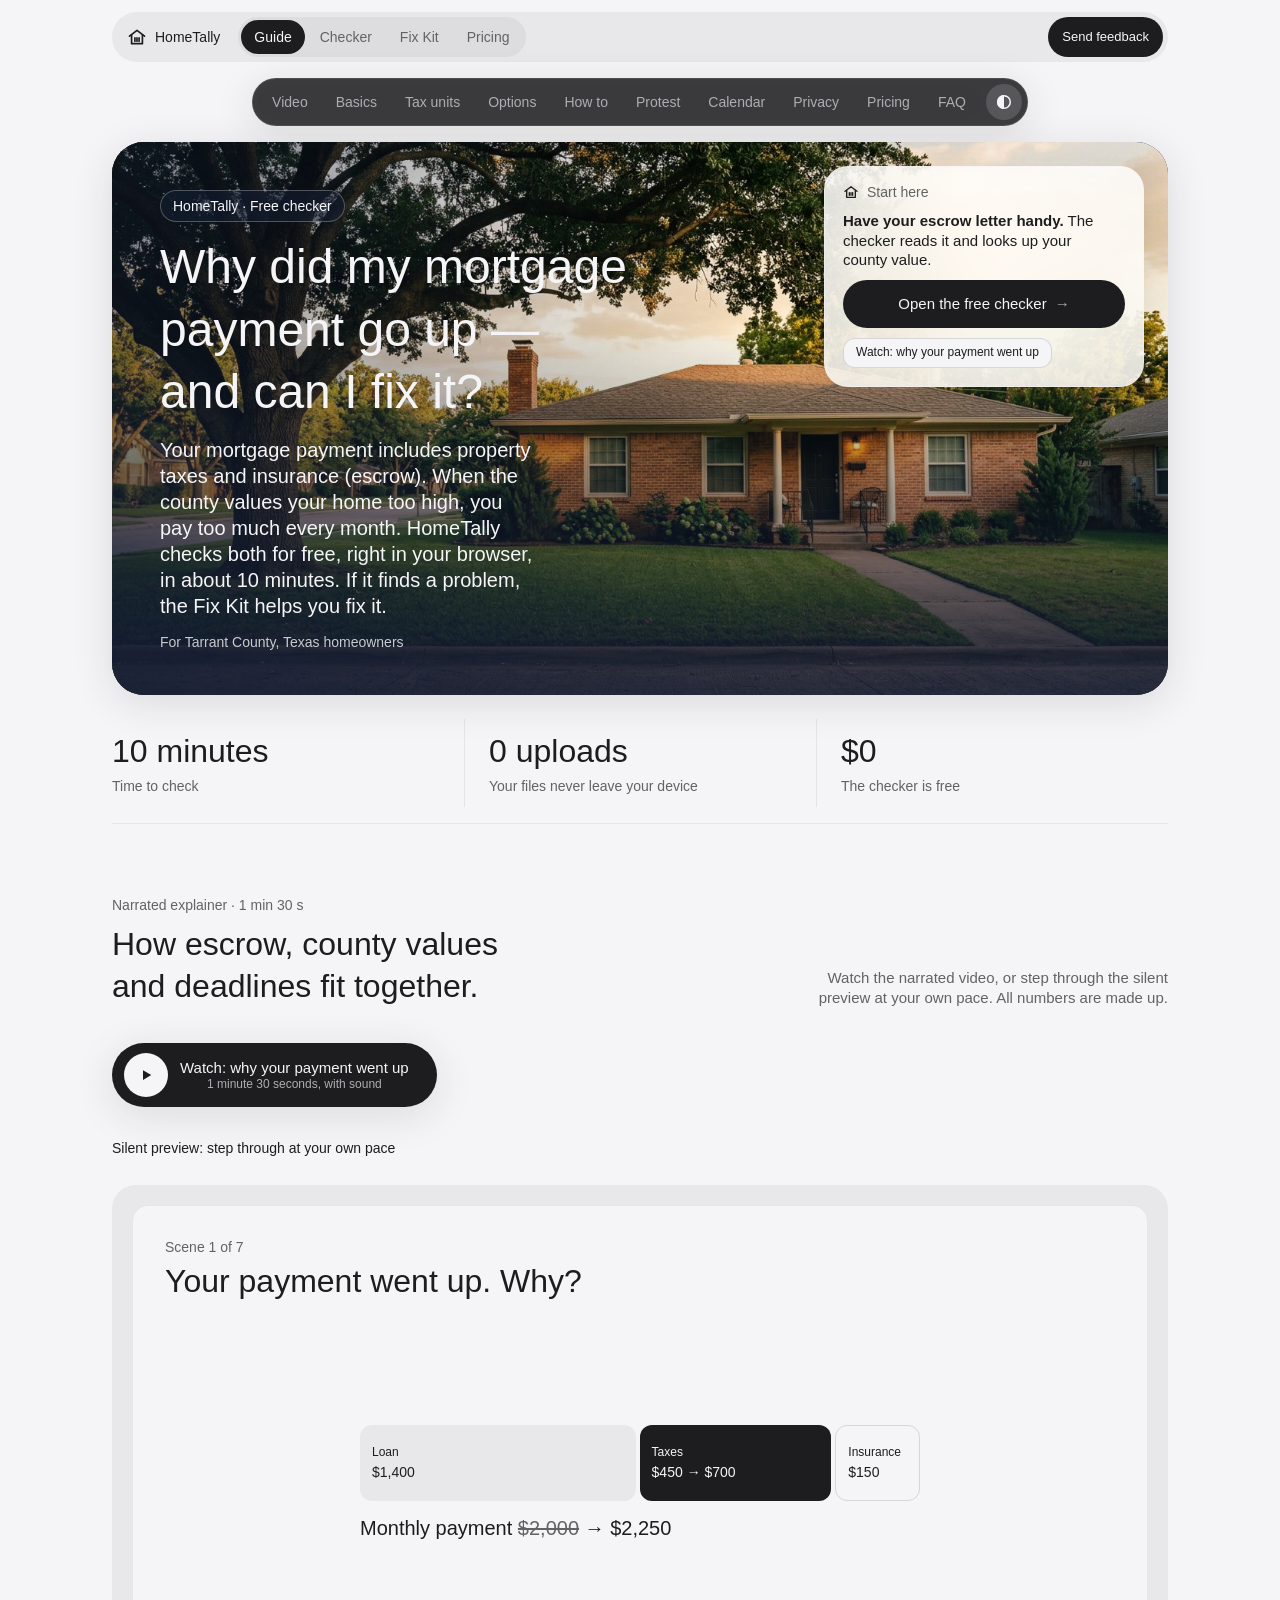
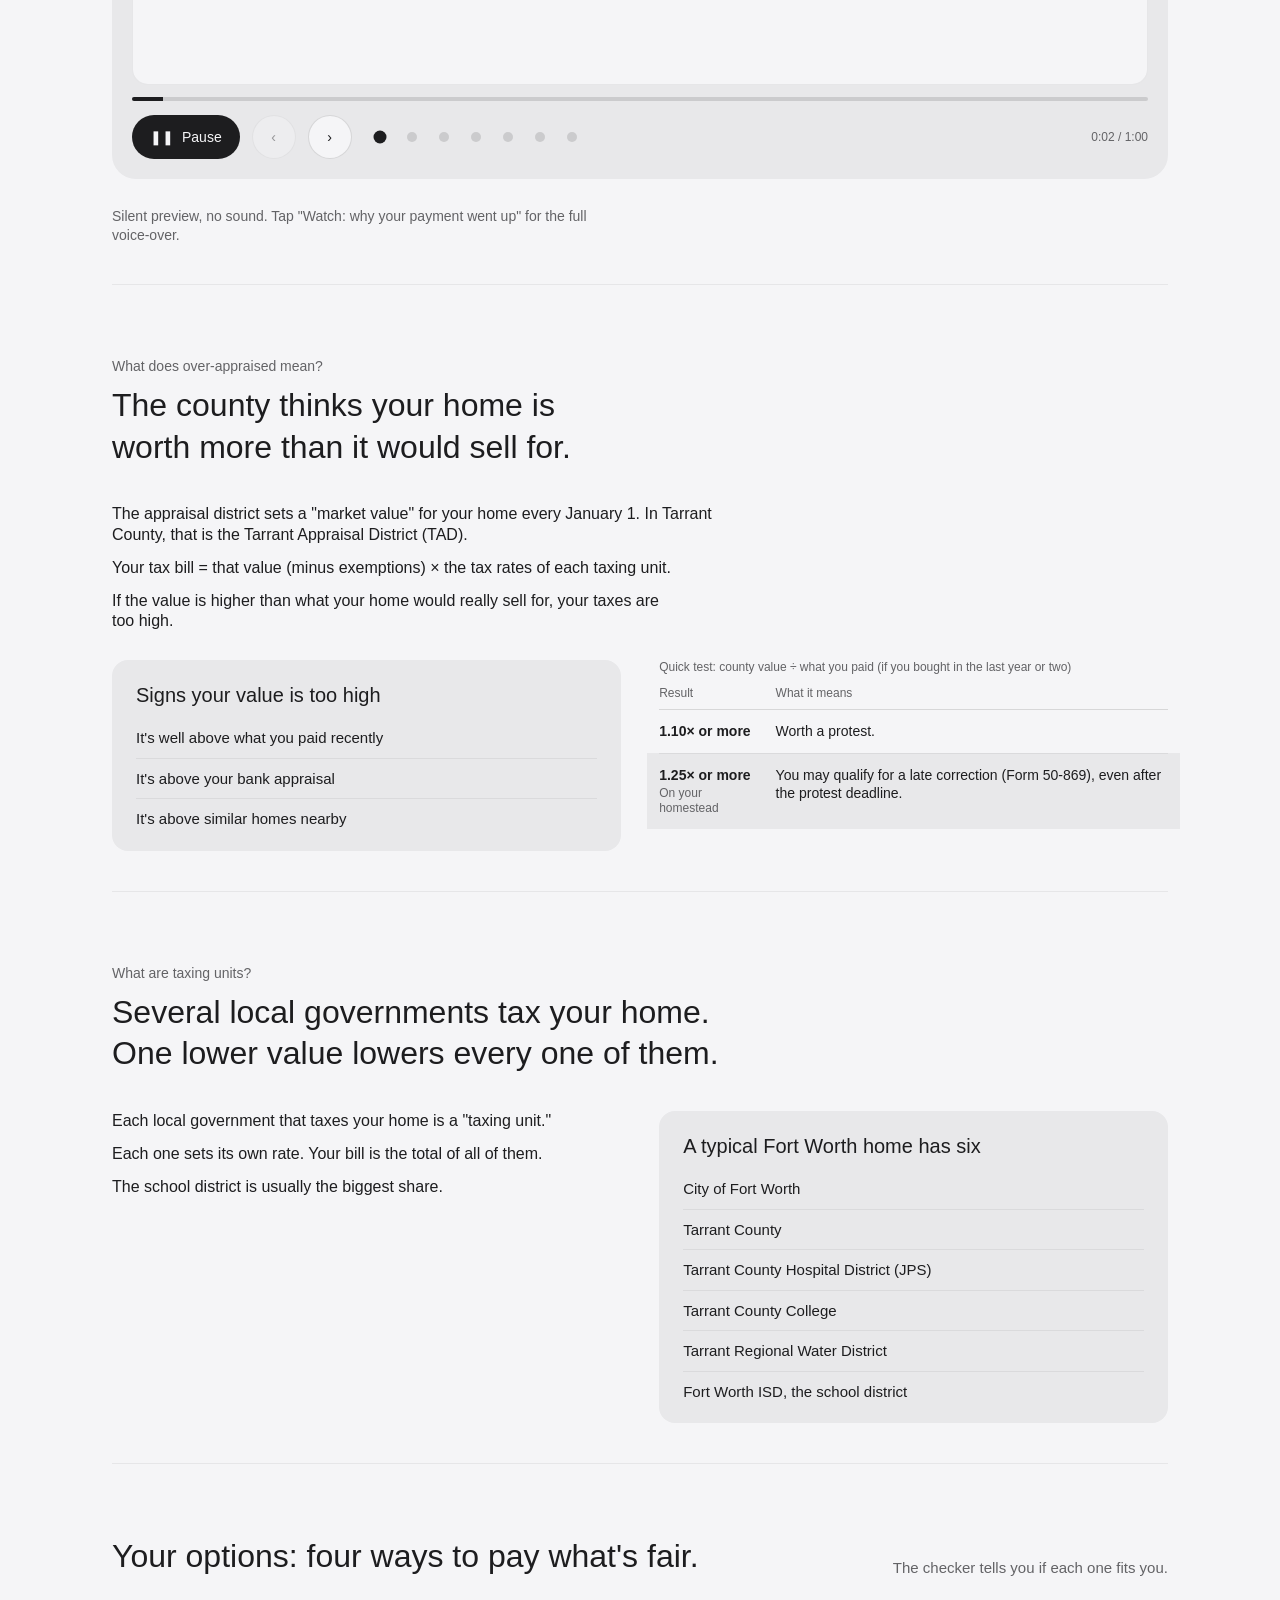
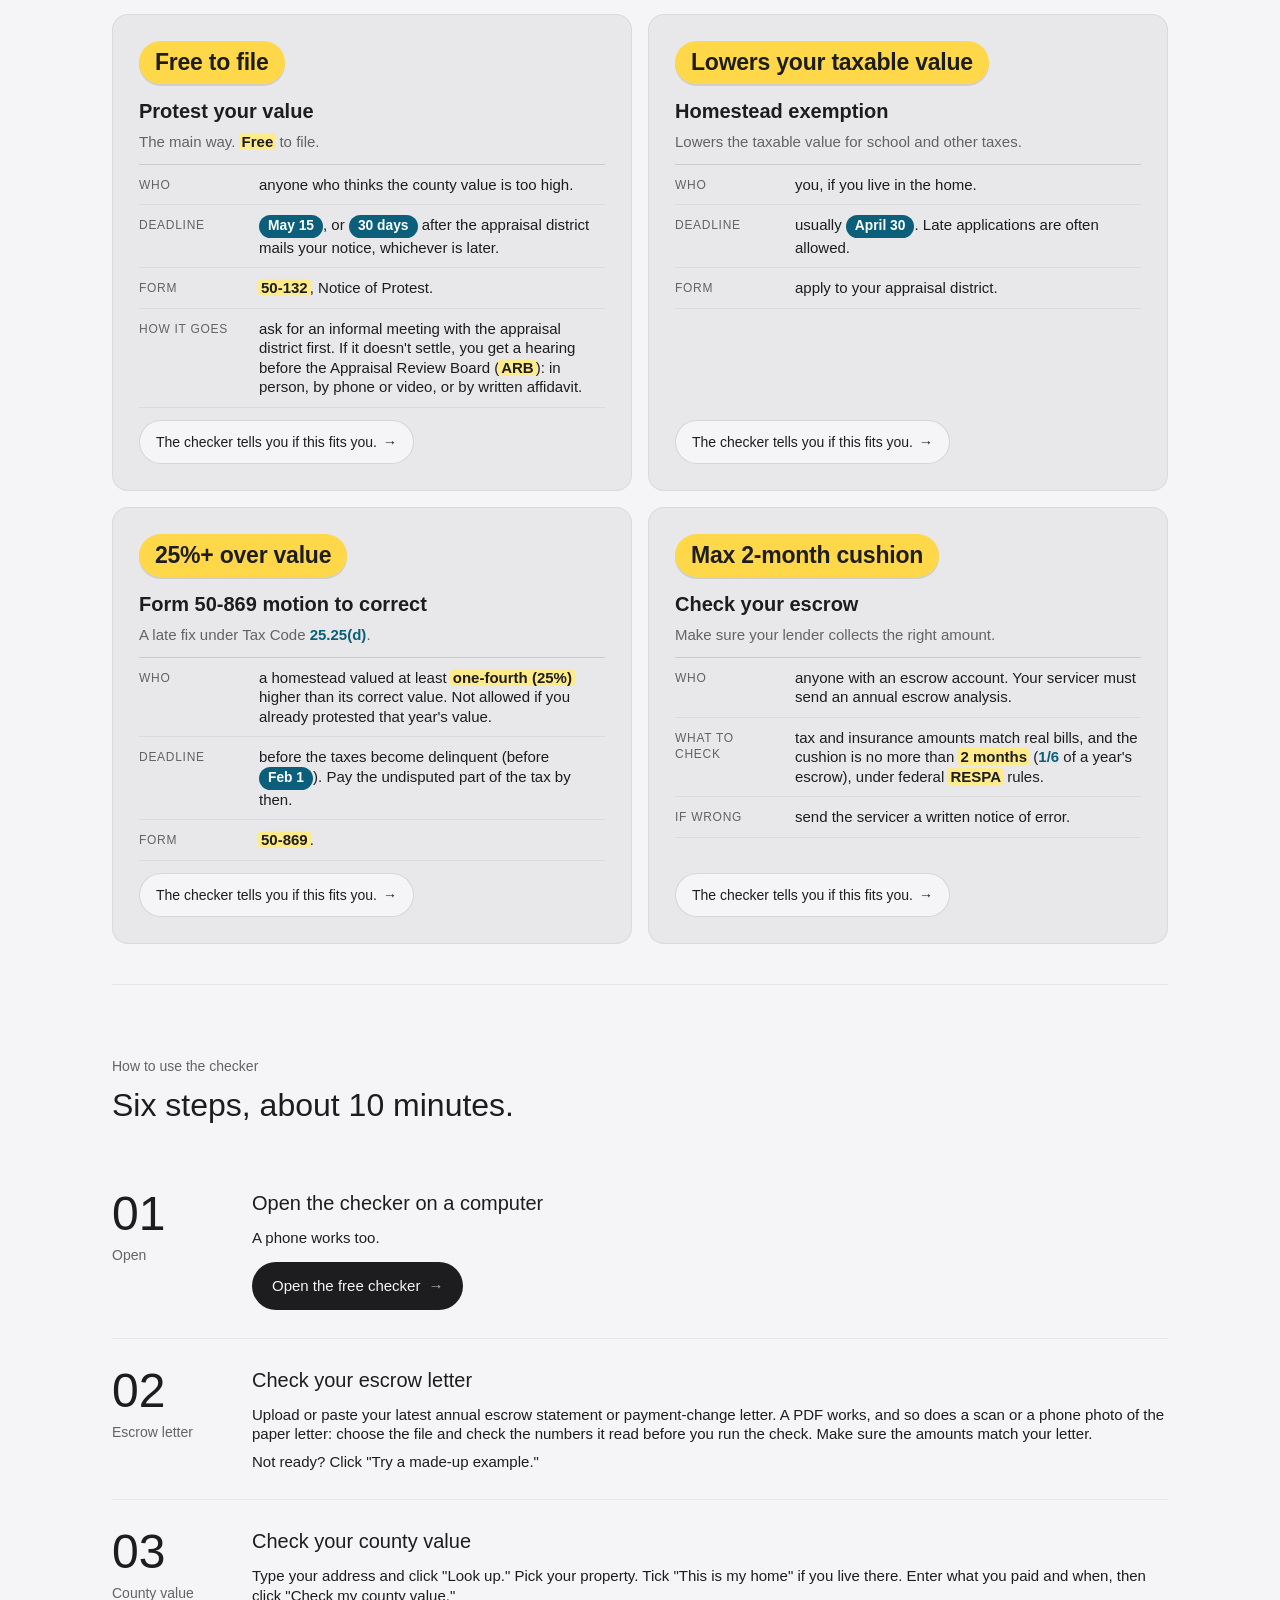
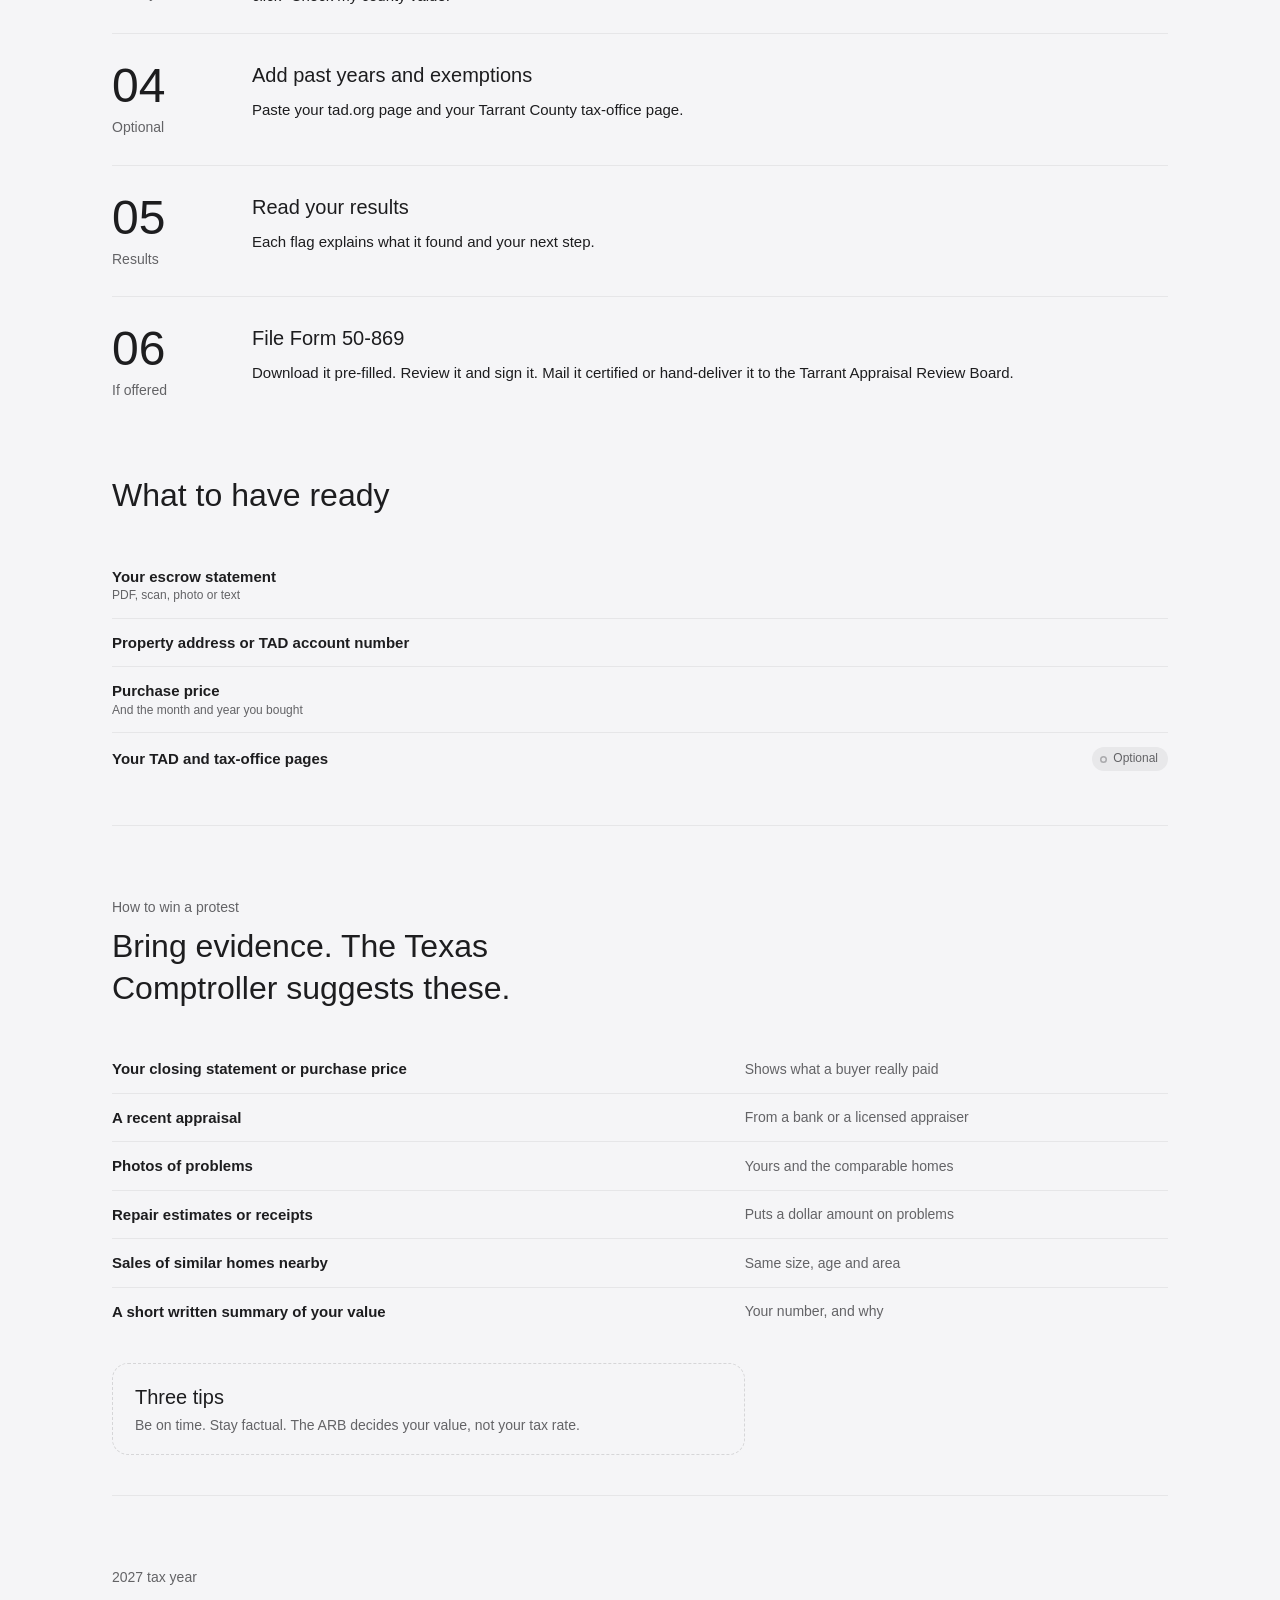
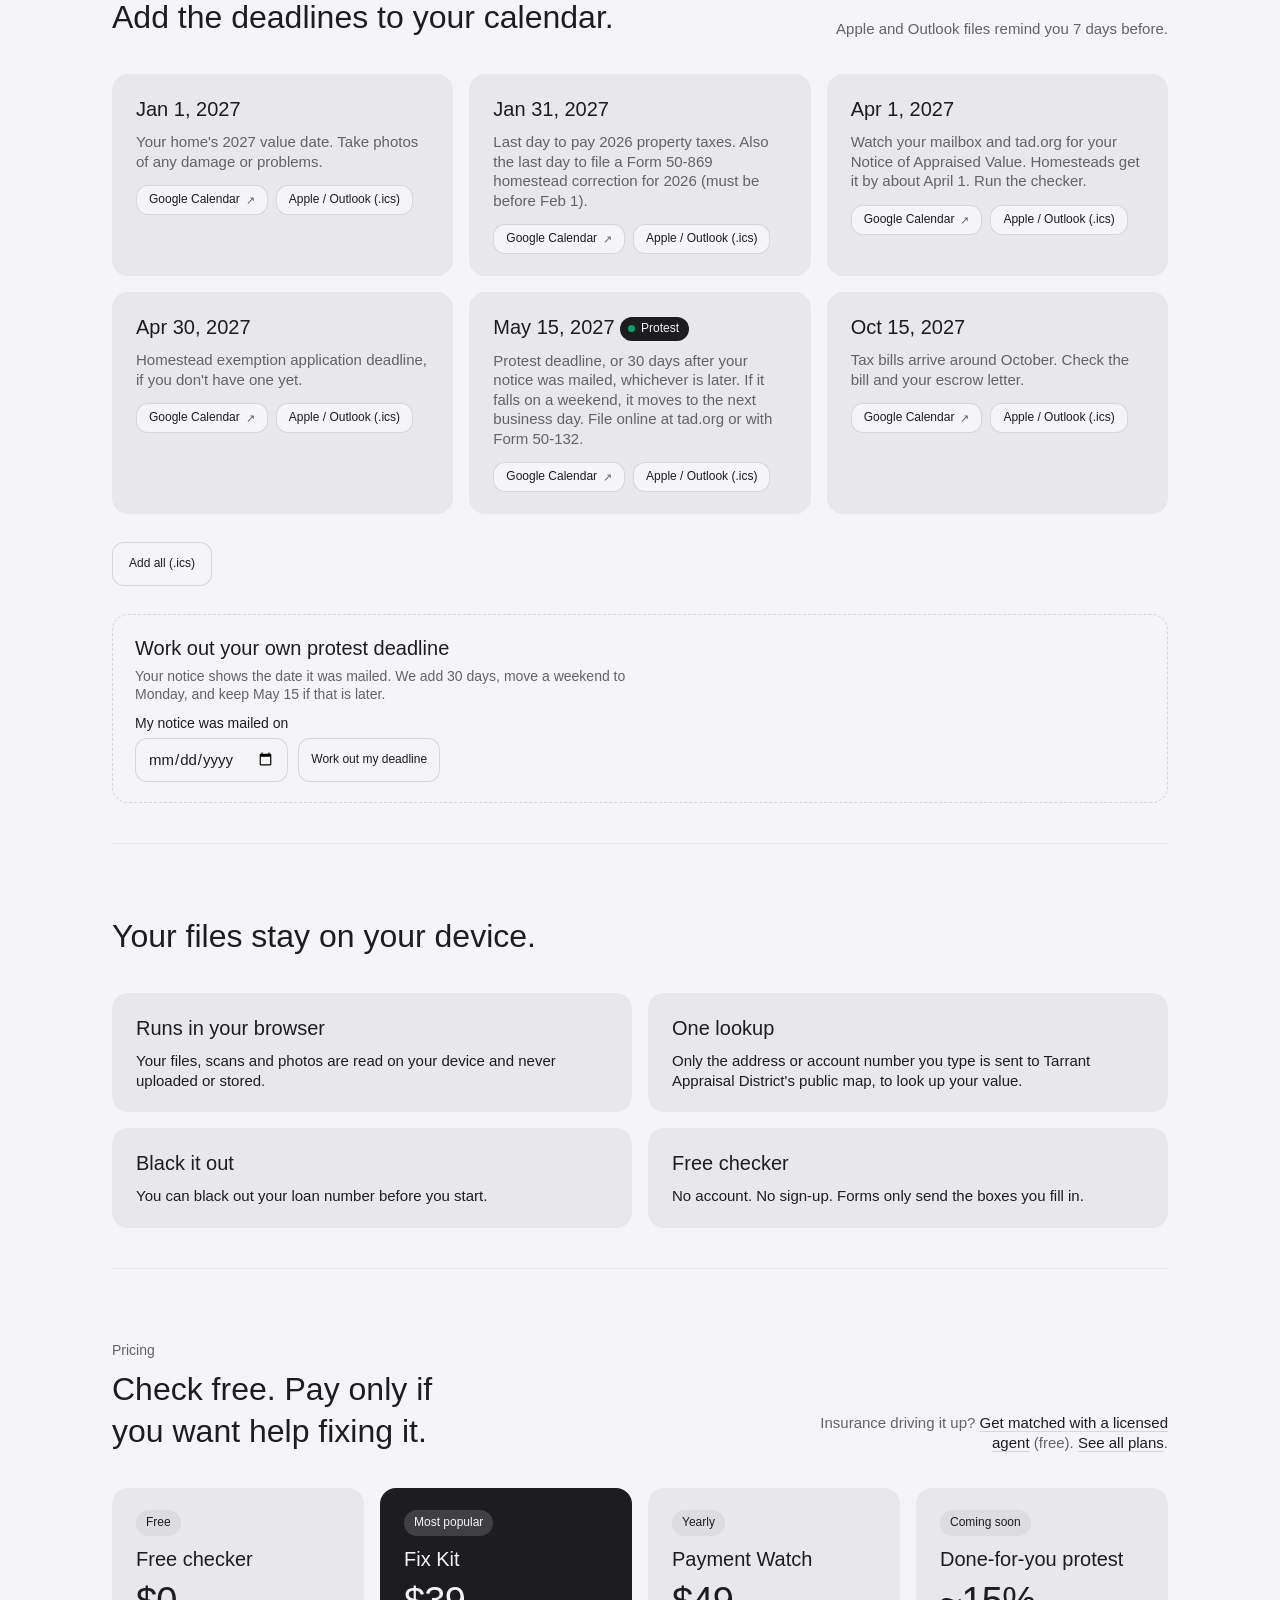
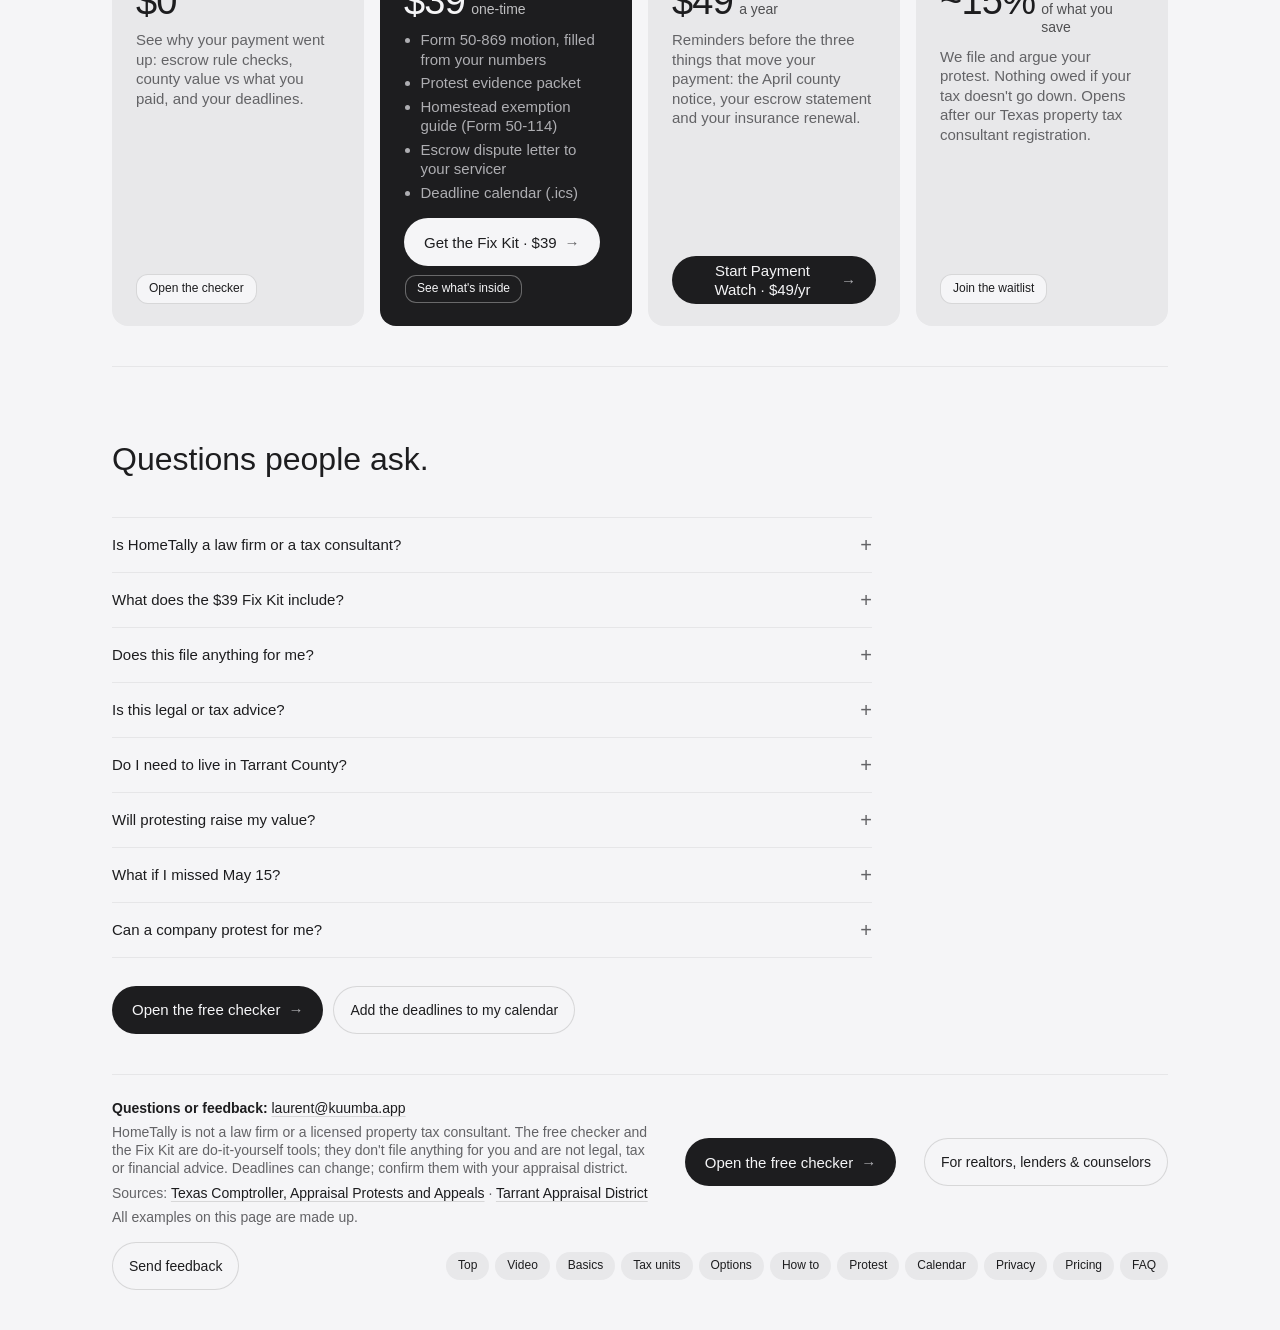
<file: index.html>
<!doctype html>
<html lang="en">
  <head>
    <meta charset="utf-8" />
    <meta name="viewport" content="width=device-width, initial-scale=1" />
    <meta http-equiv="Content-Security-Policy" content="default-src 'self'; script-src 'self' 'unsafe-inline'; style-src 'self' 'unsafe-inline'; img-src 'self' data:; media-src 'self'; font-src 'none'; connect-src https://docs.google.com; form-action 'none'; base-uri 'none'; object-src 'none'" />
    <meta name="referrer" content="no-referrer" />
    <meta name="description" content="Why did my mortgage payment go up, and can I fix it? HomeTally is a free guide and checker for Tarrant County homeowners: escrow, county value and deadlines." />
    <meta property="og:site_name" content="HomeTally" />
    <meta property="og:title" content="HomeTally: why did my mortgage payment go up, and can I fix it?" />
    <meta property="og:description" content="Free checker for your escrow letter and county value. Your files never leave your device." />
    <meta property="og:type" content="website" />
    <meta property="og:url" content="https://laurent5127415.github.io/escrow-checker/" />
    <meta property="og:image" content="https://laurent5127415.github.io/escrow-checker/escrow_hero.jpg" />
    <meta name="theme-color" content="#1d1d1f" />
    <title>HomeTally: Why did my mortgage payment go up — and can I fix it?</title>
    <link rel="icon" href="data:image/svg+xml,%3Csvg xmlns='http://www.w3.org/2000/svg' viewBox='0 0 24 24' fill='none' stroke='%231d1d1f' stroke-width='2.2' stroke-linecap='round' stroke-linejoin='round'%3E%3Cpath d='M3 11 12 4l9 7'/%3E%3Cpath d='M5.5 9.5V20h13V9.5'/%3E%3Cpath d='M9.5 13v4M12 13v4M14.5 13v4'/%3E%3C/svg%3E" />
    <link rel="stylesheet" href="hark.css" />
    <link rel="stylesheet" href="hark-hero.css" />
    <link rel="stylesheet" href="ht.css" />
    <style>
      /* Primary call to action: the library's capsule look, on a plain link */
      .x-cta {
        display: inline-flex; align-items: center; justify-content: center; gap: 8px;
        min-height: 48px; padding: 0 20px; border-radius: var(--r-pill);
        background: var(--fill-primary); color: var(--text-primary-on);
        font: var(--type-body-strong); text-decoration: none; text-align: center;
        transition: box-shadow var(--dur-quick) ease, transform var(--dur-quick) ease;
      }
      .x-cta::after { content: "\2192"; font-size: 15px; color: var(--text-secondary-on); }
      .x-cta:hover { box-shadow: inset 0 0 0 100px var(--hover-wash-primary-on); }
      .x-cta:active { transform: scale(0.97); }
      .x-ctas { display: flex; flex-wrap: wrap; align-items: center; gap: 10px; }
      .x-ctas .btn { min-height: 48px; padding-inline: 16px; border-radius: var(--r-pill); font: var(--type-label); }
      .callout .x-cta { justify-self: stretch; }
      .callout .x-ctas .btn { justify-self: auto; }

      /* Explainer player */
      .x-player { border-radius: var(--r-l); background: var(--fill-tertiary); padding: clamp(12px, 2vw, 20px); }
      .x-stage {
        position: relative; height: clamp(420px, 44vw, 480px); overflow: hidden;
        border-radius: var(--r-m); background: var(--fill-primary-on); border: 1px solid var(--stroke-secondary);
      }
      .x-scene { position: absolute; inset: 0; display: grid; grid-template-rows: auto 1fr; gap: 12px; padding: clamp(18px, 3vw, 32px); }
      .x-scene[hidden] { display: none; }
      .x-scene__num { font: var(--type-label); color: var(--text-secondary); }
      .x-cap { font: var(--type-title); max-width: 30ch; margin-top: 4px; }
      .x-art { position: relative; display: grid; place-items: center; min-height: 0; }
      .x-controls { display: flex; flex-wrap: wrap; align-items: center; gap: 8px 12px; margin-top: 14px; }
      .x-play {
        display: inline-flex; align-items: center; gap: 8px; min-height: var(--tap); padding: 0 18px;
        border: 0; border-radius: var(--r-pill); background: var(--fill-primary); color: var(--text-primary-on);
        font: var(--type-label); cursor: pointer;
      }
      .x-play:hover { box-shadow: inset 0 0 0 100px var(--hover-wash-primary-on); }
      .x-step {
        min-width: var(--tap); min-height: var(--tap); border-radius: var(--r-pill); cursor: pointer;
        border: 1px solid var(--stroke-primary); background: var(--fill-primary-on); color: var(--text-primary); font: var(--type-label);
      }
      .x-step:hover { box-shadow: inset 0 0 0 100px var(--hover-wash); }
      .x-step:disabled { opacity: 0.4; cursor: default; box-shadow: none; }
      .x-dots { display: flex; flex-wrap: wrap; }
      .x-dots button { width: 32px; height: var(--tap); border: 0; background: none; padding: 0; cursor: pointer; display: grid; place-items: center; }
      .x-dots button::before { content: ""; width: 10px; height: 10px; border-radius: 50%; background: var(--stroke-primary); transition: background var(--dur-quick) ease, transform var(--dur-quick) ease; }
      .x-dots button[aria-current="step"]::before { background: var(--fill-primary); transform: scale(1.3); }
      .x-time { margin-left: auto; font: var(--type-caption); color: var(--text-secondary); font-variant-numeric: tabular-nums; }
      .x-progress { height: 4px; border-radius: var(--r-pill); background: var(--stroke-primary); overflow: hidden; margin-top: 12px; }
      .x-progress span { display: block; height: 100%; width: 0; background: var(--fill-primary); }
      @media (max-width: 599px) { .x-stage { height: 460px; } .x-time { margin-left: 0; } .x-dots button { width: var(--tap); } }

      /* Scene animations run only on the active scene, and freeze on pause */
      .x-scene:not(.is-on) * { animation: none !important; }
      .x-stage.is-frozen * { animation-play-state: paused !important; }
      @keyframes x-fade { from { opacity: 0; transform: translateY(10px); } to { opacity: 1; transform: none; } }
      @keyframes x-pop { 0% { opacity: 0; transform: scale(0.4); } 70% { transform: scale(1.12); } 100% { opacity: 1; transform: scale(1); } }
      @keyframes x-draw { from { stroke-dashoffset: 1; } to { stroke-dashoffset: 0; } }
      .x-in { animation: x-fade 0.6s var(--ease-out) both; }
      .x-popin { animation: x-pop 0.5s var(--ease-out) both; }
      .x-d1 { animation-delay: 0.6s; } .x-d2 { animation-delay: 1.4s; } .x-d3 { animation-delay: 2.4s; }
      .x-d4 { animation-delay: 3.4s; } .x-d5 { animation-delay: 4.4s; } .x-d6 { animation-delay: 5.4s; }
      .x-house { width: clamp(150px, 22vw, 210px); color: var(--text-primary); }
      .x-house * { fill: none; stroke: currentColor; stroke-width: 4; stroke-linejoin: round; stroke-linecap: round; stroke-dasharray: 1; animation: x-draw 1.4s var(--ease-out) both; }
      .x-house .x-roof { stroke-width: 5; }

      /* a: payment split */
      .x-pay { width: min(100%, 560px); display: grid; gap: 14px; }
      .x-pay__bar { display: flex; gap: 4px; height: 76px; }
      .x-seg { display: grid; align-content: center; gap: 2px; padding: 0 12px; border-radius: var(--r-s); font: var(--type-caption); overflow: hidden; white-space: nowrap; min-width: 0; animation: x-fade 0.6s var(--ease-out) both; }
      .x-seg b { font: var(--type-label); }
      .x-seg--loan { flex: 6 1 0; background: var(--fill-tertiary); }
      .x-seg--tax { flex: 2 1 0; background: var(--fill-primary); color: var(--text-primary-on); animation: x-fade 0.6s var(--ease-out) 0.3s both, x-grow 2.4s var(--ease-out) 2.2s both; }
      .x-seg--ins { flex: 1.4 1 0; border: 1.5px solid var(--stroke-primary); animation-delay: 0.6s; }
      @keyframes x-grow { from { flex-grow: 2; } to { flex-grow: 4; } }
      .x-pay__total { font: var(--type-heading); }
      .x-pay__total s { color: var(--text-secondary); }
      .x-up { display: inline-block; animation: x-fade 0.6s var(--ease-out) 3.6s both; }

      /* b: value tag over the house */
      .x-valued { position: relative; display: grid; justify-items: center; gap: 14px; }
      .x-tag {
        position: absolute; top: -6px; left: 62%; padding: 8px 14px; border-radius: var(--r-s);
        background: var(--fill-primary); color: var(--text-primary-on); font: var(--type-label); white-space: nowrap;
        box-shadow: var(--hark-shadow); animation: x-drop 0.9s var(--ease-out) 2s both;
      }
      .x-tag small { display: block; font: var(--type-caption); color: var(--text-secondary-on); }
      @keyframes x-drop { from { opacity: 0; transform: translateY(-40px) rotate(-8deg); } to { opacity: 1; transform: rotate(4deg); } }
      .x-paid { padding: 6px 14px; border-radius: var(--r-pill); background: var(--fill-tertiary); font: var(--type-label); }

      /* c: meter */
      .x-meter { width: min(100%, 560px); display: grid; gap: 10px; }
      .x-meter__track { position: relative; height: 40px; border-radius: var(--r-pill); background: var(--fill-tertiary); }
      .x-meter__fill { position: absolute; inset: 0 auto 0 0; width: 66%; border-radius: var(--r-pill); background: var(--fill-system-red); animation: x-fill 3.6s linear 0.8s both; }
      @keyframes x-fill { 0% { width: 0; background: var(--text-secondary); } 74% { background: var(--text-secondary); } 76% { background: var(--fill-system-red); } 100% { width: 66%; background: var(--fill-system-red); } }
      .x-meter__line { position: absolute; top: -10px; bottom: -10px; left: 50%; border-left: 2px dashed var(--text-primary); }
      .x-meter__scale { position: relative; height: 20px; font: var(--type-caption); color: var(--text-secondary); font-variant-numeric: tabular-nums; }
      .x-meter__scale span { position: absolute; transform: translateX(-50%); white-space: nowrap; }
      .x-meter__scale span:first-child { transform: none; }
      .x-meter__scale span:last-child { transform: translateX(-100%); }
      .x-meter__read { font: var(--type-heading); animation: x-fade 0.6s var(--ease-out) 4.6s both; }
      .x-meter__read b { color: var(--fill-system-red); }

      /* d, e: the tool window */
      .x-tool { width: min(100%, 520px); border-radius: var(--r-m); border: 1px solid var(--stroke-primary); background: var(--fill-tertiary); overflow: hidden; }
      .x-tool__bar { display: flex; align-items: center; gap: 6px; padding: 10px 14px; border-bottom: 1px solid var(--stroke-secondary); font: var(--type-tag); color: var(--text-secondary); }
      .x-tool__bar i { width: 8px; height: 8px; border-radius: 50%; background: var(--stroke-primary); }
      .x-tool__bar span { margin-left: 6px; }
      .x-tool__body { padding: 16px; display: grid; gap: 10px; }
      .x-letter { border-radius: var(--r-s); background: var(--fill-primary-on); padding: 14px 16px; box-shadow: var(--hark-shadow); animation: x-slide 1.2s var(--ease-out) 0.4s both; }
      @keyframes x-slide { from { opacity: 0; transform: translateX(-70%) rotate(-6deg); } to { opacity: 1; transform: none; } }
      .x-letter h4 { margin: 0 0 6px; font: var(--type-label); }
      .x-row { display: flex; align-items: center; gap: 10px; padding: 7px 0; border-top: 1px solid var(--stroke-secondary); font: var(--type-small); }
      .x-row b { margin-left: auto; font-weight: var(--weight-medium); font-variant-numeric: tabular-nums; }
      .x-check { flex: none; width: 22px; height: 22px; border-radius: 50%; display: grid; place-items: center; background: var(--fill-system-green); color: #fff; font-size: 13px; line-height: 1; }
      .x-field { display: flex; align-items: center; gap: 8px; }
      .x-input { flex: 1; min-height: 40px; display: flex; align-items: center; padding: 0 12px; border-radius: var(--r-s); border: 1px solid var(--stroke-primary); background: var(--fill-primary-on); font: var(--type-small); overflow: hidden; }
      .x-type { display: inline-block; overflow: hidden; white-space: nowrap; border-right: 2px solid var(--text-primary); width: 25ch; animation: x-typing 2s steps(25) 0.6s both; }
      @keyframes x-typing { from { width: 0; } to { width: 25ch; } }
      .x-fakebtn { padding: 10px 14px; border-radius: var(--r-s); background: var(--fill-primary); color: var(--text-primary-on); font: var(--type-tag); animation: x-pop 0.4s var(--ease-out) 2.8s both; }
      .x-bad { color: var(--fill-system-red); }

      /* f: flags */
      .x-flags { display: grid; gap: 12px; width: min(100%, 460px); }
      .x-flag { display: flex; align-items: center; gap: 12px; padding: 14px 16px; border-radius: var(--r-m); background: var(--fill-tertiary); font: var(--type-body-strong); }
      .x-flag svg { flex: none; width: 24px; height: 24px; color: var(--fill-system-orange); }
      .x-flag small { display: block; font: var(--type-caption); color: var(--text-secondary); }

      /* g: calendar pages */
      .x-cals { display: flex; gap: clamp(10px, 2vw, 20px); perspective: 800px; }
      .x-cal { position: relative; width: clamp(88px, 14vw, 130px); border-radius: var(--r-m); overflow: hidden; background: var(--fill-tertiary); text-align: center; transform-origin: top center; animation: x-flip 0.9s var(--ease-out) both; }
      .x-cal:nth-child(2) { animation-delay: 1.8s; } .x-cal:nth-child(3) { animation-delay: 3.2s; }
      @keyframes x-flip { from { opacity: 0; transform: rotateX(-95deg); } to { opacity: 1; transform: none; } }
      .x-cal__m { padding: 6px; background: var(--fill-primary); color: var(--text-primary-on); font: var(--type-tag); text-transform: uppercase; letter-spacing: 0.06em; }
      .x-cal__d { padding: 10px 0 4px; font: var(--weight-medium) clamp(34px, 5vw, 48px)/1 var(--sans); }
      .x-cal__w { padding-bottom: 12px; font: var(--type-caption); color: var(--text-secondary); }
      .x-cal .x-check { position: absolute; top: 34px; right: 8px; }
      .x-cal:nth-child(1) .x-check { animation-delay: 1s; } .x-cal:nth-child(2) .x-check { animation-delay: 2.8s; } .x-cal:nth-child(3) .x-check { animation-delay: 4.2s; }

      @media (prefers-reduced-motion: reduce) {
        .x-scene * { animation-duration: 1ms !important; animation-delay: 0s !important; }
      }

      /* Deadline cards and notice form */
      .x-cal-card .links { margin-top: 14px; }
      .x-cal-card p { color: var(--text-secondary); }
      .x-form { display: flex; flex-wrap: wrap; align-items: end; gap: 10px; margin-top: 10px; }
      .x-form label { display: grid; gap: 6px; font: var(--type-label); }
      .x-form input {
        min-height: var(--tap); padding: 0 12px; border-radius: var(--r-s); border: 1px solid var(--stroke-primary);
        background: var(--fill-primary-on); color: var(--text-primary); font: var(--type-body);
      }
      .x-form button { min-height: var(--tap); cursor: pointer; }
      .x-result { margin-top: 14px; display: grid; gap: 10px; }
      .x-result[hidden] { display: none; }
      .x-result strong { font: var(--type-heading); }

      /* FAQ accordion */
      .x-faq { max-width: 760px; border-top: 1px solid var(--stroke-secondary); }
      .x-faq details { border-bottom: 1px solid var(--stroke-secondary); }
      .x-faq summary {
        display: flex; align-items: center; justify-content: space-between; gap: 16px;
        min-height: var(--tap); padding: 14px 0; cursor: pointer; list-style: none; font: var(--type-body-strong);
      }
      .x-faq summary::-webkit-details-marker { display: none; }
      .x-faq summary::after { content: "+"; flex: none; font: var(--type-heading); color: var(--text-secondary); transition: transform var(--dur-quick) ease; }
      .x-faq details[open] summary::after { transform: rotate(45deg); }
      .x-faq details p { padding: 0 0 16px; max-width: 62ch; color: var(--text-secondary); }

      .x-sources { display: grid; gap: 6px; max-width: 70ch; }

      /* Site bar shared with the checker (check/index.html) */
      .sitebar { max-width: var(--page-max); width: 100%; justify-self: center; }
      .sitebar__in { display: flex; align-items: center; gap: 6px; padding: 5px; border-radius: var(--r-pill); background: var(--fill-tertiary); }
      .sitebar__brand { display: inline-flex; align-items: center; gap: 8px; padding: 0 12px 0 10px; min-height: 40px; font: var(--type-label); text-decoration: none; white-space: nowrap; color: var(--text-primary); }
      .sitebar__links { display: flex; gap: 2px; margin-right: auto; padding: 3px; border-radius: var(--r-pill); background: var(--hover-wash); }
      .sitebar__links a { display: inline-flex; align-items: center; min-height: 34px; padding: 0 13px; border-radius: var(--r-pill); font: var(--type-label); color: var(--text-secondary); text-decoration: none; white-space: nowrap; }
      .sitebar__links a:hover { color: var(--text-primary); }
      .sitebar__links a[aria-current="page"] { background: var(--fill-primary); color: var(--text-primary-on); }
      .sitebar__fb { display: inline-flex; align-items: center; min-height: 40px; padding: 0 14px; border-radius: var(--r-pill); background: var(--fill-primary); color: var(--text-primary-on); font: var(--weight-medium) 13px/1.1 var(--sans); text-decoration: none; white-space: nowrap; }
      .sitebar__fb:hover { box-shadow: inset 0 0 0 100px var(--hover-wash-primary-on); }
      @media (max-width: 699px) {
        .sitebar__in { flex-wrap: wrap; border-radius: 22px; padding: 6px; row-gap: 6px; }
        .sitebar__brand { order: 1; padding: 0 4px 0 8px; min-height: 38px; }
        .sitebar__fb { order: 2; margin-left: auto; min-height: 38px; padding: 0 11px; font-size: 12px; }
        .sitebar__links { order: 3; flex: 1 1 100%; margin: 0; }
        .sitebar__links a { flex: 1; justify-content: center; min-height: 40px; padding: 0 6px; }
      }
      @media (max-width: 599px) { .cards:has(> :nth-child(4):last-child) { grid-template-columns: 1fr; } }
      /* Narrated video slot (filled only when the final MP4 is published next to this page) */
      .x-video { border-radius: var(--r-l); background: var(--fill-tertiary); padding: clamp(12px, 2vw, 20px); }
      .x-video video { display: block; width: 100%; height: auto; border-radius: var(--r-m); background: #000; }
      /* Options cards: key-fact chip, labeled rows, marker highlights (sweep in on scroll) */
      .ht-opts { --ht-accent: light-dark(#0b5f7a, #7fd3f5); --ht-mark: light-dark(#ffeb8a, #5c4d0a); --ht-chip: #ffd84a; }
      .ht-opt { display: flex; flex-direction: column; gap: 12px; padding: clamp(18px, 2.4vw, 26px); border-radius: var(--r-m); background: var(--fill-tertiary); border: 1px solid var(--stroke-secondary); }
      .ht-opt__chip { align-self: flex-start; margin: 0; padding: 8px 16px; border-radius: var(--r-pill); background: var(--ht-chip); color: #1d1d1f; font: 700 clamp(19px, 2.2vw, 23px)/1.2 var(--sans, system-ui); letter-spacing: -0.01em; box-shadow: 0 2px 0 #1d1d1f1f; }
      .ht-opt h3 { font: var(--type-heading); font-weight: 600; color: var(--text-primary); margin: 2px 0 0; }
      .ht-opt__quote { margin: -4px 0 0; color: var(--text-secondary); font: var(--type-body); }
      .ht-opt__rows { display: grid; grid-template-columns: 7.5rem minmax(0, 1fr); gap: 0; margin: 0; border-top: 1px solid var(--stroke-primary); }
      .ht-opt__rows > div { display: contents; }
      .ht-opt__rows dt, .ht-opt__rows dd { padding: 10px 0; border-bottom: 1px solid var(--stroke-secondary); }
      .ht-opt__rows dt { padding-right: 14px; font: var(--type-label); font-size: 12px; letter-spacing: 0.06em; text-transform: uppercase; color: var(--text-secondary); padding-top: 13px; }
      .ht-opt__rows dd { margin: 0; color: var(--text-primary); }
      .ht-opt .num { color: var(--ht-accent); font-weight: 800; }
      .ht-date { display: inline-block; padding: 1px 9px; border-radius: var(--r-pill); background: var(--ht-accent); color: light-dark(#ffffff, #0d1b22); font-weight: 700; font-size: 0.92em; line-height: 1.5; white-space: nowrap; }
      .ht-opt mark.hl { color: var(--text-primary); font-weight: 700; padding: 0 3px; margin: 0 -1px; border-radius: 4px; -webkit-box-decoration-break: clone; box-decoration-break: clone;
        background: linear-gradient(var(--ht-mark), var(--ht-mark)) no-repeat 0 0 / 100% 100%; }
      .ht-opt__fit { margin-top: auto; align-self: flex-start; display: inline-flex; align-items: center; min-height: var(--tap); padding: 0 16px; border-radius: var(--r-pill); border: 1px solid var(--stroke-primary); background: var(--fill-primary-on); color: var(--text-primary); font: var(--type-label); text-decoration: none; }
      .ht-opt__fit:hover { box-shadow: inset 0 0 0 100px var(--hover-wash); }
      .ht-opt__fit:focus-visible { outline: 2px solid var(--ht-accent); outline-offset: 2px; }
      @media (max-width: 420px) { .ht-opt__rows { grid-template-columns: 1fr; } .ht-opt__rows dt { padding: 10px 0 0; border-bottom: 0; } .ht-opt__rows dd { padding-top: 2px; } }
      @media (prefers-reduced-motion: no-preference) {
        .js-anim .ht-opt { opacity: 0; transform: translateY(28px); transition: opacity 0.6s var(--ease-out), transform 0.7s var(--ease-out); transition-delay: calc(var(--i, 0) * 120ms); }
        .js-anim .ht-opt.is-in { opacity: 1; transform: none; }
        .js-anim .ht-opt mark.hl { background-size: 0% 100%; transition: background-size 0.7s cubic-bezier(.6,.05,.3,1); transition-delay: calc(var(--i, 0) * 120ms + 450ms + var(--j, 0) * 160ms); }
        .js-anim .ht-opt.is-in mark.hl { background-size: 100% 100%; }
      }
    </style>
  </head>
  <body>
    <div class="page" id="top">
      <div class="sitebar" role="banner"><div class="sitebar__in"><a class="sitebar__brand" href="./"><svg width="20" height="20" viewBox="0 0 24 24" fill="none" stroke="currentColor" stroke-width="2" stroke-linecap="round" stroke-linejoin="round" aria-hidden="true"><path d="M3 11 12 4l9 7"/><path d="M5.5 9.5V20h13V9.5"/><path d="M9.5 13v4M12 13v4M14.5 13v4"/></svg>HomeTally</a><nav class="sitebar__links" aria-label="Pages"><a href="./" aria-current="page">Guide</a><a href="check/">Checker</a><a href="fix-kit/">Fix Kit</a><a href="plans/">Pricing</a></nav><a class="sitebar__fb" href="mailto:laurent@kuumba.app?subject=HomeTally%20feedback">Send feedback</a></div></div>
      <header class="nav glass" data-auto></header>
      <main class="main">
        <section class="hero">
          <img class="hero__img" src="escrow_hero.jpg" width="1376" height="768" fetchpriority="high" alt="A brick single-story home at golden hour under a large oak tree" />
          <div class="hero__copy">
            <p class="hero__eyebrow">HomeTally · Free checker</p>
            <h1>Why did my mortgage payment go up — and can I fix it?</h1>
            <p class="hero__sub">Your mortgage payment includes property taxes and insurance (escrow). When the county values your home too high, you pay too much every month. HomeTally checks both for free, right in your browser, in about 10 minutes. If it finds a problem, the Fix Kit helps you fix it.</p>
            <p class="hero__meta">For Tarrant County, Texas homeowners</p>
          </div>
          <aside class="callout" aria-label="Start here">
            <p class="callout__head"><svg width="16" height="16" viewBox="0 0 24 24" fill="none" stroke="currentColor" stroke-width="2" stroke-linecap="round" stroke-linejoin="round" aria-hidden="true"><path d="M3 11 12 4l9 7"/><path d="M5.5 9.5V20h13V9.5"/><path d="M9.5 13v4M12 13v4M14.5 13v4"/></svg> Start here</p>
            <p class="callout__lead"><strong>Have your escrow letter handy.</strong> The checker reads it and looks up your county value.</p>
            <a class="x-cta" href="./check/">Open the free checker</a>
            <button class="btn" type="button" data-video-open>Watch: why your payment went up</button>
          </aside>
        </section>

        <section class="stats" aria-label="At a glance">
          <div class="stat"><span class="stat__fig">10 minutes</span><span class="stat__label">Time to check</span></div>
          <div class="stat"><span class="stat__fig">0 uploads</span><span class="stat__label">Your files never leave your device</span></div>
          <div class="stat"><span class="stat__fig">$0</span><span class="stat__label">The checker is free</span></div>
        </section>

        <section class="section" id="watch" data-nav="Video">
          <div class="head">
            <p class="head__eyebrow">Narrated explainer · 1 min 30 s</p>
            <h2>How escrow, county values and deadlines fit together.</h2>
            <p class="head__sub">Watch the narrated video, or step through the silent preview at your own pace. All numbers are made up.</p>
          </div>
          <div class="x-ctas">
            <button class="ht-videobtn" type="button" data-video-open aria-haspopup="dialog">
              <span class="ht-videobtn__icon" aria-hidden="true"><svg width="18" height="18" viewBox="0 0 24 24" fill="currentColor"><path d="M8 5.5v13l11-6.5z"/></svg></span>
              <span>Watch: why your payment went up<small>1 minute 30 seconds, with sound</small></span>
            </button>
          </div>
          <h3 class="x-silent-h" style="margin:clamp(20px,3vw,32px) 0 8px;font:var(--type-label)">Silent preview: step through at your own pace</h3>
          <div class="x-player" id="player">
            <div class="x-stage" id="stage" aria-live="polite" aria-roledescription="slideshow" aria-label="Silent animated preview">
              <div class="x-scene is-on" data-cap="Your payment went up. Why?">
                <div><p class="x-scene__num">Scene 1 of 7</p><p class="x-cap">Your payment went up. Why?</p></div>
                <div class="x-art" aria-hidden="true">
                  <div class="x-pay">
                    <div class="x-pay__bar">
                      <span class="x-seg x-seg--loan">Loan<b>$1,400</b></span>
                      <span class="x-seg x-seg--tax">Taxes<b>$450 <span class="x-up">→ $700</span></b></span>
                      <span class="x-seg x-seg--ins">Insurance<b>$150</b></span>
                    </div>
                    <p class="x-pay__total">Monthly payment <s>$2,000</s> <span class="x-up">→ $2,250</span></p>
                  </div>
                </div>
              </div>
              <div class="x-scene" hidden data-cap="Taxes come from the county's value of your home.">
                <div><p class="x-scene__num">Scene 2 of 7</p><p class="x-cap">Taxes come from the county's value of your home.</p></div>
                <div class="x-art" aria-hidden="true">
                  <div class="x-valued">
                    <svg class="x-house" viewBox="0 0 200 160">
                      <path class="x-roof" pathLength="1" d="M14 82 L100 18 L186 82" />
                      <path pathLength="1" d="M36 70 V150 H164 V70" />
                      <path pathLength="1" d="M88 150 V108 H112 V150" />
                      <path pathLength="1" d="M52 92 H78 V114 H52 Z" />
                      <path pathLength="1" d="M122 92 H148 V114 H122 Z" />
                    </svg>
                    <span class="x-tag"><small>TAD value</small>$400,000</span>
                    <span class="x-paid x-in x-d2">Bought for $300,000</span>
                  </div>
                </div>
              </div>
              <div class="x-scene" hidden data-cap="Too high? If it's 25% or more above what it's really worth, Texas gives homesteads a fix.">
                <div><p class="x-scene__num">Scene 3 of 7</p><p class="x-cap">Too high? If it's 25% or more above what it's really worth, Texas gives homesteads a fix.</p></div>
                <div class="x-art" aria-hidden="true">
                  <div class="x-meter">
                    <div class="x-meter__track"><span class="x-meter__fill"></span><span class="x-meter__line"></span></div>
                    <div class="x-meter__scale"><span style="left:0">1.00×</span><span style="left:50%">1.25× line</span><span style="left:100%">1.50×</span></div>
                    <p class="x-meter__read">$400,000 ÷ $300,000 = <b>1.33×</b></p>
                  </div>
                </div>
              </div>
              <div class="x-scene" hidden data-cap="Step 1: Check your escrow letter.">
                <div><p class="x-scene__num">Scene 4 of 7</p><p class="x-cap">Step 1: Check your escrow letter.</p></div>
                <div class="x-art" aria-hidden="true">
                  <div class="x-tool">
                    <div class="x-tool__bar"><i></i><i></i><i></i><span>HomeTally</span></div>
                    <div class="x-tool__body">
                      <div class="x-letter">
                        <h4>Annual escrow statement</h4>
                        <p class="x-row">Property tax <b>$5,400</b><span class="x-check x-popin x-d2">✓</span></p>
                        <p class="x-row">Insurance <b>$1,800</b><span class="x-check x-popin x-d3">✓</span></p>
                        <p class="x-row">Cushion <b>2 months</b><span class="x-check x-popin x-d4">✓</span></p>
                      </div>
                    </div>
                  </div>
                </div>
              </div>
              <div class="x-scene" hidden data-cap="Step 2: Check your county value.">
                <div><p class="x-scene__num">Scene 5 of 7</p><p class="x-cap">Step 2: Check your county value.</p></div>
                <div class="x-art" aria-hidden="true">
                  <div class="x-tool">
                    <div class="x-tool__bar"><i></i><i></i><i></i><span>HomeTally</span></div>
                    <div class="x-tool__body">
                      <div class="x-field"><span class="x-input"><span class="x-type">100 Sample Ln, Fort Worth</span></span><span class="x-fakebtn">Look up</span></div>
                      <p class="x-row x-in x-d4">County value <b>$400,000</b></p>
                      <p class="x-row x-in x-d5">You paid <b>$300,000</b></p>
                      <p class="x-row x-in x-d6">Compared <b class="x-bad">1.33× too high</b></p>
                    </div>
                  </div>
                </div>
              </div>
              <div class="x-scene" hidden data-cap="Step 3: Get your next step.">
                <div><p class="x-scene__num">Scene 6 of 7</p><p class="x-cap">Step 3: Get your next step.</p></div>
                <div class="x-art" aria-hidden="true">
                  <div class="x-flags">
                    <p class="x-flag x-in x-d1"><svg viewBox="0 0 24 24" fill="currentColor"><path d="M5 2h2v20H5zM8 3h11l-3 5 3 5H8z"/></svg><span>Protest in May<small>Value looks too high</small></span></p>
                    <p class="x-flag x-in x-d3"><svg viewBox="0 0 24 24" fill="currentColor"><path d="M5 2h2v20H5zM8 3h11l-3 5 3 5H8z"/></svg><span>Homestead exemption<small>You live here but have none</small></span></p>
                    <p class="x-flag x-in x-d5"><svg viewBox="0 0 24 24" fill="currentColor"><path d="M5 2h2v20H5zM8 3h11l-3 5 3 5H8z"/></svg><span>Form 50-869 motion<small>25% or more over, on a homestead</small></span></p>
                  </div>
                </div>
              </div>
              <div class="x-scene" hidden data-cap="Step 4: Put the deadlines on your calendar.">
                <div><p class="x-scene__num">Scene 7 of 7</p><p class="x-cap">Step 4: Put the deadlines on your calendar.</p></div>
                <div class="x-art" aria-hidden="true">
                  <div class="x-cals">
                    <div class="x-cal"><p class="x-cal__m">Apr</p><p class="x-cal__d">30</p><p class="x-cal__w">Homestead</p><span class="x-check x-popin">✓</span></div>
                    <div class="x-cal"><p class="x-cal__m">May</p><p class="x-cal__d">15</p><p class="x-cal__w">Protest</p><span class="x-check x-popin">✓</span></div>
                    <div class="x-cal"><p class="x-cal__m">Jan</p><p class="x-cal__d">31</p><p class="x-cal__w">Form 50-869</p><span class="x-check x-popin">✓</span></div>
                  </div>
                </div>
              </div>
            </div>
            <div class="x-progress" aria-hidden="true"><span id="xbar"></span></div>
            <div class="x-controls">
              <button class="x-play" id="xplay" type="button" aria-label="Play explainer"><span aria-hidden="true" id="xicon">▶</span> <span id="xlabel">Play</span></button>
              <button class="x-step" id="xprev" type="button" aria-label="Previous scene">‹</button>
              <button class="x-step" id="xnext" type="button" aria-label="Next scene">›</button>
              <div class="x-dots" id="xdots" role="group" aria-label="Choose a scene"></div>
              <span class="x-time" id="xtime">0:00 / 1:00</span>
            </div>
          </div>
          <p class="fineprint">Silent preview, no sound. Tap "Watch: why your payment went up" for the full voice-over.</p>
        </section>

        <section class="section" id="basics" data-nav="Basics">
          <div class="head">
            <p class="head__eyebrow">What does over-appraised mean?</p>
            <h2>The county thinks your home is worth more than it would sell for.</h2>
          </div>
          <div class="prose">
            <p>The appraisal district sets a "market value" for your home every January 1. In Tarrant County, that is the Tarrant Appraisal District (TAD).</p>
            <p>Your tax bill = that value (minus exemptions) × the tax rates of each taxing unit.</p>
            <p>If the value is higher than what your home would really sell for, your taxes are too high.</p>
          </div>
          <div class="pair">
            <div class="cards">
              <div>
                <h3>Signs your value is too high</h3>
                <ul>
                  <li>It's well above what you paid recently</li>
                  <li>It's above your bank appraisal</li>
                  <li>It's above similar homes nearby</li>
                </ul>
              </div>
            </div>
            <div class="table-wrap">
              <table>
                <caption>Quick test: county value ÷ what you paid (if you bought in the last year or two)</caption>
                <thead>
                  <tr><th scope="col">Result</th><th scope="col">What it means</th></tr>
                </thead>
                <tbody>
                  <tr><th scope="row">1.10× or more</th><td>Worth a protest.</td></tr>
                  <tr class="is-highlight"><th scope="row">1.25× or more <small>On your homestead</small></th><td>You may qualify for a late correction (Form 50-869), even after the protest deadline.</td></tr>
                </tbody>
              </table>
            </div>
          </div>
        </section>

        <section class="section" id="units" data-nav="Tax units">
          <div class="head">
            <p class="head__eyebrow">What are taxing units?</p>
            <h2>Several local governments tax your home. One lower value lowers every one of them.</h2>
          </div>
          <div class="pair">
            <div class="prose">
              <p>Each local government that taxes your home is a "taxing unit."</p>
              <p>Each one sets its own rate. Your bill is the total of all of them.</p>
              <p>The school district is usually the biggest share.</p>
            </div>
            <div class="cards">
              <div>
                <h3>A typical Fort Worth home has six</h3>
                <ul>
                  <li>City of Fort Worth</li>
                  <li>Tarrant County</li>
                  <li>Tarrant County Hospital District (JPS)</li>
                  <li>Tarrant County College</li>
                  <li>Tarrant Regional Water District</li>
                  <li>Fort Worth ISD, the school district</li>
                </ul>
              </div>
            </div>
          </div>
        </section>

        <section class="section" id="options" data-nav="Options">
          <div class="head">
            <h2>Your options: four ways to pay what's fair.</h2>
            <p class="head__sub">The checker tells you if each one fits you.</p>
          </div>
          <div class="cards ht-opts">
            <article class="ht-opt">
              <p class="ht-opt__chip">Free to file</p>
              <h3>Protest your value</h3>
              <p class="ht-opt__quote">The main way. <mark class="hl">Free</mark> to file.</p>
              <dl class="ht-opt__rows"><div><dt>Who</dt><dd>anyone who thinks the county value is too high.</dd></div><div><dt>Deadline</dt><dd><span class="ht-date">May 15</span>, or <span class="ht-date">30 days</span> after the appraisal district mails your notice, whichever is later.</dd></div><div><dt>Form</dt><dd><mark class="hl">50-132</mark>, Notice of Protest.</dd></div><div><dt>How it goes</dt><dd>ask for an informal meeting with the appraisal district first. If it doesn't settle, you get a hearing before the Appraisal Review Board (<mark class="hl">ARB</mark>): in person, by phone or video, or by written affidavit.</dd></div></dl>
              <a class="ht-opt__fit" href="check/">The checker tells you if this fits you.<span aria-hidden="true" style="margin-left:6px">→</span></a>
            </article>
            <article class="ht-opt">
              <p class="ht-opt__chip">Lowers your taxable value</p>
              <h3>Homestead exemption</h3>
              <p class="ht-opt__quote">Lowers the taxable value for school and other taxes.</p>
              <dl class="ht-opt__rows"><div><dt>Who</dt><dd>you, if you live in the home.</dd></div><div><dt>Deadline</dt><dd>usually <span class="ht-date">April 30</span>. Late applications are often allowed.</dd></div><div><dt>Form</dt><dd>apply to your appraisal district.</dd></div></dl>
              <a class="ht-opt__fit" href="check/">The checker tells you if this fits you.<span aria-hidden="true" style="margin-left:6px">→</span></a>
            </article>
            <article class="ht-opt">
              <p class="ht-opt__chip">25%+ over value</p>
              <h3>Form 50-869 motion to correct</h3>
              <p class="ht-opt__quote">A late fix under Tax Code <b class="num">25.25(d)</b>.</p>
              <dl class="ht-opt__rows"><div><dt>Who</dt><dd>a homestead valued at least <mark class="hl">one-fourth (25%)</mark> higher than its correct value. Not allowed if you already protested that year's value.</dd></div><div><dt>Deadline</dt><dd>before the taxes become delinquent (before <span class="ht-date">Feb 1</span>). Pay the undisputed part of the tax by then.</dd></div><div><dt>Form</dt><dd><mark class="hl">50-869</mark>.</dd></div></dl>
              <a class="ht-opt__fit" href="check/">The checker tells you if this fits you.<span aria-hidden="true" style="margin-left:6px">→</span></a>
            </article>
            <article class="ht-opt">
              <p class="ht-opt__chip">Max 2-month cushion</p>
              <h3>Check your escrow</h3>
              <p class="ht-opt__quote">Make sure your lender collects the right amount.</p>
              <dl class="ht-opt__rows"><div><dt>Who</dt><dd>anyone with an escrow account. Your servicer must send an annual escrow analysis.</dd></div><div><dt>What to check</dt><dd>tax and insurance amounts match real bills, and the cushion is no more than <mark class="hl">2 months</mark> (<b class="num">1/6</b> of a year's escrow), under federal <mark class="hl">RESPA</mark> rules.</dd></div><div><dt>If wrong</dt><dd>send the servicer a written notice of error.</dd></div></dl>
              <a class="ht-opt__fit" href="check/">The checker tells you if this fits you.<span aria-hidden="true" style="margin-left:6px">→</span></a>
            </article>
          </div>
        </section>

        <section class="section" id="how" data-nav="How to">
          <div class="head">
            <p class="head__eyebrow">How to use the checker</p>
            <h2>Six steps, about 10 minutes.</h2>
          </div>
          <div class="steps">
            <article class="step">
              <div class="step__intro"><p class="step__num">01</p><p class="step__eyebrow">Open</p></div>
              <div>
                <h3>Open the checker on a computer</h3>
                <p>A phone works too.</p>
                <div class="links" style="margin-top:14px"><a class="x-cta" href="./check/">Open the free checker</a></div>
              </div>
            </article>
            <article class="step">
              <div class="step__intro"><p class="step__num">02</p><p class="step__eyebrow">Escrow letter</p></div>
              <div>
                <h3>Check your escrow letter</h3>
                <p>Upload or paste your latest annual escrow statement or payment-change letter. A PDF works, and so does a scan or a phone photo of the paper letter: choose the file and check the numbers it read before you run the check. Make sure the amounts match your letter.</p>
                <p>Not ready? Click "Try a made-up example."</p>
              </div>
            </article>
            <article class="step">
              <div class="step__intro"><p class="step__num">03</p><p class="step__eyebrow">County value</p></div>
              <div>
                <h3>Check your county value</h3>
                <p>Type your address and click "Look up." Pick your property. Tick "This is my home" if you live there. Enter what you paid and when, then click "Check my county value."</p>
              </div>
            </article>
            <article class="step">
              <div class="step__intro"><p class="step__num">04</p><p class="step__eyebrow">Optional</p></div>
              <div>
                <h3>Add past years and exemptions</h3>
                <p>Paste your tad.org page and your Tarrant County tax-office page.</p>
              </div>
            </article>
            <article class="step">
              <div class="step__intro"><p class="step__num">05</p><p class="step__eyebrow">Results</p></div>
              <div>
                <h3>Read your results</h3>
                <p>Each flag explains what it found and your next step.</p>
              </div>
            </article>
            <article class="step">
              <div class="step__intro"><p class="step__num">06</p><p class="step__eyebrow">If offered</p></div>
              <div>
                <h3>File Form 50-869</h3>
                <p>Download it pre-filled. Review it and sign it. Mail it certified or hand-deliver it to the Tarrant Appraisal Review Board.</p>
              </div>
            </article>
          </div>
          <div class="head" style="margin-top:clamp(32px,4vw,48px)"><h2>What to have ready</h2></div>
          <ul class="checklist">
            <li><span class="checklist__item">Your escrow statement <small>PDF, scan, photo or text</small></span></li>
            <li><span class="checklist__item">Property address or TAD account number</span></li>
            <li><span class="checklist__item">Purchase price <small>And the month and year you bought</small></span></li>
            <li><span class="checklist__item">Your TAD and tax-office pages</span><span class="chip">Optional</span></li>
          </ul>
        </section>

        <section class="section" id="protest" data-nav="Protest">
          <div class="head">
            <p class="head__eyebrow">How to win a protest</p>
            <h2>Bring evidence. The Texas Comptroller suggests these.</h2>
          </div>
          <ul class="checklist">
            <li><span class="checklist__item">Your closing statement or purchase price</span><span class="checklist__note">Shows what a buyer really paid</span></li>
            <li><span class="checklist__item">A recent appraisal</span><span class="checklist__note">From a bank or a licensed appraiser</span></li>
            <li><span class="checklist__item">Photos of problems</span><span class="checklist__note">Yours and the comparable homes</span></li>
            <li><span class="checklist__item">Repair estimates or receipts</span><span class="checklist__note">Puts a dollar amount on problems</span></li>
            <li><span class="checklist__item">Sales of similar homes nearby</span><span class="checklist__note">Same size, age and area</span></li>
            <li><span class="checklist__item">A short written summary of your value</span><span class="checklist__note">Your number, and why</span></li>
          </ul>
          <div class="aside">
            <h3>Three tips</h3>
            <p class="fineprint">Be on time. Stay factual. The ARB decides your value, not your tax rate.</p>
          </div>
        </section>

        <section class="section" id="calendar" data-nav="Calendar">
          <div class="head">
            <p class="head__eyebrow">2027 tax year</p>
            <h2>Add the deadlines to your calendar.</h2>
            <p class="head__sub">Apple and Outlook files remind you 7 days before.</p>
          </div>
          <div class="cards" id="deadlines">
            <div class="x-cal-card" data-i="0">
              <h3>Jan 1, 2027</h3>
              <p>Your home's 2027 value date. Take photos of any damage or problems.</p>
              <div class="links"><a class="btn x-g" href="#calendar" target="_blank" rel="noopener">Google Calendar</a><a class="btn x-ics" href="#calendar">Apple / Outlook (.ics)</a></div>
            </div>
            <div class="x-cal-card" data-i="1">
              <h3>Jan 31, 2027</h3>
              <p>Last day to pay 2026 property taxes. Also the last day to file a Form 50-869 homestead correction for 2026 (must be before Feb 1).</p>
              <div class="links"><a class="btn x-g" href="#calendar" target="_blank" rel="noopener">Google Calendar</a><a class="btn x-ics" href="#calendar">Apple / Outlook (.ics)</a></div>
            </div>
            <div class="x-cal-card" data-i="2">
              <h3>Apr 1, 2027</h3>
              <p>Watch your mailbox and tad.org for your Notice of Appraised Value. Homesteads get it by about April 1. Run the checker.</p>
              <div class="links"><a class="btn x-g" href="#calendar" target="_blank" rel="noopener">Google Calendar</a><a class="btn x-ics" href="#calendar">Apple / Outlook (.ics)</a></div>
            </div>
            <div class="x-cal-card" data-i="3">
              <h3>Apr 30, 2027</h3>
              <p>Homestead exemption application deadline, if you don't have one yet.</p>
              <div class="links"><a class="btn x-g" href="#calendar" target="_blank" rel="noopener">Google Calendar</a><a class="btn x-ics" href="#calendar">Apple / Outlook (.ics)</a></div>
            </div>
            <div class="x-cal-card" data-i="4">
              <h3>May 15, 2027 <span class="chip chip--solid">Protest</span></h3>
              <p>Protest deadline, or 30 days after your notice was mailed, whichever is later. If it falls on a weekend, it moves to the next business day. File online at tad.org or with Form 50-132.</p>
              <div class="links"><a class="btn x-g" href="#calendar" target="_blank" rel="noopener">Google Calendar</a><a class="btn x-ics" href="#calendar">Apple / Outlook (.ics)</a></div>
            </div>
            <div class="x-cal-card" data-i="5">
              <h3>Oct 15, 2027</h3>
              <p>Tax bills arrive around October. Check the bill and your escrow letter.</p>
              <div class="links"><a class="btn x-g" href="#calendar" target="_blank" rel="noopener">Google Calendar</a><a class="btn x-ics" href="#calendar">Apple / Outlook (.ics)</a></div>
            </div>
          </div>
          <div class="links"><a class="btn" id="xall" href="#calendar" style="min-height:var(--tap);padding-inline:16px">Add all (.ics)</a></div>
          <div class="aside" style="max-width:none">
            <h3>Work out your own protest deadline</h3>
            <p class="fineprint">Your notice shows the date it was mailed. We add 30 days, move a weekend to Monday, and keep May 15 if that is later.</p>
            <form class="x-form" id="xnotice">
              <label>My notice was mailed on <input type="date" id="xmailed" required min="2020-01-01" max="2035-12-31" /></label>
              <button class="btn" type="submit">Work out my deadline</button>
            </form>
            <div class="x-result" id="xresult" hidden aria-live="polite">
              <p>My protest deadline: <strong id="xdate"></strong></p>
              <p class="fineprint" id="xwhy"></p>
              <div class="links"><a class="btn" id="xmyg" href="#calendar" target="_blank" rel="noopener">Google Calendar</a><a class="btn" id="xmyics" href="#calendar">Apple / Outlook (.ics)</a></div>
            </div>
          </div>
        </section>

        <section class="section" id="privacy" data-nav="Privacy">
          <div class="head">
            <h2>Your files stay on your device.</h2>
          </div>
          <div class="cards">
            <div><h3>Runs in your browser</h3><p>Your files, scans and photos are read on your device and never uploaded or stored.</p></div>
            <div><h3>One lookup</h3><p>Only the address or account number you type is sent to Tarrant Appraisal District's public map, to look up your value.</p></div>
            <div><h3>Black it out</h3><p>You can black out your loan number before you start.</p></div>
            <div><h3>Free checker</h3><p>No account. No sign-up. Forms only send the boxes you fill in.</p></div>
          </div>
        </section>

        <section class="section" id="pricing" data-nav="Pricing">
          <div class="head">
            <p class="head__eyebrow">Pricing</p>
            <h2>Check free. Pay only if you want help fixing it.</h2>
            <p class="head__sub">Insurance driving it up? <a class="link" href="plans/#insurance">Get matched with a licensed agent</a> (free). <a class="link" href="plans/">See all plans</a>.</p>
          </div>
          <div class="ht-plans">
            <div class="ht-plan">
              <span class="ht-tag">Free</span>
              <h3>Free checker</h3>
              <div class="ht-price">$0</div>
              <p>See why your payment went up: escrow rule checks, county value vs what you paid, and your deadlines.</p>
              <div class="ht-cta-row"><a class="btn" href="check/">Open the checker</a></div>
            </div>
            <div class="ht-plan ht-plan--main">
              <span class="ht-tag">Most popular</span>
              <h3>Fix Kit</h3>
              <div class="ht-price">$39 <small>one-time</small></div>
              <ul><li>Form 50-869 motion, filled from your numbers</li><li>Protest evidence packet</li><li>Homestead exemption guide (Form 50-114)</li><li>Escrow dispute letter to your servicer</li><li>Deadline calendar (.ics)</li></ul>
              <div class="ht-cta-row"><button class="x-cta" type="button" data-buy="fixKit">Get the Fix Kit · $39</button><a class="btn ht-ghost" href="fix-kit/">See what's inside</a></div>
            </div>
            <div class="ht-plan" id="watch-card">
              <span class="ht-tag">Yearly</span>
              <h3>Payment Watch</h3>
              <div class="ht-price">$49 <small>a year</small></div>
              <p>Reminders before the three things that move your payment: the April county notice, your escrow statement and your insurance renewal.</p>
              <div class="ht-cta-row"><button class="x-cta" type="button" data-buy="watch">Start Payment Watch · $49/yr</button></div>
            </div>
            <div class="ht-plan">
              <span class="ht-tag">Coming soon</span>
              <h3>Done-for-you protest</h3>
              <div class="ht-price">~15% <small>of what you save</small></div>
              <p>We file and argue your protest. Nothing owed if your tax doesn't go down. Opens after our Texas property tax consultant registration.</p>
              <div class="ht-cta-row"><a class="btn" href="plans/#protest">Join the waitlist</a></div>
            </div>
          </div>
        </section>

        <section class="section" id="faq" data-nav="FAQ">
          <div class="head"><h2>Questions people ask.</h2></div>
          <div class="x-faq">
            <details><summary>Is HomeTally a law firm or a tax consultant?</summary><p>No. HomeTally is not a law firm or a licensed property tax consultant; the Fix Kit is a do-it-yourself tool. You review, sign and file everything yourself.</p></details>
            <details><summary>What does the $39 Fix Kit include?</summary><p>A filled Form 50-869 motion, a protest evidence packet, a homestead exemption guide (Form 50-114), an escrow dispute letter to your servicer and a deadline calendar, all made on your device. <a class="link" href="fix-kit/">See the Fix Kit</a>.</p></details>
            <details><summary>Does this file anything for me?</summary><p>No. It prepares and explains. You file.</p></details>
            <details><summary>Is this legal or tax advice?</summary><p>No. It's education.</p></details>
            <details><summary>Do I need to live in Tarrant County?</summary><p>The county value lookup works for Tarrant County. The escrow check works anywhere in the US.</p></details>
            <details><summary>Will protesting raise my value?</summary><p>The ARB decides based on the evidence. Protests rarely backfire, but bring evidence.</p></details>
            <details><summary>What if I missed May 15?</summary><p>See Form 50-869 if your homestead is valued 25% or more over its correct value. You can also ask for a late protest for good cause.</p></details>
            <details><summary>Can a company protest for me?</summary><p>Yes. Licensed property tax consultants or attorneys can, using Form 50-162. They usually charge a share of your savings. HomeTally's own done-for-you protest (about 15% of savings) is coming soon: <a class="link" href="plans/#protest">join the waitlist</a>.</p></details>
          </div>
          <div class="x-ctas">
            <a class="x-cta" href="./check/">Open the free checker</a>
            <a class="btn" href="#calendar">Add the deadlines to my calendar</a>
          </div>
        </section>
      </main>

      <footer class="foot">
        <div class="x-sources">
          <p><strong>Questions or feedback:</strong> <a class="link" href="mailto:laurent@kuumba.app">laurent@kuumba.app</a></p>
          <p>HomeTally is not a law firm or a licensed property tax consultant. The free checker and the Fix Kit are do-it-yourself tools; they don't file anything for you and are not legal, tax or financial advice. Deadlines can change; confirm them with your appraisal district.</p>
          <p>Sources: <a class="link" href="https://comptroller.texas.gov/taxes/property-tax/protests/" target="_blank" rel="noopener">Texas Comptroller, Appraisal Protests and Appeals</a> · <a class="link" href="https://www.tad.org" target="_blank" rel="noopener">Tarrant Appraisal District</a></p>
          <p>All examples on this page are made up.</p>
        </div>
        <a class="x-cta" href="./check/">Open the free checker</a>
        <a class="btn" href="partners/" style="min-height:48px;padding-inline:16px;border-radius:var(--r-pill);font:var(--type-label)">For realtors, lenders &amp; counselors</a>
        <a class="btn" href="mailto:laurent@kuumba.app?subject=HomeTally%20feedback" style="min-height:48px;padding-inline:16px;border-radius:var(--r-pill);font:var(--type-label)">Send feedback</a>
        <nav aria-label="Back to sections" data-auto></nav>
      </footer>
    </div>
    <dialog class="ht-vmodal" id="videoModal" aria-labelledby="videoTitle">
      <h2 id="videoTitle">Watch: why your payment went up</h2>
      <button type="button" class="ht-x" data-video-close aria-label="Close video">×</button>
      <video id="videoEl" controls playsinline preload="none" poster="explainer_poster.jpg?v=ht2" width="1920" height="1080"></video>
    </dialog>
    <script src="hark.js"></script>
    <script src="config.js"></script>
    <script src="hometally.js"></script>
    <script type="application/json" id="deadline-data">
      [
        {"date":"2027-01-01","title":"Home value date (2027)","details":"Your home's 2027 value date. Take photos of any damage or problems."},
        {"date":"2027-01-31","title":"Pay 2026 property taxes / last day for Form 50-869","details":"Last day to pay 2026 property taxes, and last day to file a Form 50-869 homestead correction for 2026 (must be before Feb 1)."},
        {"date":"2027-04-01","title":"Watch for your Notice of Appraised Value","details":"Watch your mailbox and tad.org for your Notice of Appraised Value (homesteads get it by about April 1). Run the checker: https://laurent5127415.github.io/escrow-checker/check/"},
        {"date":"2027-04-30","title":"Homestead exemption deadline","details":"Homestead exemption application deadline (if you don't have one yet). Apply to your appraisal district."},
        {"date":"2027-05-15","title":"Property tax protest deadline","details":"Protest deadline (or 30 days after your notice was mailed, whichever is later; if it falls on a weekend, it moves to the next business day). File online at tad.org or with Form 50-132."},
        {"date":"2027-10-15","title":"Tax bills arrive","details":"Tax bills arrive around October. Check the bill and your escrow letter."}
      ]
    </script>
    <script>
      (function () {
        /* ---------- Explainer player ---------- */
        var stage = document.getElementById("stage");
        var scenes = Array.prototype.slice.call(stage.querySelectorAll(".x-scene"));
        var N = scenes.length, D = 8500, TOTAL = N * D;
        var playBtn = document.getElementById("xplay"), icon = document.getElementById("xicon"), label = document.getElementById("xlabel");
        var prev = document.getElementById("xprev"), next = document.getElementById("xnext");
        var dotsBox = document.getElementById("xdots"), bar = document.getElementById("xbar");
        var timeEl = document.getElementById("xtime");
        var cur = 0, t = 0, playing = false, last = 0, started = false;
        var reduce = window.matchMedia("(prefers-reduced-motion: reduce)").matches;

        var dots = scenes.map(function (s, k) {
          var b = document.createElement("button");
          b.type = "button";
          b.setAttribute("aria-label", "Scene " + (k + 1) + ": " + s.getAttribute("data-cap"));
          b.addEventListener("click", function () { go(k, true); });
          dotsBox.appendChild(b);
          return b;
        });

        function fmt(ms) { var s = Math.round(ms / 1000); return Math.floor(s / 60) + ":" + String(s % 60).padStart(2, "0"); }
        function paint() {
          var done = Math.min(cur * D + t, TOTAL);
          bar.style.width = (done / TOTAL) * 100 + "%";
          timeEl.textContent = fmt(done) + " / " + fmt(TOTAL);
        }
        function go(n, manual) {
          cur = Math.max(0, Math.min(N - 1, n)); t = 0;
          scenes.forEach(function (s, k) {
            s.classList.remove("is-on");
            s.hidden = k !== cur;
          });
          void scenes[cur].offsetWidth;
          scenes[cur].classList.add("is-on");
          if (manual) stage.classList.remove("is-frozen");
          dots.forEach(function (d, k) { if (k === cur) d.setAttribute("aria-current", "step"); else d.removeAttribute("aria-current"); });
          prev.disabled = cur === 0; next.disabled = cur === N - 1;
          paint();
        }
        function setPlaying(p) {
          playing = p;
          icon.textContent = p ? "❚❚" : "▶";
          label.textContent = p ? "Pause" : "Play";
          playBtn.setAttribute("aria-label", (p ? "Pause" : "Play") + " explainer");
          stage.classList.toggle("is-frozen", !p);
          if (p) { last = performance.now(); requestAnimationFrame(tick); }
        }
        function tick(now) {
          if (!playing) return;
          t += now - last; last = now;
          if (t >= D) {
            if (cur < N - 1) go(cur + 1);
            else { t = D; paint(); setPlaying(false); stage.classList.remove("is-frozen"); return; }
          }
          paint();
          requestAnimationFrame(tick);
        }
        playBtn.addEventListener("click", function () {
          started = true;
          if (!playing && cur === N - 1 && t >= D) go(0);
          setPlaying(!playing);
        });
        prev.addEventListener("click", function () { go(cur - 1, true); });
        next.addEventListener("click", function () { go(cur + 1, true); });
        stage.addEventListener("keydown", function (e) {
          if (e.key === "ArrowRight") go(cur + 1, true);
          if (e.key === "ArrowLeft") go(cur - 1, true);
        });
        stage.tabIndex = 0;
        go(0);
        stage.classList.remove("is-frozen");
        if (!reduce && "IntersectionObserver" in window) {
          var io = new IntersectionObserver(function (es) {
            es.forEach(function (e) {
              if (e.isIntersecting && !started) { started = true; go(0); setPlaying(true); io.disconnect(); }
            });
          }, { threshold: 0.6 });
          io.observe(stage);
        }

        /* ---------- Narrated video modal (video loads only when opened) ---------- */
        var vModal = document.getElementById("videoModal"), vEl = document.getElementById("videoEl"), vOpener = null;
        function vOpen(e) {
          vOpener = e && e.currentTarget;
          if (!vEl.getAttribute("src")) { vEl.setAttribute("src", "explainer.mp4?v=ht2"); vEl.preload = "auto"; }
          if (typeof vModal.showModal === "function") vModal.showModal(); else vModal.setAttribute("open", "");
          var pr = vEl.play(); if (pr && pr.catch) pr.catch(function () { /* autoplay blocked: the controls are there */ });
          vModal.querySelector("[data-video-close]").focus();
        }
        function vClose() { vEl.pause(); if (vModal.open && typeof vModal.close === "function") vModal.close(); else vModal.removeAttribute("open"); }
        vModal.addEventListener("close", function () { vEl.pause(); if (vOpener) vOpener.focus(); });
        vModal.addEventListener("cancel", function () { vEl.pause(); });
        vModal.addEventListener("click", function (e) { if (e.target === vModal) vClose(); });
        vModal.querySelector("[data-video-close]").addEventListener("click", vClose);
        document.addEventListener("keydown", function (e) { if (e.key === "Escape" && vModal.hasAttribute("open")) vClose(); });
        Array.prototype.forEach.call(document.querySelectorAll("[data-video-open]"), function (b) { b.addEventListener("click", vOpen); });

        /* ---------- Calendar links ---------- */
        var items = JSON.parse(document.getElementById("deadline-data").textContent);
        var CHECKER = "https://laurent5127415.github.io/escrow-checker/check/";
        function ymd(d) { return d.getFullYear() + String(d.getMonth() + 1).padStart(2, "0") + String(d.getDate()).padStart(2, "0"); }
        function parse(s) { var p = s.split("-"); return new Date(+p[0], +p[1] - 1, +p[2]); }
        function plus(d, n) { var x = new Date(d.getFullYear(), d.getMonth(), d.getDate()); x.setDate(x.getDate() + n); return x; }
        function esc(s) { return String(s).replace(/\\/g, "\\\\").replace(/;/g, "\\;").replace(/,/g, "\\,").replace(/\n/g, "\\n"); }
        function gcal(ev) {
          var d = parse(ev.date);
          return "https://calendar.google.com/calendar/render?action=TEMPLATE" +
            "&text=" + encodeURIComponent(ev.title) +
            "&dates=" + ymd(d) + "/" + ymd(plus(d, 1)) +
            "&details=" + encodeURIComponent(ev.details + "\n\nFrom HomeTally. Confirm deadlines with your appraisal district.");
        }
        function vevent(ev, k) {
          var d = parse(ev.date);
          var stamp = new Date().toISOString().replace(/[-:]/g, "").replace(/\.\d+/, "");
          return [
            "BEGIN:VEVENT",
            "UID:" + ev.date + "-" + k + "@escrow-checker-guide",
            "DTSTAMP:" + stamp,
            "DTSTART;VALUE=DATE:" + ymd(d),
            "DTEND;VALUE=DATE:" + ymd(plus(d, 1)),
            "SUMMARY:" + esc(ev.title),
            "DESCRIPTION:" + esc(ev.details + "\nConfirm deadlines with your appraisal district."),
            "URL:" + CHECKER,
            "BEGIN:VALARM",
            "TRIGGER:-P7D",
            "ACTION:DISPLAY",
            "DESCRIPTION:" + esc("In 7 days: " + ev.title),
            "END:VALARM",
            "END:VEVENT"
          ].join("\r\n");
        }
        function ics(list) {
          var body = ["BEGIN:VCALENDAR", "VERSION:2.0", "PRODID:-//HomeTally//Guide//EN", "CALSCALE:GREGORIAN"]
            .concat(list.map(vevent), ["END:VCALENDAR"]).join("\r\n");
          return "data:text/calendar;charset=utf-8," + encodeURIComponent(body);
        }
        function wire(g, f, ev, name) {
          g.href = gcal(ev);
          f.href = ics([ev]);
          f.setAttribute("download", name + ".ics");
        }
        document.querySelectorAll(".x-cal-card").forEach(function (card) {
          var ev = items[+card.getAttribute("data-i")];
          wire(card.querySelector(".x-g"), card.querySelector(".x-ics"), ev, "deadline-" + ev.date);
        });
        var all = document.getElementById("xall");
        all.href = ics(items);
        all.setAttribute("download", "tarrant-tax-deadlines-2027.ics");

        /* ---------- My protest deadline ---------- */
        var months = ["Jan", "Feb", "Mar", "Apr", "May", "Jun", "Jul", "Aug", "Sep", "Oct", "Nov", "Dec"];
        var days = ["Sunday", "Monday", "Tuesday", "Wednesday", "Thursday", "Friday", "Saturday"];
        function nice(d) { return days[d.getDay()] + ", " + months[d.getMonth()] + " " + d.getDate() + ", " + d.getFullYear(); }
        function business(d) { var w = d.getDay(); return w === 6 ? plus(d, 2) : w === 0 ? plus(d, 1) : d; }
        function iso(d) { return d.getFullYear() + "-" + String(d.getMonth() + 1).padStart(2, "0") + "-" + String(d.getDate()).padStart(2, "0"); }
        document.getElementById("xnotice").addEventListener("submit", function (e) {
          e.preventDefault();
          var v = document.getElementById("xmailed").value;
          if (!v) return;
          var mailed = parse(v);
          var thirty = business(plus(mailed, 30));
          var may = business(new Date(mailed.getFullYear(), 4, 15));
          var deadline = thirty > may ? thirty : may;
          var why = thirty > may
            ? "30 days after " + months[mailed.getMonth()] + " " + mailed.getDate() + " is later than May 15, so it counts."
            : "30 days after mailing falls on or before May 15, so the May 15 deadline applies.";
          var raw = thirty > may ? plus(mailed, 30) : new Date(mailed.getFullYear(), 4, 15);
          if (raw.getDay() === 0 || raw.getDay() === 6) why += " It falls on a weekend, so it moves to Monday.";
          document.getElementById("xdate").textContent = nice(deadline);
          document.getElementById("xwhy").textContent = why + " Holidays can move it too; confirm with TAD.";
          var ev = { date: iso(deadline), title: "My protest deadline", details: "My property tax protest deadline. File online at tad.org or with Form 50-132. Notice mailed " + nice(mailed) + "." };
          wire(document.getElementById("xmyg"), document.getElementById("xmyics"), ev, "my-protest-deadline");
          document.getElementById("xresult").hidden = false;
        });
      })();
    </script>
    <script>
      /* Options cards: fade/slide up in sequence and sweep the marker highlights when they scroll into view */
      (function () {
        var cards = document.querySelectorAll(".ht-opt");
        if (!cards.length || !("IntersectionObserver" in window) || window.matchMedia("(prefers-reduced-motion: reduce)").matches) return;
        document.documentElement.classList.add("js-anim");
        var n = 0;
        cards.forEach(function (c) { c.querySelectorAll("mark.hl").forEach(function (m, j) { m.style.setProperty("--j", j); }); });
        var io = new IntersectionObserver(function (es) {
          var shown = es.filter(function (e) { return e.isIntersecting; });
          shown.forEach(function (e, k) { e.target.style.setProperty("--i", k); e.target.classList.add("is-in"); io.unobserve(e.target); });
        }, { threshold: 0.15, rootMargin: "0px 0px -8% 0px" });
        cards.forEach(function (c) { io.observe(c); });
      })();
    </script>
  </body>
</html>
</file>
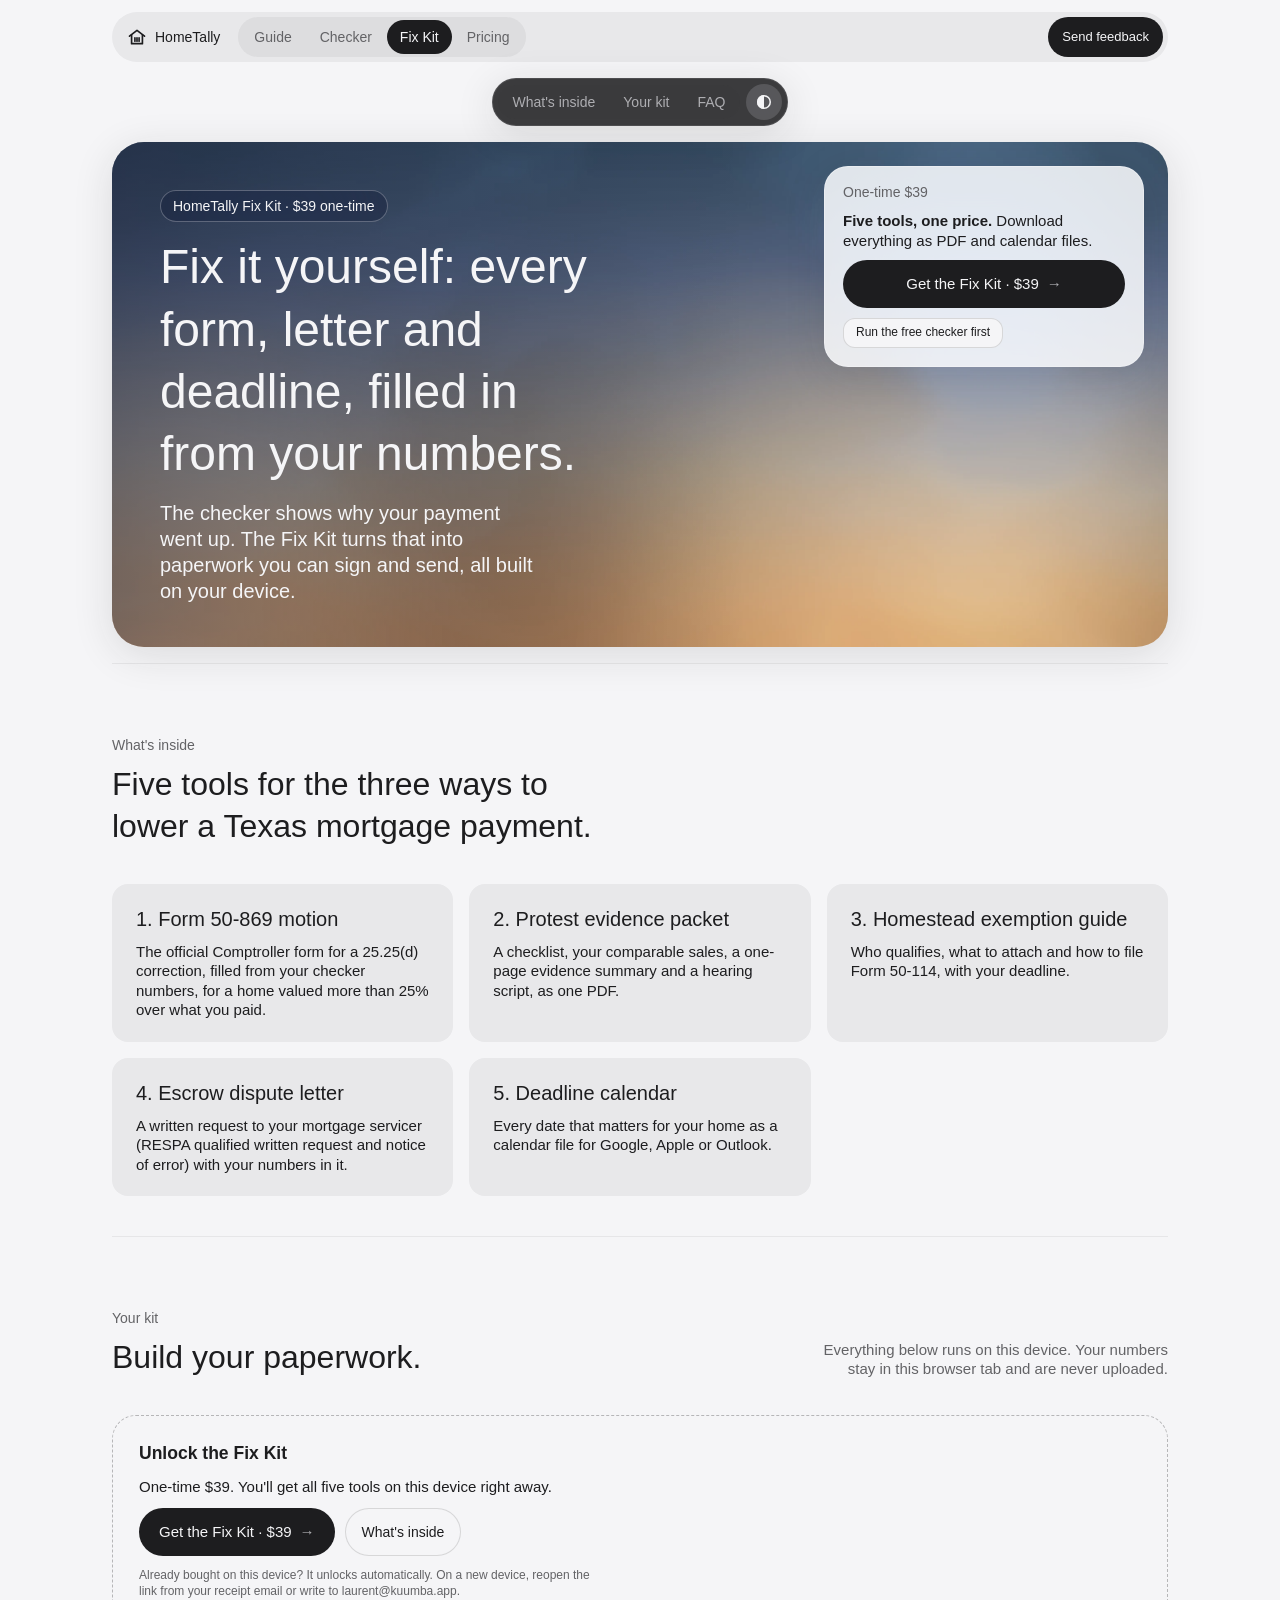
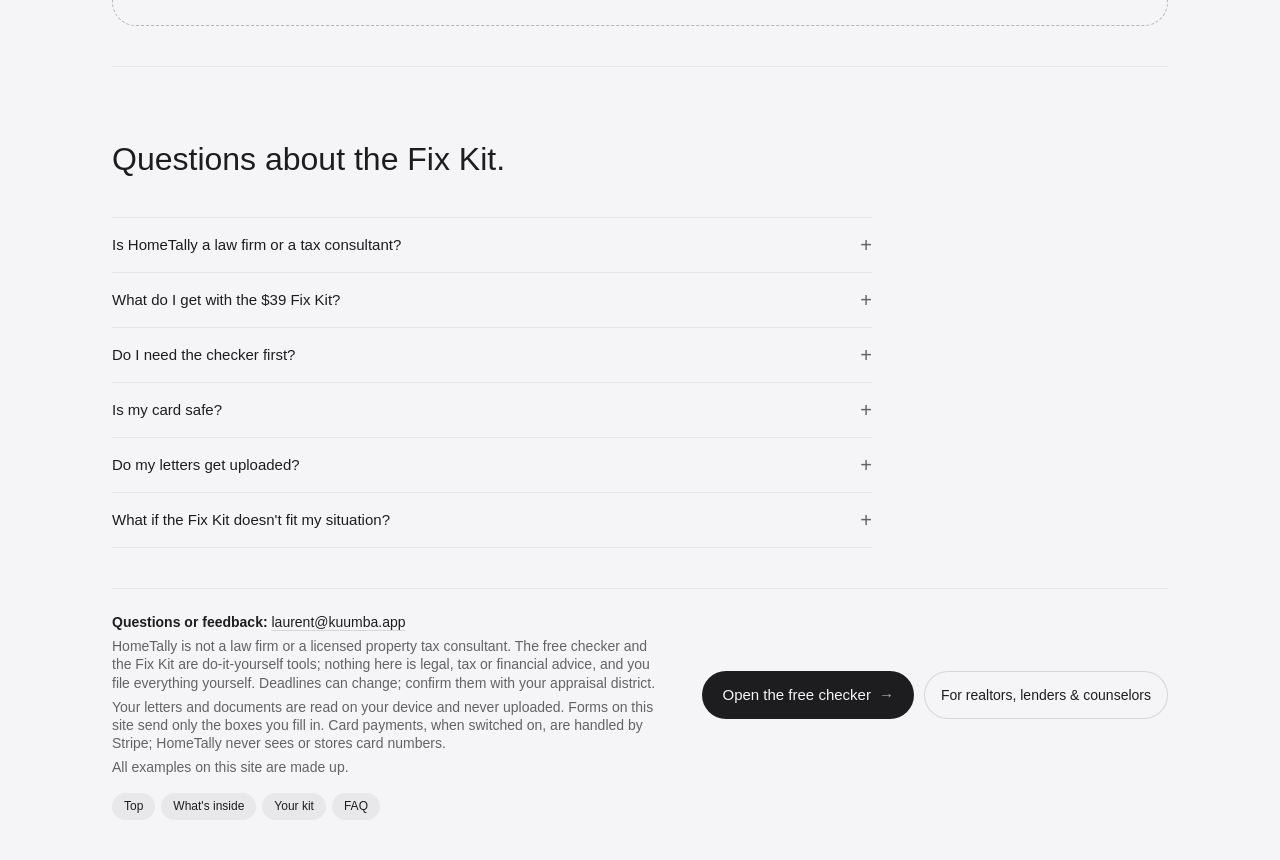
<file: fix-kit/index.html>
<!doctype html>
<html lang="en">
  <head>
    <meta charset="utf-8" />
    <meta name="viewport" content="width=device-width, initial-scale=1" />
    <meta http-equiv="Content-Security-Policy" content="default-src 'self'; script-src 'self' 'unsafe-inline' https://cdn.jsdelivr.net; style-src 'self' 'unsafe-inline'; img-src 'self' data: blob:; media-src 'self'; font-src 'none'; connect-src 'self' https://docs.google.com; frame-src 'none'; form-action 'none'; base-uri 'none'; object-src 'none'" />
    <meta name="referrer" content="no-referrer" />
    <meta name="description" content="A $39 do-it-yourself kit: pre-filled Texas Form 50-869, protest evidence packet, homestead guide, escrow dispute letter and deadline calendar, built on your device." />
    <meta property="og:site_name" content="HomeTally" />
    <meta property="og:title" content="HomeTally Fix Kit: Form 50-869, protest packet, escrow dispute letter" />
    <meta property="og:description" content="A $39 do-it-yourself kit: pre-filled Texas Form 50-869, protest evidence packet, homestead guide, escrow dispute letter and deadline calendar, built on your device." />
    <meta property="og:type" content="website" />
    <meta property="og:url" content="https://laurent5127415.github.io/escrow-checker/fix-kit/" />
    <meta property="og:image" content="https://laurent5127415.github.io/escrow-checker/escrow_hero.jpg" />
    <meta name="theme-color" content="#1d1d1f" />
    <title>HomeTally Fix Kit: Form 50-869, protest packet, escrow dispute letter</title>
    <link rel="icon" href="data:image/svg+xml,%3Csvg xmlns='http://www.w3.org/2000/svg' viewBox='0 0 24 24' fill='none' stroke='%231d1d1f' stroke-width='2.2' stroke-linecap='round' stroke-linejoin='round'%3E%3Cpath d='M3 11 12 4l9 7'/%3E%3Cpath d='M5.5 9.5V20h13V9.5'/%3E%3Cpath d='M9.5 13v4M12 13v4M14.5 13v4'/%3E%3C/svg%3E" />
    <link rel="stylesheet" href="../hark.css" />
    <link rel="stylesheet" href="../hark-hero.css" />
    <link rel="stylesheet" href="../ht.css" />
  </head>
  <body>
    <div class="page" id="top">
      <div class="sitebar" role="banner"><div class="sitebar__in"><a class="sitebar__brand" href="../"><svg width="20" height="20" viewBox="0 0 24 24" fill="none" stroke="currentColor" stroke-width="2" stroke-linecap="round" stroke-linejoin="round" aria-hidden="true"><path d="M3 11 12 4l9 7"/><path d="M5.5 9.5V20h13V9.5"/><path d="M9.5 13v4M12 13v4M14.5 13v4"/></svg>HomeTally</a><nav class="sitebar__links" aria-label="Pages"><a href="../">Guide</a><a href="../check/">Checker</a><a href="../fix-kit/" aria-current="page">Fix Kit</a><a href="../plans/">Pricing</a></nav><a class="sitebar__fb" href="mailto:laurent@kuumba.app?subject=HomeTally%20feedback">Send feedback</a></div></div>
      <header class="nav glass" data-auto></header>
      <main class="main">
        <section class="hero hero--plain">
          <div class="hero__copy">
            <p class="hero__eyebrow">HomeTally Fix Kit · $39 one-time</p>
            <h1>Fix it yourself: every form, letter and deadline, filled in from your numbers.</h1>
            <p class="hero__sub">The checker shows why your payment went up. The Fix Kit turns that into paperwork you can sign and send, all built on your device.</p>
          </div>
          <aside class="callout"><p class="callout__head">One-time $39</p><p class="callout__lead"><strong>Five tools, one price.</strong> Download everything as PDF and calendar files.</p><button class="x-cta" type="button" data-buy="fixKit">Get the Fix Kit · $39</button><a class="btn" href="../check/">Run the free checker first</a></aside>
        </section>

        <section class="section" id="inside" data-nav="What's inside">
          <div class="head">
            <p class="head__eyebrow">What's inside</p>
            <h2>Five tools for the three ways to lower a Texas mortgage payment.</h2>
          </div>
          <div class="cards">
            <div><h3>1. Form 50-869 motion</h3><p>The official Comptroller form for a 25.25(d) correction, filled from your checker numbers, for a home valued more than 25% over what you paid.</p></div>
            <div><h3>2. Protest evidence packet</h3><p>A checklist, your comparable sales, a one-page evidence summary and a hearing script, as one PDF.</p></div>
            <div><h3>3. Homestead exemption guide</h3><p>Who qualifies, what to attach and how to file Form 50-114, with your deadline.</p></div>
            <div><h3>4. Escrow dispute letter</h3><p>A written request to your mortgage servicer (RESPA qualified written request and notice of error) with your numbers in it.</p></div>
            <div><h3>5. Deadline calendar</h3><p>Every date that matters for your home as a calendar file for Google, Apple or Outlook.</p></div>
          </div>
        </section>

        <section class="section" id="kit" data-nav="Your kit">
          <div class="head">
            <p class="head__eyebrow">Your kit</p>
            <h2>Build your paperwork.</h2>
            <p class="head__sub">Everything below runs on this device. Your numbers stay in this browser tab and are never uploaded.</p>
          </div>
          <div class="kit-lock" id="kitLock">
            <p class="kit-paid" hidden id="kitPaidNote"></p>
            <h3 style="margin:0">Unlock the Fix Kit</h3>
            <p>One-time $39. You'll get all five tools on this device right away.</p>
            <div class="x-ctas"><button class="x-cta" type="button" data-buy="fixKit">Get the Fix Kit · $39</button><a class="btn" href="#inside">What's inside</a></div>
            <p class="ht-fine">Already bought on this device? It unlocks automatically. On a new device, reopen the link from your receipt email or write to laurent@kuumba.app.</p>
          </div>
          <div class="kit-tools" id="kit-tools" hidden></div>
        </section>

        <section class="section" id="faq" data-nav="FAQ">
          <div class="head"><h2>Questions about the Fix Kit.</h2></div>
          <div class="x-faq"><details><summary>Is HomeTally a law firm or a tax consultant?</summary><p>No. HomeTally is not a law firm or a licensed property tax consultant; the Fix Kit is a do-it-yourself tool. It prepares forms and letters from your numbers; you review, sign and file them yourself. For legal advice, talk to a Texas attorney.</p></details><details><summary>What do I get with the $39 Fix Kit?</summary><p>In-browser tools that turn your checker results into paperwork: a filled Form 50-869 motion (when your home is valued more than 25% over what you paid), a protest evidence packet, a homestead exemption guide, an escrow dispute letter to your servicer, and a deadline calendar. Everything downloads as PDF or .ics on your device.</p></details><details><summary>Do I need the checker first?</summary><p>It helps. The Fix Kit fills itself in from your checker results in this tab. You can also type the numbers yourself.</p></details><details><summary>Is my card safe?</summary><p>HomeTally never asks for or stores card numbers. Payments go through Stripe's own secure checkout page. Until online payment is switched on, the buy buttons only save your name and email so we can send you a payment link.</p></details><details><summary>Do my letters get uploaded?</summary><p>No. The checker and the Fix Kit read your letters and numbers on your device. The only things sent are the boxes you fill in on a form (like your name and email), and, if you use it, the address you type for the county value lookup.</p></details><details><summary>What if the Fix Kit doesn't fit my situation?</summary><p>Email laurent@kuumba.app and tell us what happened. While we test, every message gets a personal reply.</p></details></div>
        </section>
      </main>

      <footer class="foot">
        <div class="x-sources">
          <p><strong>Questions or feedback:</strong> <a class="link" href="mailto:laurent@kuumba.app?subject=HomeTally%20feedback">laurent@kuumba.app</a></p>
          <p>HomeTally is not a law firm or a licensed property tax consultant. The free checker and the Fix Kit are do-it-yourself tools; nothing here is legal, tax or financial advice, and you file everything yourself. Deadlines can change; confirm them with your appraisal district.</p>
          <p>Your letters and documents are read on your device and never uploaded. Forms on this site send only the boxes you fill in. Card payments, when switched on, are handled by Stripe; HomeTally never sees or stores card numbers.</p>
          <p>All examples on this site are made up.</p>
        </div>
        <div class="x-ctas">
          <a class="x-cta" href="../check/">Open the free checker</a>
          <a class="btn" href="../partners/">For realtors, lenders &amp; counselors</a>
        </div>
        <nav aria-label="Back to sections" data-auto></nav>
      </footer>
    </div>
    <script src="../hark.js"></script>
    <script src="../config.js"></script>
    <script src="../hometally.js"></script>
    <script src="kit.js"></script>
  </body>
</html>
</file>
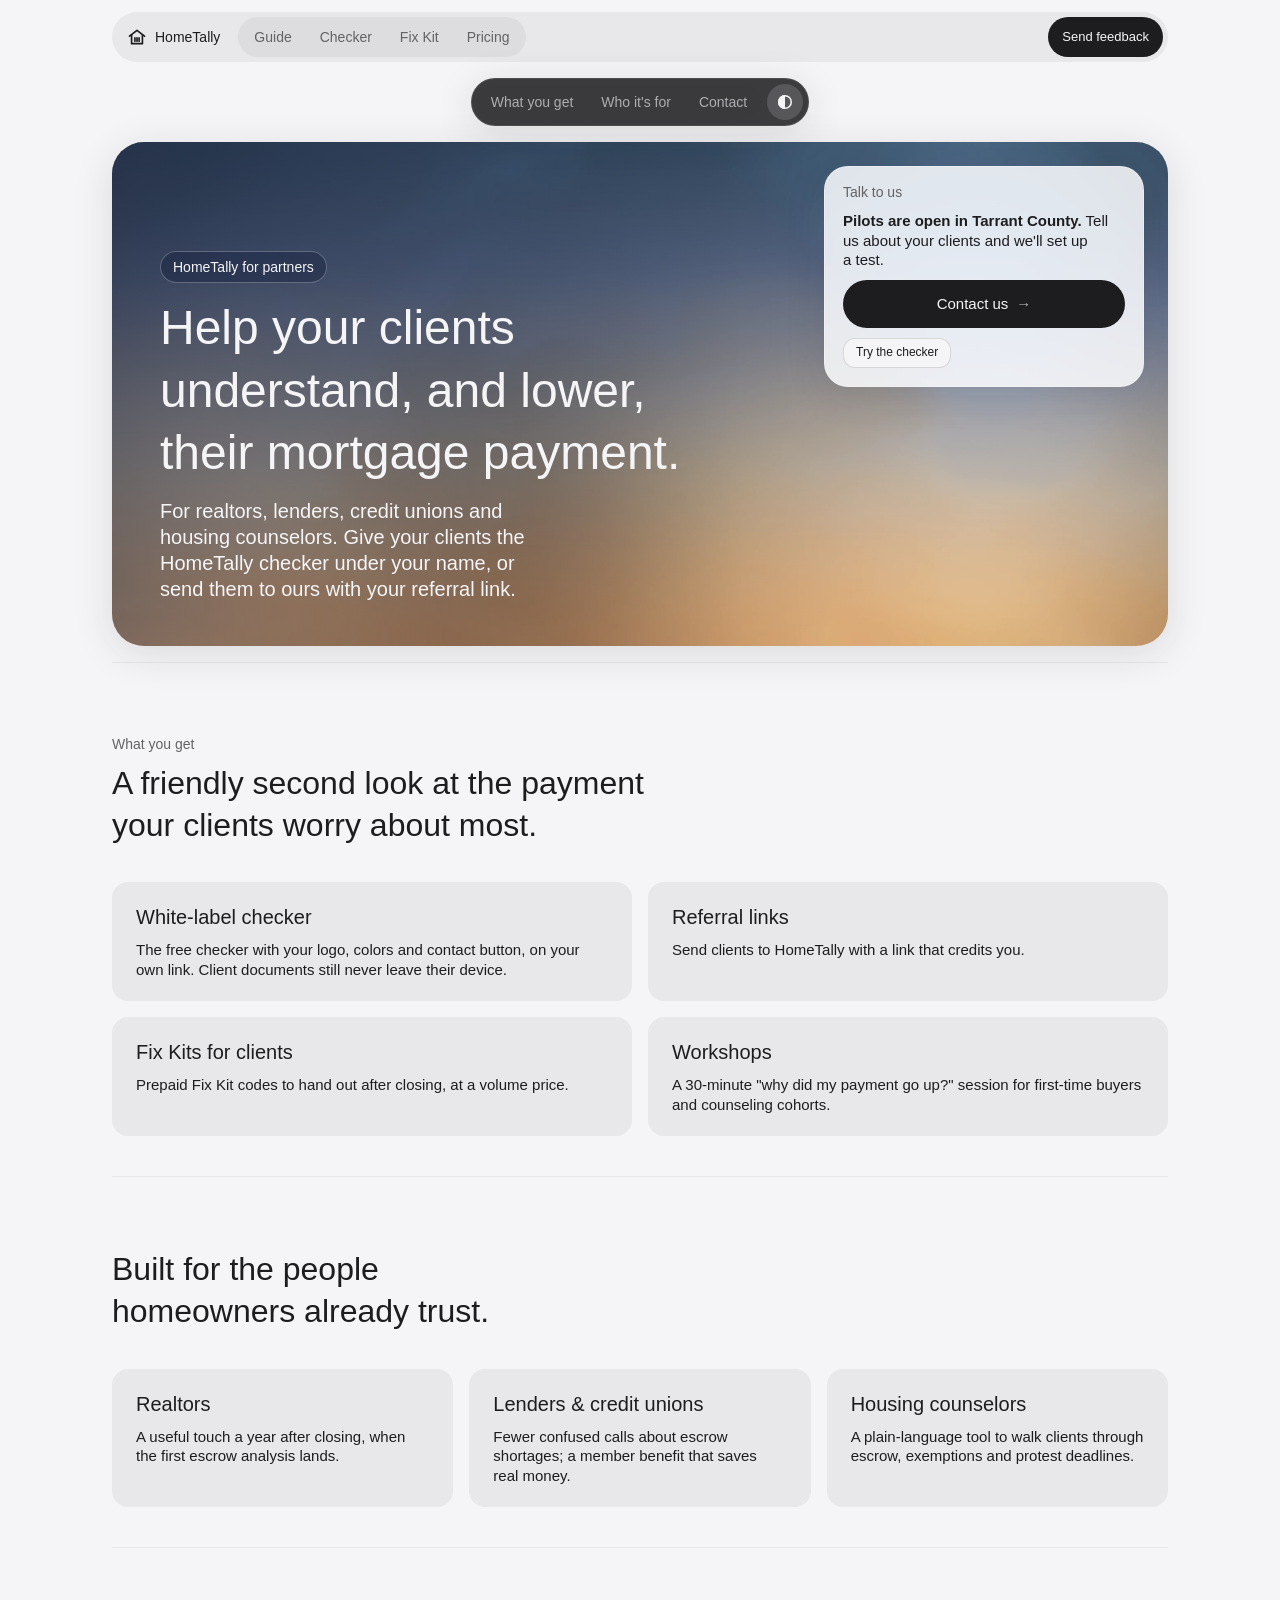
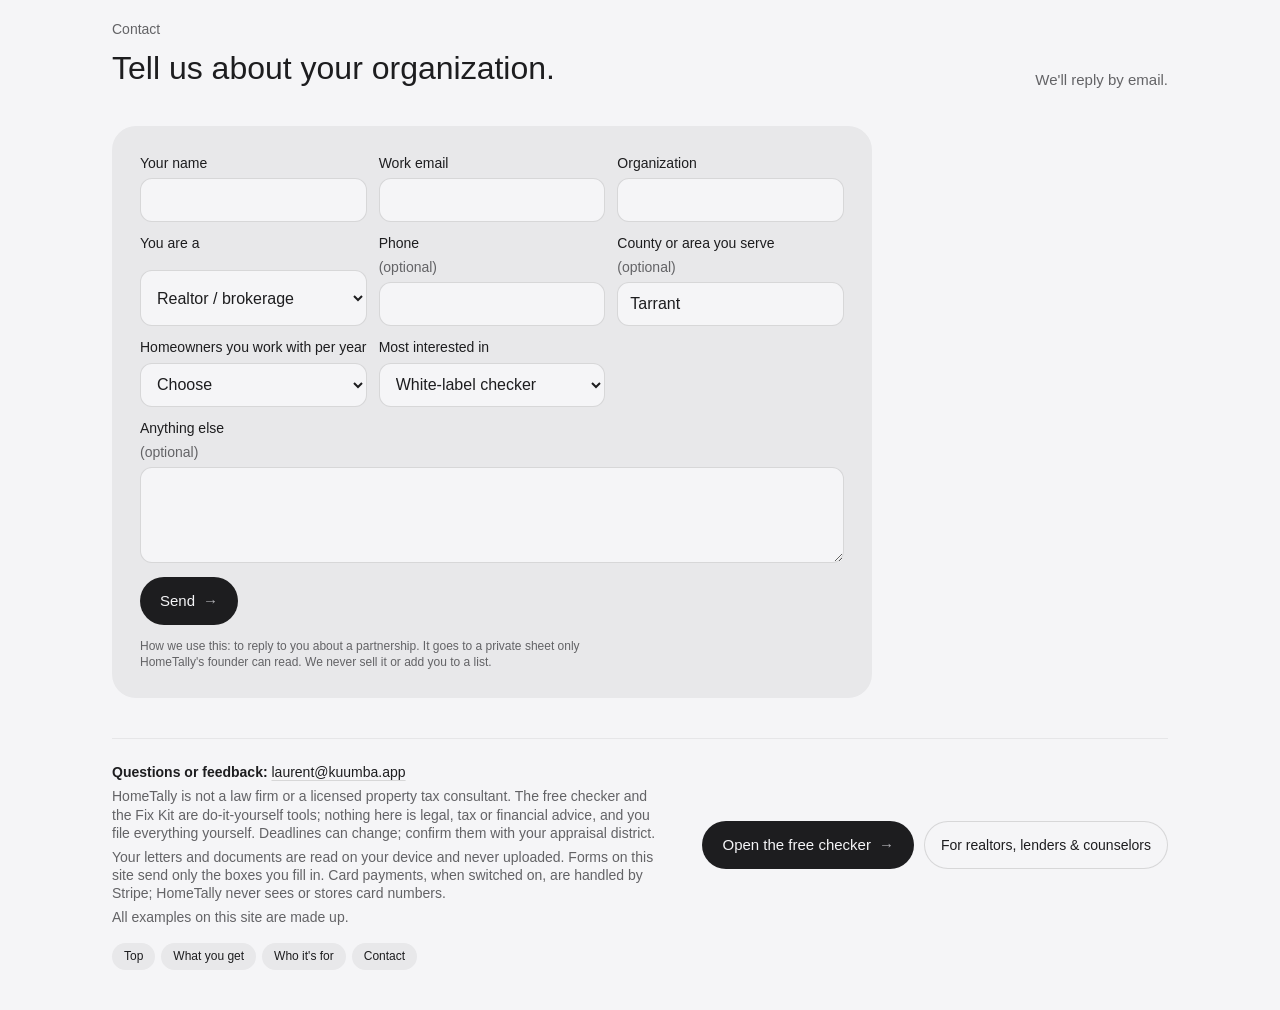
<file: partners/index.html>
<!doctype html>
<html lang="en">
  <head>
    <meta charset="utf-8" />
    <meta name="viewport" content="width=device-width, initial-scale=1" />
    <meta http-equiv="Content-Security-Policy" content="default-src 'self'; script-src 'self' 'unsafe-inline'; style-src 'self' 'unsafe-inline'; img-src 'self' data: blob:; media-src 'self'; font-src 'none'; connect-src 'self' https://docs.google.com; frame-src 'none'; form-action 'none'; base-uri 'none'; object-src 'none'" />
    <meta name="referrer" content="no-referrer" />
    <meta name="description" content="White-label the HomeTally mortgage payment checker for your clients, or refer them with your own link." />
    <meta property="og:site_name" content="HomeTally" />
    <meta property="og:title" content="HomeTally for realtors, lenders, credit unions and housing counselors" />
    <meta property="og:description" content="White-label the HomeTally mortgage payment checker for your clients, or refer them with your own link." />
    <meta property="og:type" content="website" />
    <meta property="og:url" content="https://laurent5127415.github.io/escrow-checker/partners/" />
    <meta property="og:image" content="https://laurent5127415.github.io/escrow-checker/escrow_hero.jpg" />
    <meta name="theme-color" content="#1d1d1f" />
    <title>HomeTally for realtors, lenders, credit unions and housing counselors</title>
    <link rel="icon" href="data:image/svg+xml,%3Csvg xmlns='http://www.w3.org/2000/svg' viewBox='0 0 24 24' fill='none' stroke='%231d1d1f' stroke-width='2.2' stroke-linecap='round' stroke-linejoin='round'%3E%3Cpath d='M3 11 12 4l9 7'/%3E%3Cpath d='M5.5 9.5V20h13V9.5'/%3E%3Cpath d='M9.5 13v4M12 13v4M14.5 13v4'/%3E%3C/svg%3E" />
    <link rel="stylesheet" href="../hark.css" />
    <link rel="stylesheet" href="../hark-hero.css" />
    <link rel="stylesheet" href="../ht.css" />
  </head>
  <body>
    <div class="page" id="top">
      <div class="sitebar" role="banner"><div class="sitebar__in"><a class="sitebar__brand" href="../"><svg width="20" height="20" viewBox="0 0 24 24" fill="none" stroke="currentColor" stroke-width="2" stroke-linecap="round" stroke-linejoin="round" aria-hidden="true"><path d="M3 11 12 4l9 7"/><path d="M5.5 9.5V20h13V9.5"/><path d="M9.5 13v4M12 13v4M14.5 13v4"/></svg>HomeTally</a><nav class="sitebar__links" aria-label="Pages"><a href="../">Guide</a><a href="../check/">Checker</a><a href="../fix-kit/">Fix Kit</a><a href="../plans/">Pricing</a></nav><a class="sitebar__fb" href="mailto:laurent@kuumba.app?subject=HomeTally%20feedback">Send feedback</a></div></div>
      <header class="nav glass" data-auto></header>
      <main class="main">
        <section class="hero hero--plain">
          <div class="hero__copy">
            <p class="hero__eyebrow">HomeTally for partners</p>
            <h1>Help your clients understand, and lower, their mortgage payment.</h1>
            <p class="hero__sub">For realtors, lenders, credit unions and housing counselors. Give your clients the HomeTally checker under your name, or send them to ours with your referral link.</p>
          </div>
          <aside class="callout"><p class="callout__head">Talk to us</p><p class="callout__lead"><strong>Pilots are open in Tarrant County.</strong> Tell us about your clients and we'll set up a test.</p><a class="x-cta" href="#contact">Contact us</a><a class="btn" href="../check/">Try the checker</a></aside>
        </section>

        <section class="section" id="offer" data-nav="What you get">
          <div class="head">
            <p class="head__eyebrow">What you get</p>
            <h2>A friendly second look at the payment your clients worry about most.</h2>
          </div>
          <div class="cards">
            <div><h3>White-label checker</h3><p>The free checker with your logo, colors and contact button, on your own link. Client documents still never leave their device.</p></div>
            <div><h3>Referral links</h3><p>Send clients to HomeTally with a link that credits you.</p></div>
            <div><h3>Fix Kits for clients</h3><p>Prepaid Fix Kit codes to hand out after closing, at a volume price.</p></div>
            <div><h3>Workshops</h3><p>A 30-minute "why did my payment go up?" session for first-time buyers and counseling cohorts.</p></div>
          </div>
        </section>

        <section class="section" id="who" data-nav="Who it's for">
          <div class="head"><h2>Built for the people homeowners already trust.</h2></div>
          <div class="cards">
            <div><h3>Realtors</h3><p>A useful touch a year after closing, when the first escrow analysis lands.</p></div>
            <div><h3>Lenders &amp; credit unions</h3><p>Fewer confused calls about escrow shortages; a member benefit that saves real money.</p></div>
            <div><h3>Housing counselors</h3><p>A plain-language tool to walk clients through escrow, exemptions and protest deadlines.</p></div>
          </div>
        </section>

        <section class="section" id="contact" data-nav="Contact">
          <div class="head">
            <p class="head__eyebrow">Contact</p>
            <h2>Tell us about your organization.</h2>
            <p class="head__sub">We'll reply by email.</p>
          </div>
          <div class="ht-formcard">
            <form class="ht-form" data-ht-form="partner" data-fine="partner" data-plan="Partner / white-label" data-required="name,email,organization" data-thanks="We'll reply by email.">
              <div class="ht-grid">
                <label>Your name<input name="name" type="text" autocomplete="name" required></label>
                <label>Work email<input name="email" type="email" autocomplete="email" inputmode="email" required></label>
                <label>Organization<input name="organization" type="text" autocomplete="organization" required></label>
                <label>You are a<select name="role"><option value="Realtor">Realtor / brokerage</option><option value="Lender">Mortgage lender</option><option value="Credit union">Credit union / bank</option><option value="Housing counselor">Housing counselor / nonprofit</option><option value="Other">Other</option></select></label>
                <label>Phone <span class="ht-opt">(optional)</span><input name="phone" type="tel" autocomplete="tel" inputmode="tel"></label>
                <label>County or area you serve <span class="ht-opt">(optional)</span><input name="county" type="text" value="Tarrant"></label>
                <label>Homeowners you work with per year<select name="clients" data-detail="Clients per year"><option value="">Choose</option><option value="Under 50">Under 50</option><option value="50-250">50–250</option><option value="250-1,000">250–1,000</option><option value="1,000+">1,000+</option></select></label>
                <label>Most interested in<select name="interest" data-detail="Interested in"><option value="White-label checker">White-label checker</option><option value="Referral link">Referral link</option><option value="Fix Kit codes">Fix Kit codes for clients</option><option value="Workshop">Workshop</option><option value="Not sure yet">Not sure yet</option></select></label>
                <label class="ht-wide">Anything else <span class="ht-opt">(optional)</span><textarea name="details"></textarea></label>
              </div>
              <div class="ht-actions"><button class="x-cta" type="submit">Send</button><span class="ht-status" role="status" aria-live="polite"></span></div>
            </form>
          </div>
        </section>
      </main>

      <footer class="foot">
        <div class="x-sources">
          <p><strong>Questions or feedback:</strong> <a class="link" href="mailto:laurent@kuumba.app?subject=HomeTally%20feedback">laurent@kuumba.app</a></p>
          <p>HomeTally is not a law firm or a licensed property tax consultant. The free checker and the Fix Kit are do-it-yourself tools; nothing here is legal, tax or financial advice, and you file everything yourself. Deadlines can change; confirm them with your appraisal district.</p>
          <p>Your letters and documents are read on your device and never uploaded. Forms on this site send only the boxes you fill in. Card payments, when switched on, are handled by Stripe; HomeTally never sees or stores card numbers.</p>
          <p>All examples on this site are made up.</p>
        </div>
        <div class="x-ctas">
          <a class="x-cta" href="../check/">Open the free checker</a>
          <a class="btn" href="../partners/">For realtors, lenders &amp; counselors</a>
        </div>
        <nav aria-label="Back to sections" data-auto></nav>
      </footer>
    </div>
    <script src="../hark.js"></script>
    <script src="../config.js"></script>
    <script src="../hometally.js"></script>
  </body>
</html>
</file>
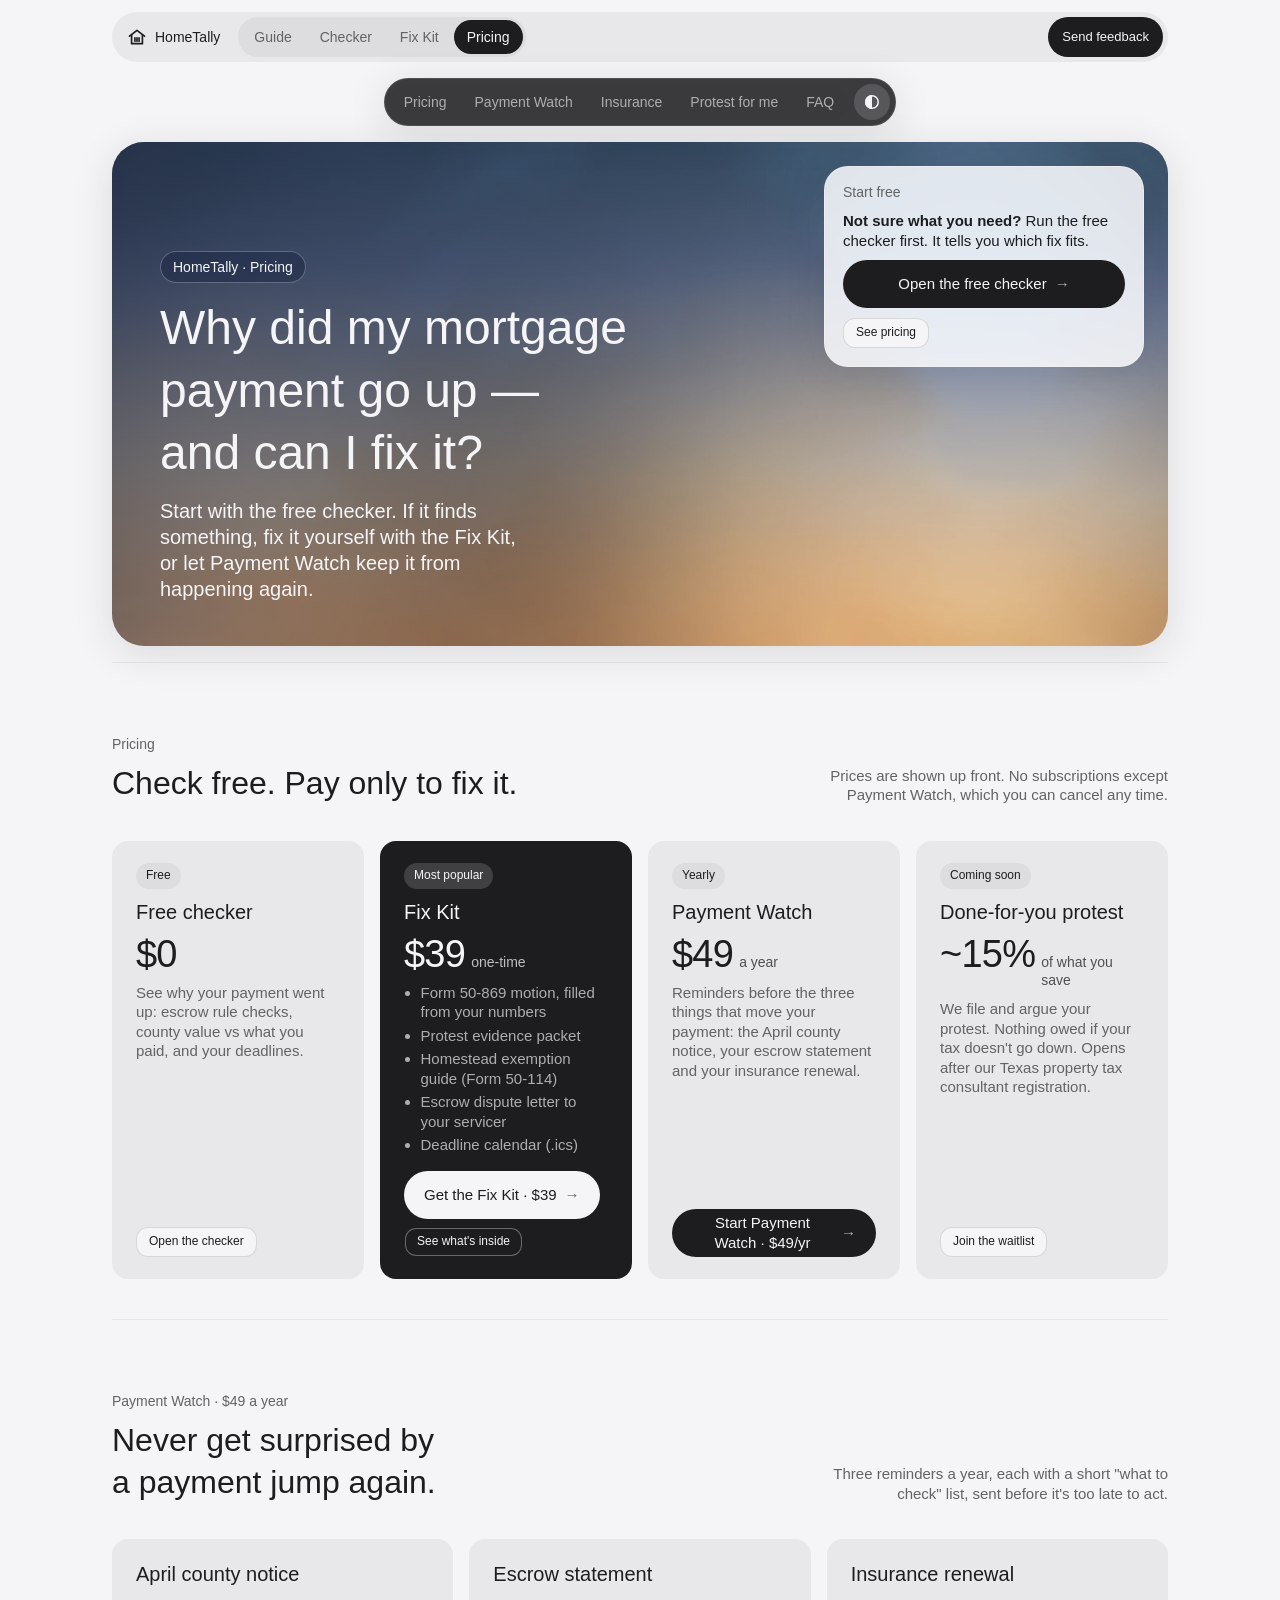
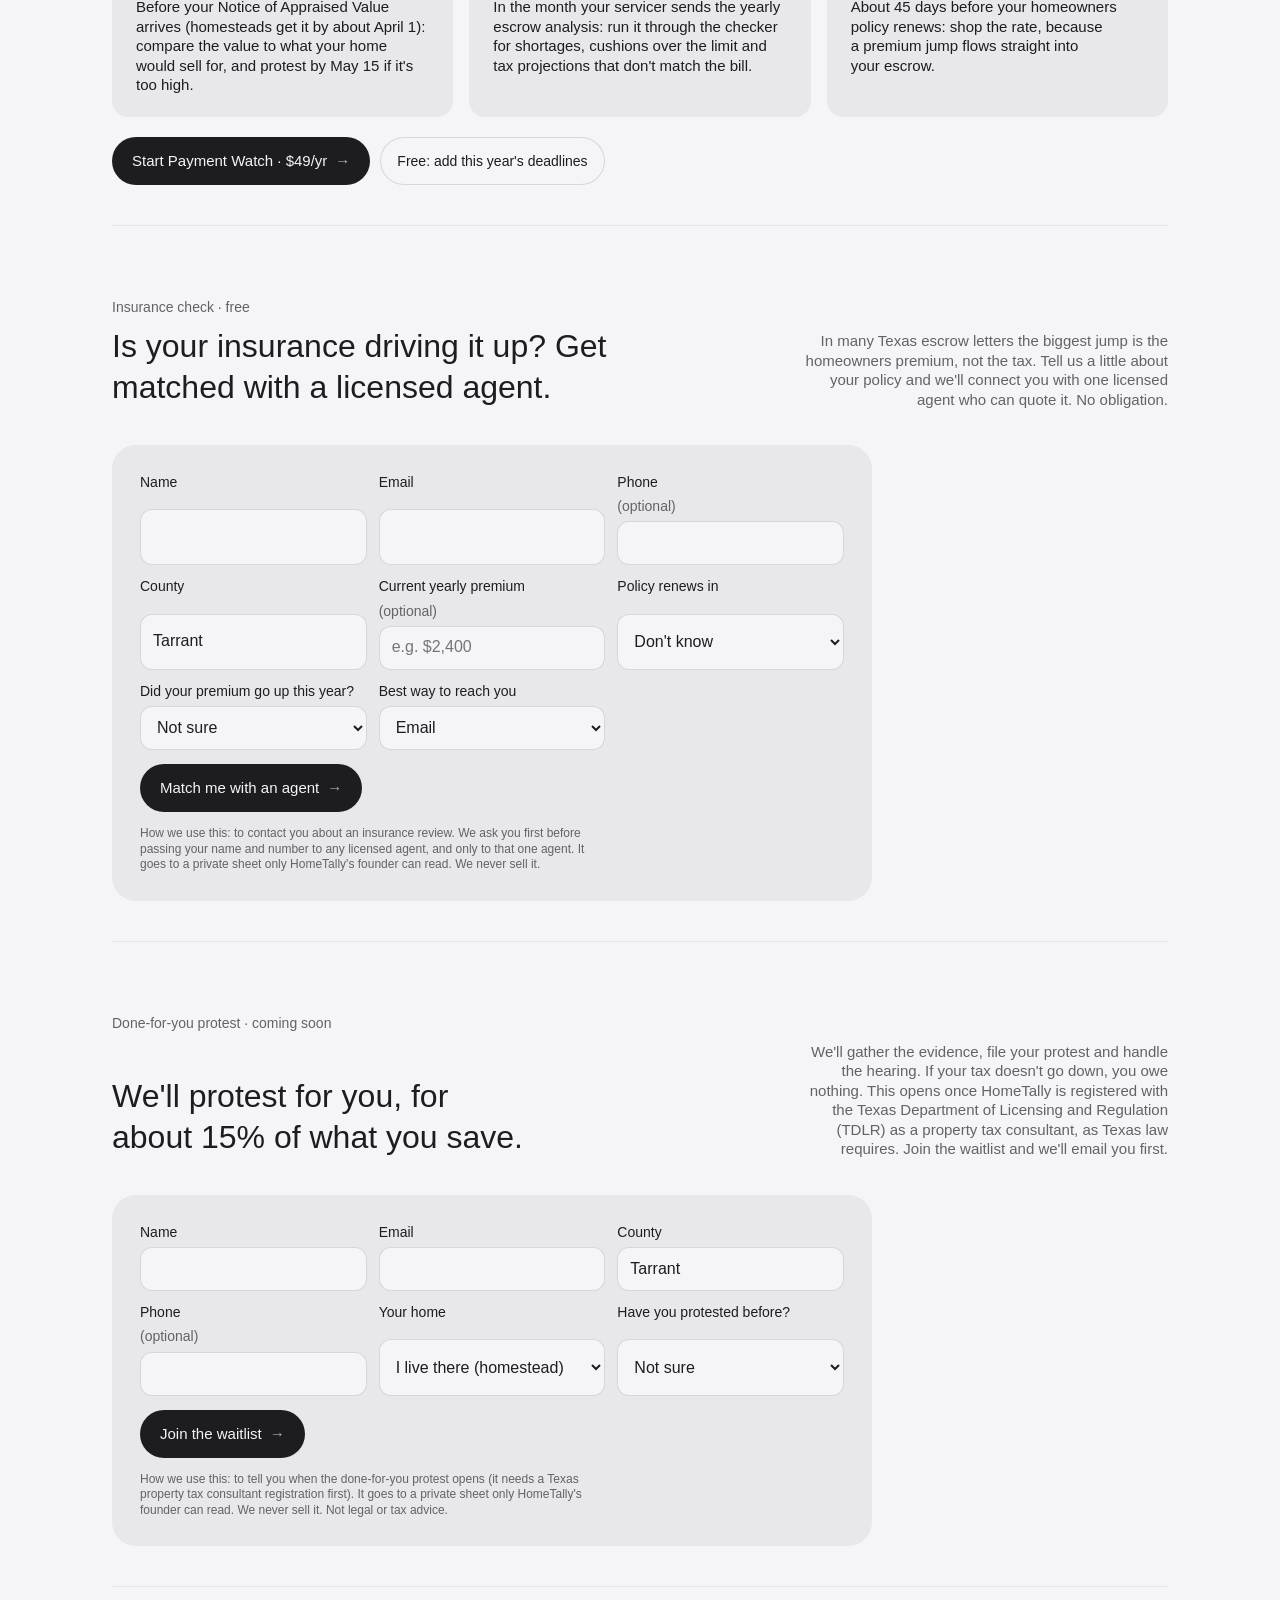
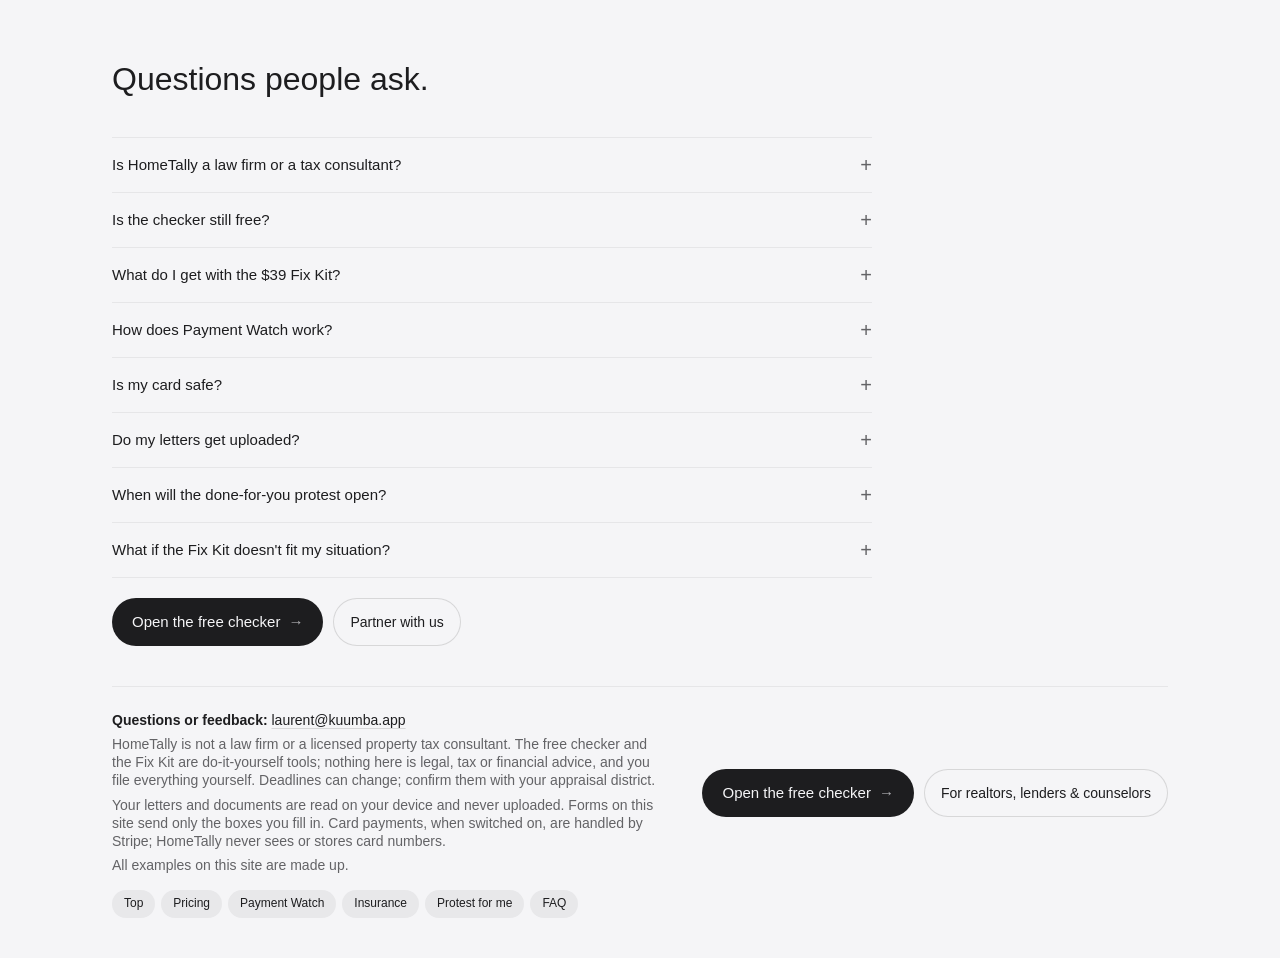
<file: plans/index.html>
<!doctype html>
<html lang="en">
  <head>
    <meta charset="utf-8" />
    <meta name="viewport" content="width=device-width, initial-scale=1" />
    <meta http-equiv="Content-Security-Policy" content="default-src 'self'; script-src 'self' 'unsafe-inline'; style-src 'self' 'unsafe-inline'; img-src 'self' data: blob:; media-src 'self'; font-src 'none'; connect-src 'self' https://docs.google.com; frame-src 'none'; form-action 'none'; base-uri 'none'; object-src 'none'" />
    <meta name="referrer" content="no-referrer" />
    <meta name="description" content="Why did my mortgage payment go up, and can I fix it? Free checker, $39 Fix Kit, $49/yr Payment Watch, insurance check and a done-for-you protest waitlist." />
    <meta property="og:site_name" content="HomeTally" />
    <meta property="og:title" content="HomeTally pricing: Fix Kit, Payment Watch, insurance check" />
    <meta property="og:description" content="Why did my mortgage payment go up, and can I fix it? Free checker, $39 Fix Kit, $49/yr Payment Watch, insurance check and a done-for-you protest waitlist." />
    <meta property="og:type" content="website" />
    <meta property="og:url" content="https://laurent5127415.github.io/escrow-checker/plans/" />
    <meta property="og:image" content="https://laurent5127415.github.io/escrow-checker/escrow_hero.jpg" />
    <meta name="theme-color" content="#1d1d1f" />
    <title>HomeTally pricing: Fix Kit, Payment Watch, insurance check</title>
    <link rel="icon" href="data:image/svg+xml,%3Csvg xmlns='http://www.w3.org/2000/svg' viewBox='0 0 24 24' fill='none' stroke='%231d1d1f' stroke-width='2.2' stroke-linecap='round' stroke-linejoin='round'%3E%3Cpath d='M3 11 12 4l9 7'/%3E%3Cpath d='M5.5 9.5V20h13V9.5'/%3E%3Cpath d='M9.5 13v4M12 13v4M14.5 13v4'/%3E%3C/svg%3E" />
    <link rel="stylesheet" href="../hark.css" />
    <link rel="stylesheet" href="../hark-hero.css" />
    <link rel="stylesheet" href="../ht.css" />
  </head>
  <body>
    <div class="page" id="top">
      <div class="sitebar" role="banner"><div class="sitebar__in"><a class="sitebar__brand" href="../"><svg width="20" height="20" viewBox="0 0 24 24" fill="none" stroke="currentColor" stroke-width="2" stroke-linecap="round" stroke-linejoin="round" aria-hidden="true"><path d="M3 11 12 4l9 7"/><path d="M5.5 9.5V20h13V9.5"/><path d="M9.5 13v4M12 13v4M14.5 13v4"/></svg>HomeTally</a><nav class="sitebar__links" aria-label="Pages"><a href="../">Guide</a><a href="../check/">Checker</a><a href="../fix-kit/">Fix Kit</a><a href="../plans/" aria-current="page">Pricing</a></nav><a class="sitebar__fb" href="mailto:laurent@kuumba.app?subject=HomeTally%20feedback">Send feedback</a></div></div>
      <header class="nav glass" data-auto></header>
      <main class="main">
        <section class="hero hero--plain">
          <div class="hero__copy">
            <p class="hero__eyebrow">HomeTally · Pricing</p>
            <h1>Why did my mortgage payment go up — and can I fix it?</h1>
            <p class="hero__sub">Start with the free checker. If it finds something, fix it yourself with the Fix Kit, or let Payment Watch keep it from happening again.</p>
          </div>
          <aside class="callout"><p class="callout__head">Start free</p><p class="callout__lead"><strong>Not sure what you need?</strong> Run the free checker first. It tells you which fix fits.</p><a class="x-cta" href="../check/">Open the free checker</a><a class="btn" href="#pricing">See pricing</a></aside>
        </section>

        <section class="section" id="pricing" data-nav="Pricing">
          <div class="head">
            <p class="head__eyebrow">Pricing</p>
            <h2>Check free. Pay only to fix it.</h2>
            <p class="head__sub">Prices are shown up front. No subscriptions except Payment Watch, which you can cancel any time.</p>
          </div>
          <div class="ht-plans">
            <div class="ht-plan">
              <span class="ht-tag">Free</span>
              <h3>Free checker</h3>
              <div class="ht-price">$0</div>
              <p>See why your payment went up: escrow rule checks, county value vs what you paid, and your deadlines.</p>
              <div class="ht-cta-row"><a class="btn" href="../check/">Open the checker</a></div>
            </div>
            <div class="ht-plan ht-plan--main">
              <span class="ht-tag">Most popular</span>
              <h3>Fix Kit</h3>
              <div class="ht-price">$39 <small>one-time</small></div>
              <ul><li>Form 50-869 motion, filled from your numbers</li><li>Protest evidence packet</li><li>Homestead exemption guide (Form 50-114)</li><li>Escrow dispute letter to your servicer</li><li>Deadline calendar (.ics)</li></ul>
              <div class="ht-cta-row"><button class="x-cta" type="button" data-buy="fixKit">Get the Fix Kit · $39</button><a class="btn ht-ghost" href="../fix-kit/">See what's inside</a></div>
            </div>
            <div class="ht-plan" id="watch-card">
              <span class="ht-tag">Yearly</span>
              <h3>Payment Watch</h3>
              <div class="ht-price">$49 <small>a year</small></div>
              <p>Reminders before the three things that move your payment: the April county notice, your escrow statement and your insurance renewal.</p>
              <div class="ht-cta-row"><button class="x-cta" type="button" data-buy="watch">Start Payment Watch · $49/yr</button></div>
            </div>
            <div class="ht-plan">
              <span class="ht-tag">Coming soon</span>
              <h3>Done-for-you protest</h3>
              <div class="ht-price">~15% <small>of what you save</small></div>
              <p>We file and argue your protest. Nothing owed if your tax doesn't go down. Opens after our Texas property tax consultant registration.</p>
              <div class="ht-cta-row"><a class="btn" href="../plans/#protest">Join the waitlist</a></div>
            </div>
          </div>
        </section>

        <section class="section" id="payment-watch" data-nav="Payment Watch">
          <div class="head">
            <p class="head__eyebrow">Payment Watch · $49 a year</p>
            <h2>Never get surprised by a payment jump again.</h2>
            <p class="head__sub">Three reminders a year, each with a short "what to check" list, sent before it's too late to act.</p>
          </div>
          <div class="cards">
            <div><h3>April county notice</h3><p>Before your Notice of Appraised Value arrives (homesteads get it by about April 1): compare the value to what your home would sell for, and protest by May 15 if it's too high.</p></div>
            <div><h3>Escrow statement</h3><p>In the month your servicer sends the yearly escrow analysis: run it through the checker for shortages, cushions over the limit and tax projections that don't match the bill.</p></div>
            <div><h3>Insurance renewal</h3><p>About 45 days before your homeowners policy renews: shop the rate, because a premium jump flows straight into your escrow.</p></div>
          </div>
          <div class="x-ctas" style="margin-top:20px"><button class="x-cta" type="button" data-buy="watch">Start Payment Watch · $49/yr</button><a class="btn" href="../#calendar">Free: add this year's deadlines</a></div>
        </section>

        <section class="section" id="insurance" data-nav="Insurance">
          <div class="head">
            <p class="head__eyebrow">Insurance check · free</p>
            <h2>Is your insurance driving it up? Get matched with a licensed agent.</h2>
            <p class="head__sub">In many Texas escrow letters the biggest jump is the homeowners premium, not the tax. Tell us a little about your policy and we'll connect you with one licensed agent who can quote it. No obligation.</p>
          </div>
          <div class="ht-formcard">
            <form class="ht-form" data-ht-form="insurance_match" data-fine="insurance" data-plan="Insurance check (free)" data-required="name,email,county" data-thanks="We'll email you before passing your details to a licensed agent.">
              <div class="ht-grid">
                <label>Name<input name="name" type="text" autocomplete="name" required></label>
                <label>Email<input name="email" type="email" autocomplete="email" inputmode="email" required></label>
                <label>Phone <span class="ht-opt">(optional)</span><input name="phone" type="tel" autocomplete="tel" inputmode="tel"></label>
                <label>County<input name="county" type="text" autocomplete="address-level2" required value="Tarrant"></label>
                <label>Current yearly premium <span class="ht-opt">(optional)</span><input name="premium" type="text" data-detail="Current yearly premium" placeholder="e.g. $2,400"></label>
                <label>Policy renews in<select name="renewal" data-detail="Renewal month"><option value="">Don't know</option><option value="January">January</option><option value="February">February</option><option value="March">March</option><option value="April">April</option><option value="May">May</option><option value="June">June</option><option value="July">July</option><option value="August">August</option><option value="September">September</option><option value="October">October</option><option value="November">November</option><option value="December">December</option></select></label>
                <label>Did your premium go up this year?<select name="increase" data-detail="Premium went up"><option value="">Not sure</option><option value="Yes, a lot">Yes, a lot</option><option value="Yes, a little">Yes, a little</option><option value="No">No</option></select></label>
                <label>Best way to reach you<select name="best" data-detail="Contact by"><option value="Email">Email</option><option value="Phone call">Phone call</option><option value="Text">Text</option></select></label>
              </div>
              <div class="ht-actions"><button class="x-cta" type="submit">Match me with an agent</button><span class="ht-status" role="status" aria-live="polite"></span></div>
            </form>
          </div>
        </section>

        <section class="section" id="protest" data-nav="Protest for me">
          <div class="head">
            <p class="head__eyebrow">Done-for-you protest · coming soon</p>
            <h2>We'll protest for you, for about 15% of what you save.</h2>
            <p class="head__sub">We'll gather the evidence, file your protest and handle the hearing. If your tax doesn't go down, you owe nothing. This opens once HomeTally is registered with the Texas Department of Licensing and Regulation (TDLR) as a property tax consultant, as Texas law requires. Join the waitlist and we'll email you first.</p>
          </div>
          <div class="ht-formcard">
            <form class="ht-form" data-ht-form="protest_waitlist" data-fine="protest" data-plan="Done-for-you protest waitlist (~15% of savings)" data-required="name,email,county" data-thanks="You're on the waitlist. We'll email you when the done-for-you protest opens.">
              <div class="ht-grid">
                <label>Name<input name="name" type="text" autocomplete="name" required></label>
                <label>Email<input name="email" type="email" autocomplete="email" inputmode="email" required></label>
                <label>County<input name="county" type="text" autocomplete="address-level2" required value="Tarrant"></label>
                <label>Phone <span class="ht-opt">(optional)</span><input name="phone" type="tel" autocomplete="tel" inputmode="tel"></label>
                <label>Your home<select name="kind" data-detail="Property"><option value="Homestead (I live there)">I live there (homestead)</option><option value="Rental / second home">Rental or second home</option><option value="Duplex, I live in one side">Duplex, I live in one side</option></select></label>
                <label>Have you protested before?<select name="protested" data-detail="Protested before"><option value="">Not sure</option><option value="Never">Never</option><option value="Yes, myself">Yes, myself</option><option value="Yes, with a company">Yes, with a company</option></select></label>
              </div>
              <div class="ht-actions"><button class="x-cta" type="submit">Join the waitlist</button><span class="ht-status" role="status" aria-live="polite"></span></div>
            </form>
          </div>
        </section>

        <section class="section" id="faq" data-nav="FAQ">
          <div class="head"><h2>Questions people ask.</h2></div>
          <div class="x-faq"><details><summary>Is HomeTally a law firm or a tax consultant?</summary><p>No. HomeTally is not a law firm or a licensed property tax consultant; the Fix Kit is a do-it-yourself tool. It prepares forms and letters from your numbers; you review, sign and file them yourself. For legal advice, talk to a Texas attorney.</p></details><details><summary>Is the checker still free?</summary><p>Yes. The checker is free and needs no account. You only pay if you want the Fix Kit or Payment Watch.</p></details><details><summary>What do I get with the $39 Fix Kit?</summary><p>In-browser tools that turn your checker results into paperwork: a filled Form 50-869 motion (when your home is valued more than 25% over what you paid), a protest evidence packet, a homestead exemption guide, an escrow dispute letter to your servicer, and a deadline calendar. Everything downloads as PDF or .ics on your device.</p></details><details><summary>How does Payment Watch work?</summary><p>Once a year we remind you before your county value notice (around April 1), before your escrow statement arrives and before your insurance renews, with what to check each time. It's $49 a year.</p></details><details><summary>Is my card safe?</summary><p>HomeTally never asks for or stores card numbers. Payments go through Stripe's own secure checkout page. Until online payment is switched on, the buy buttons only save your name and email so we can send you a payment link.</p></details><details><summary>Do my letters get uploaded?</summary><p>No. The checker and the Fix Kit read your letters and numbers on your device. The only things sent are the boxes you fill in on a form (like your name and email), and, if you use it, the address you type for the county value lookup.</p></details><details><summary>When will the done-for-you protest open?</summary><p>In Texas, anyone who protests for pay must register with the Texas Department of Licensing and Regulation (TDLR) as a property tax consultant. We'll open the service after that registration. Join the waitlist and we'll email you.</p></details><details><summary>What if the Fix Kit doesn't fit my situation?</summary><p>Email laurent@kuumba.app and tell us what happened. While we test, every message gets a personal reply.</p></details></div>
          <div class="x-ctas" style="margin-top:20px"><a class="x-cta" href="../check/">Open the free checker</a><a class="btn" href="../partners/">Partner with us</a></div>
        </section>
      </main>

      <footer class="foot">
        <div class="x-sources">
          <p><strong>Questions or feedback:</strong> <a class="link" href="mailto:laurent@kuumba.app?subject=HomeTally%20feedback">laurent@kuumba.app</a></p>
          <p>HomeTally is not a law firm or a licensed property tax consultant. The free checker and the Fix Kit are do-it-yourself tools; nothing here is legal, tax or financial advice, and you file everything yourself. Deadlines can change; confirm them with your appraisal district.</p>
          <p>Your letters and documents are read on your device and never uploaded. Forms on this site send only the boxes you fill in. Card payments, when switched on, are handled by Stripe; HomeTally never sees or stores card numbers.</p>
          <p>All examples on this site are made up.</p>
        </div>
        <div class="x-ctas">
          <a class="x-cta" href="../check/">Open the free checker</a>
          <a class="btn" href="../partners/">For realtors, lenders &amp; counselors</a>
        </div>
        <nav aria-label="Back to sections" data-auto></nav>
      </footer>
    </div>
    <script src="../hark.js"></script>
    <script src="../config.js"></script>
    <script src="../hometally.js"></script>
  </body>
</html>
</file>
<file: hark.css>
/* Hark's design tokens and component styles. Each component's rules follow its @component comment. style-gates: data */

/* @component foundations */
/* Every component switches layout at one of three widths: 600px, below which a page takes a phone's
   spacing; 761px, from which two-up components (stats, checklists, pairs) sit side by side; and 900px,
   from which heads, steps, timelines, cards and the hero's callout take their desktop layout. Media
   queries cannot read custom properties, so each query writes one side of those widths, and
   TestKitStylesheetsShareThreeBreakpoints holds every kit file to them. */
:root {
  color-scheme: light dark;

  --text-primary: light-dark(#1d1d1f, #f5f5f7);         /* body text */
  --text-secondary: light-dark(#636366, #a1a1a6);       /* supporting grey text */
  --text-tertiary: light-dark(#1d1d1f4d, #f5f5f74d);    /* hollow dots, faint marks; never body text */
  --text-primary-on: light-dark(#f5f5f7, #1d1d1f);      /* text on --fill-primary */
  --text-secondary-on: light-dark(#aeaeb2, #5c5c60);    /* grey text on --fill-primary */
  --fill-primary: light-dark(#1d1d1f, #f5f5f7);         /* the strong fill: solid chips, the nav, the badge */
  --fill-primary-on: light-dark(#f5f5f7, #1d1d1f);      /* the page background */
  --fill-secondary: light-dark(#1d1d1f80, #f5f5f780);
  --fill-tertiary: light-dark(#e8e8ea, #2a2a2d);        /* the grey card, panel and row tint */
  --fill-segment: light-dark(#3a3a3c, #e2e2e4);         /* the nav's tab track */
  --fill-system-green: #00a665;                         /* status: done, ready */
  --fill-system-orange: #ff4d00;                        /* status: now, current */
  --fill-system-red: light-dark(#da2f35, #f1555b);      /* status: blocked, error */
  --transparent-primary: light-dark(#1d1d1f4d, #f5f5f74d);
  --stroke-primary: light-dark(#1d1d1f24, #f5f5f724);   /* strong hairline */
  --stroke-secondary: light-dark(#1d1d1f12, #f5f5f712); /* faint hairline between rows */
  --stroke-primary-on: light-dark(#f5f5f71a, #1d1d1f1a);
  --stroke-composer: light-dark(#f5f5f780, #1d1d1f80);  /* the callout's glass edge */
  --stroke-system-orange: #ff4d0026;
  --hover-wash: light-dark(#1d1d1f0d, #f5f5f70d);
  --hover-wash-primary-on: light-dark(#f9f9fa26, #1d1d1f14);

  /* The hero is light text over a dark photo in both themes. */
  --hero-surface: #161f39;
  --hero-text: #f5f5f7;
  --hero-text-muted: #f5f5f7cc;
  --hero-scrim-strong: rgb(22 31 57 / 0.78);
  --hero-scrim-soft: rgb(22 31 57 / 0.3);
  --hero-scrim-side: rgb(22 31 57 / 0.45);
  --hero-glass: rgb(22 31 57 / 0.42);
  --hero-glass-faint: rgb(22 31 57 / 0.35);
  --hero-glass-stroke: rgb(245 245 247 / 0.28);

  --mat-regular: light-dark(rgb(255 255 255 / 0.56), rgb(29 29 31 / 0.55));
  --mat-thin: light-dark(rgb(255 255 255 / 0.22), rgb(29 29 31 / 0.4));
  --mat-agent: light-dark(rgb(255 255 255 / 0.84), rgb(29 29 31 / 0.66));
  --mat-inverse: color-mix(in srgb, var(--fill-primary) 86%, transparent);  /* the nav: dark on light, light on dark */
  --hark-blur: blur(50px) saturate(1.6);
  --hark-shadow: 0 8px 40px #1d1d1f1f;

  --sans: "GT Standard", "GT Standard L", "Geist", -apple-system, BlinkMacSystemFont, "Helvetica Neue", sans-serif;
  --lh: 1.3;                                            /* every text style is 130% */
  --weight-light: 300;
  --weight-regular: 400;
  --weight-medium: 500;
  --weight-bold: 600;
  --size-caption: 12px;                                 /* the smallest text allowed */
  --size-meta: 13px;
  --size-small: 14px;
  --size-body: 15px;
  --size-prose: 16px;
  --size-heading: 20px;
  --size-figure: clamp(24px, 3vw, 32px);
  --size-title: clamp(26px, 3vw, 32px);
  --size-display: clamp(34px, 5vw, 48px);
  --size-lede: clamp(16px, 1.7vw, 20px);

  --type-caption: var(--weight-regular) var(--size-caption)/var(--lh) var(--sans);
  --type-tag: var(--weight-medium) var(--size-caption)/var(--lh) var(--sans);
  --type-small: var(--weight-regular) var(--size-small)/var(--lh) var(--sans);
  --type-label: var(--weight-medium) var(--size-small)/var(--lh) var(--sans);
  --type-body: var(--weight-regular) var(--size-body)/var(--lh) var(--sans);
  --type-body-strong: var(--weight-medium) var(--size-body)/var(--lh) var(--sans);
  --type-heading: var(--weight-medium) var(--size-heading)/var(--lh) var(--sans);
  --type-lede: var(--weight-medium) var(--size-lede)/var(--lh) var(--sans);
  --type-figure: var(--weight-regular) var(--size-figure)/var(--lh) var(--sans);
  --type-title: var(--weight-regular) var(--size-title)/var(--lh) var(--sans);
  --type-display: var(--weight-medium) var(--size-display)/var(--lh) var(--sans);
  --type-numeral: var(--weight-regular) 48px/1 var(--sans);

  --r-s: 12px;
  --r-m: 16px;
  --r-l: 24px;
  --r-xl: 32px;
  --r-pill: 100px;

  --ease-out: cubic-bezier(0.23, 1, 0.32, 1);
  --dur-quick: 160ms;

  --page-max: 1120px;
  --gutter: clamp(16px, 3vw, 32px);                     /* the page's side padding */
  --tap: 44px;                                          /* the smallest touch target */
}
:root[data-theme="light"] { color-scheme: light; }
:root[data-theme="dark"] { color-scheme: dark; }

* { box-sizing: border-box; }
html { -webkit-text-size-adjust: 100%; scroll-behavior: smooth; }
@media (prefers-reduced-motion: reduce) { html { scroll-behavior: auto; } }

body {
  margin: 0;
  background: var(--fill-primary-on);
  color: var(--text-primary);
  font: var(--type-body);
  -webkit-font-smoothing: antialiased;
  overflow-x: hidden;
}

img { max-width: 100%; display: block; }
figure { margin-inline: 0; }
a { color: inherit; }
b, strong { font-weight: var(--weight-bold); }
p { margin: 0; text-wrap: pretty; }
h1, h2, h3 { margin: 0; text-wrap: balance; }
small { font-size: max(var(--size-caption), 0.85em); }
.sub { color: var(--text-secondary); }

:focus-visible { outline: 2px solid var(--fill-primary); outline-offset: 3px; border-radius: 6px; }

/* @component page */
.page {
  max-width: var(--page-max);
  margin: 0 auto;
  padding-inline: var(--gutter);
  padding-block: 12px 40px;
  display: grid;
  grid-template-columns: minmax(0, 1fr);
  gap: 16px;
}
.main { display: grid; grid-template-columns: minmax(0, 1fr); gap: 16px; min-width: 0; }

.glass {
  background: var(--mat-inverse);
  -webkit-backdrop-filter: var(--hark-blur);
  backdrop-filter: var(--hark-blur);
  border: 1px solid var(--stroke-primary-on);
}
.nav {
  position: sticky;
  top: calc(env(safe-area-inset-top, 0px) + 12px);
  z-index: 20;
  justify-self: center;
  max-width: 100%;
  display: flex;
  align-items: center;
  gap: 6px;
  padding: 5px;
  border-radius: var(--r-pill);
  box-shadow: var(--hark-shadow);
}
.nav :focus-visible { outline-color: var(--fill-primary-on); }
.seg {
  display: flex;
  min-width: 0;
  overflow-x: auto;
  scrollbar-width: none;
  border-radius: var(--r-pill);
  background: var(--fill-segment);
}
.seg::-webkit-scrollbar { display: none; }
.seg a {
  flex: none;
  padding: 8px 14px;
  border-radius: var(--r-pill);
  font: var(--type-label);
  color: var(--text-secondary-on);
  text-decoration: none;
  white-space: nowrap;
}
.seg a:hover { color: var(--text-primary-on); }
/* The active tab carries its own fill so its text is measured against it. */
.seg a[aria-current="true"] { background: var(--fill-primary-on); color: var(--text-primary); }
.theme-btn {
  flex: none;
  width: 36px; height: 36px;
  display: grid;
  place-items: center;
  border: 0;
  border-radius: 50%;
  background: var(--hover-wash-primary-on);
  color: var(--text-primary-on);
  cursor: pointer;
}
.theme-btn:hover { box-shadow: inset 0 0 0 100px var(--hover-wash-primary-on); }
.theme-btn::before { content: ""; width: 14px; height: 14px; border-radius: 50%; box-shadow: inset 0 0 0 1.5px currentColor; background: linear-gradient(to right, light-dark(currentColor, transparent) 50%, light-dark(transparent, currentColor) 50%); }
@media (max-width: 599px) {
  .seg a { display: flex; align-items: center; min-height: var(--tap); }
  .theme-btn { width: var(--tap); height: var(--tap); }
}

/* @component footer */
.foot {
  display: flex;
  flex-wrap: wrap;
  align-items: center;
  justify-content: space-between;
  gap: 16px 24px;
  padding-top: 24px;
  border-top: 1px solid var(--stroke-secondary);
  font-size: var(--size-small);
  color: var(--text-secondary);
}
.foot strong { color: var(--text-primary); }
.foot nav { display: flex; flex-wrap: wrap; gap: 6px; }
.foot nav a {
  padding: 6px 12px;
  border-radius: var(--r-pill);
  background: var(--fill-tertiary);
  color: var(--text-primary);
  font: var(--type-tag);
  text-decoration: none;
}
.foot nav a:hover { box-shadow: inset 0 0 0 100px var(--hover-wash); }
.badge {
  display: inline-flex;
  align-items: center;
  gap: 10px;
  padding: 12px 16px;
  border-radius: var(--r-xl);
  background: var(--fill-primary);
  color: var(--text-primary-on);
  box-shadow: var(--hark-shadow);
  font: var(--weight-medium) var(--size-body)/1.1 var(--sans);
  text-decoration: none;
}
.badge:hover { box-shadow: var(--hark-shadow), inset 0 0 0 100px var(--hover-wash-primary-on); }
.hark-mark { display: inline-grid; place-items: center; }
.hark-mark svg { display: block; }
@media (max-width: 599px) {
  .foot nav a { display: inline-flex; align-items: center; min-height: var(--tap); min-width: var(--tap); }
  .badge { min-height: var(--tap); }
}

/* @component chip */
.chip {
  display: inline-flex;
  align-items: center;
  gap: 6px;
  padding: 4px 10px 4px 8px;
  border-radius: var(--r-pill);
  font: var(--type-tag);
  max-width: 100%;
  background: var(--fill-tertiary);
  color: var(--text-secondary);
  vertical-align: middle;
}
.chip::before {
  content: "";
  width: 7px; height: 7px;
  border-radius: 50%;
  flex: none;
  box-shadow: inset 0 0 0 1.5px var(--text-tertiary);
}
.chip--solid { background: var(--fill-primary); color: var(--text-primary-on); }
.chip--solid::before { background: var(--fill-system-green); box-shadow: none; }
td .chip { white-space: nowrap; }
/* @component dot */
.dot {
  display: inline-flex;
  align-items: center;
  gap: 6px;
  margin-top: 4px;
  font: var(--type-tag);
  color: var(--text-primary);
}
.dot::before { content: ""; width: 7px; height: 7px; border-radius: 50%; background: var(--fill-system-green); }
tbody th .dot { display: flex; width: fit-content; }
/* @component pill */
.pill {
  display: inline-block;
  padding: 1px 8px;
  border-radius: var(--r-pill);
  background: var(--fill-tertiary);
  color: var(--text-secondary);
  font: var(--type-tag);
  white-space: normal;
  vertical-align: 1px;
}
/* @component button, link and links */
.btn {
  display: inline-flex;
  align-items: center;
  gap: 6px;
  min-height: 30px;
  padding: 5px 12px;
  border-radius: var(--r-s);
  background: var(--fill-primary-on);
  color: var(--text-primary);
  border: 1px solid var(--stroke-primary);
  font: var(--type-tag);
  text-decoration: none;
  max-width: 100%;
  transition: box-shadow var(--dur-quick) ease;
}
.btn:hover { box-shadow: inset 0 0 0 100px var(--hover-wash); }
.btn[target="_blank"]::after { content: "\2197"; font-size: 11px; color: var(--text-secondary); }
.link {
  color: var(--text-primary);
  text-decoration: underline;
  text-decoration-color: var(--stroke-primary);
  text-underline-offset: 3px;
  max-width: 100%;
  overflow-wrap: anywhere;
}
.link:hover { text-decoration-color: currentColor; }
.links { display: flex; flex-wrap: wrap; gap: 8px; }
@media (pointer: coarse), (max-width: 599px) { .btn { min-height: var(--tap); padding-inline: 14px; } }

/* A button that asks Hark is the page's primary capsule. Once it sends, Hark
   writes a check and "Sent to Hark" into it, and it turns secondary. */
.btn[data-hark-action] {
  justify-content: center;
  gap: 8px;
  min-height: 48px;
  padding: 0 20px;
  border: 0;
  border-radius: var(--r-pill);
  background: var(--fill-primary);
  color: var(--text-primary-on);
  font: var(--type-body-strong);
  text-align: center;
  white-space: nowrap;
  cursor: pointer;
  transition: box-shadow var(--dur-quick) ease, transform var(--dur-quick) ease;
}
/* A state's message after the label is long, so a button saying one may wrap. */
.btn[data-hark-action][data-hark-state]:not([data-hark-state="sending"]) { white-space: normal; }
.btn[data-hark-action]:hover { box-shadow: inset 0 0 0 100px var(--hover-wash-primary-on); }
.btn[data-hark-action]:active { transform: scale(0.97); }
.btn[data-hark-action] svg { flex: none; }
.btn[data-hark-action][data-hark-state="sent"] { background: var(--fill-tertiary); color: var(--text-primary); box-shadow: none; }

/* The states before a press is sent. A CSS escape swallows the one space
   after it, so the dot is followed by a no-break space (\00a0), which also
   keeps the dot on its words' line. */
[data-hark-action][data-hark-state="sending"] { opacity: 0.6; pointer-events: none; }
[data-hark-action][data-hark-state="sent"] { pointer-events: none; cursor: default; }
[data-hark-action][data-hark-state]::after { color: var(--text-secondary); font-weight: 400; }
.btn[data-hark-action][data-hark-state]::after { color: var(--text-secondary-on); }
[data-hark-action][data-hark-state="sign_in"]::after { content: " \00b7\00a0Sign in to Hark to use this"; }
[data-hark-action][data-hark-state="not_allowed"]::after { content: " \00b7\00a0Only the page\2019s owner can use this"; }
[data-hark-action][data-hark-state="failed"]::after { content: " \00b7\00a0Did not send, try again"; }
@media (max-width: 599px) {
  .link { display: inline-flex; align-items: center; min-width: var(--tap); min-height: var(--tap); margin: -13px 0; vertical-align: middle; }
}
/* @component text and fineprint */
.prose { display: grid; gap: 12px; max-width: 68ch; font-size: var(--size-prose); }
.fineprint { font-size: var(--size-small); color: var(--text-secondary); max-width: 70ch; }
/* @component hero */
.hero {
  position: relative;
  min-height: clamp(320px, 46vh, 480px);
  border-radius: var(--r-xl);
  overflow: hidden;
  display: flex;
  align-items: flex-end;
  color: var(--hero-text);
  isolation: isolate;
  box-shadow: var(--hark-shadow);
  background: var(--hero-surface);
}
/* Without a photo the hero is as tall as its copy, so the callout sits beside the copy instead of over it. */
.hero:not(:has(.hero__img)) { min-height: 0; background: var(--hero-surface) center / cover no-repeat; }
.hero:not(:has(.hero__img))::after { background: linear-gradient(to right, var(--hero-scrim-side) 0%, transparent 60%); }
@media (min-width: 900px) {
  .hero:not(:has(.hero__img)) > .callout { position: static; flex: none; align-self: flex-start; margin: clamp(16px, 2.4vw, 24px) clamp(16px, 2.4vw, 24px) clamp(16px, 2.4vw, 24px) auto; }
}
.hero__img {
  position: absolute;
  inset: 0;
  width: 100%;
  height: 100%;
  object-fit: cover;
  object-position: 40% 60%;
  z-index: -2;
}
.hero::after {
  content: "";
  position: absolute;
  inset: 0;
  z-index: -1;
  background:
    linear-gradient(to top, var(--hero-scrim-strong) 0%, var(--hero-scrim-soft) 42%, transparent 66%),
    linear-gradient(to right, var(--hero-scrim-side) 0%, transparent 60%);
}
.hero__copy {
  display: grid;
  gap: 14px;
  max-width: 40rem;
  padding: clamp(24px, 4vw, 48px);
  padding-bottom: clamp(28px, 3.4vw, 44px);
}
.hero__eyebrow {
  justify-self: start;
  padding: 6px 12px;
  border-radius: var(--r-pill);
  background: var(--hero-glass);
  border: 1px solid var(--hero-glass-stroke);
  -webkit-backdrop-filter: var(--hark-blur);
  backdrop-filter: var(--hark-blur);
  font: var(--type-label);
}
.hero h1 { font: var(--type-display); letter-spacing: 0; }
.hero h1 em { font-style: normal; }
.hero__sub { font: var(--type-lede); max-width: 34ch; }
.hero__meta { font-size: var(--size-small); color: var(--hero-text-muted); }
.hero__credit {
  position: absolute;
  right: clamp(20px, 3vw, 32px);
  bottom: 16px;
  padding: 4px 10px;
  border-radius: var(--r-pill);
  background: var(--hero-glass-faint);
  -webkit-backdrop-filter: var(--hark-blur);
  backdrop-filter: var(--hark-blur);
  font: var(--type-caption);
  color: var(--hero-text-muted);
}
/* A callout overlays the photo's top corner, so the hero keeps room for it above the copy. */
@media (min-width: 900px) { .hero:has(> .callout) { min-height: clamp(420px, 56vh, 560px); } }
.hero > .callout {
  position: absolute;
  top: clamp(16px, 2.4vw, 24px);
  right: clamp(16px, 2.4vw, 24px);
  width: min(320px, calc(100% - 32px));
}
@media (max-width: 899px) {
  .hero { flex-direction: column; justify-content: flex-end; align-items: stretch; min-height: 0; }
  .hero__img { object-position: 22% 50%; }
  .hero__copy { padding-top: 140px; padding-bottom: 28px; }
  .hero:not(:has(.hero__img)) .hero__copy { padding-top: clamp(24px, 4vw, 48px); }
  .hero__credit { top: 16px; right: 16px; bottom: auto; }
  .hero > .callout { position: static; width: auto; margin: 0 12px 12px; }
}
/* On a phone the title starts higher, so the first screen reaches the stats. */
@media (max-width: 599px) { .hero__copy { padding-top: 88px; padding-bottom: 20px; } }
/* @component callout */
.callout {
  max-width: 420px;
  display: grid;
  gap: 10px;
  padding: 16px 18px 18px;
  border-radius: var(--r-l);
  background: var(--mat-agent);
  -webkit-backdrop-filter: var(--hark-blur);
  backdrop-filter: var(--hark-blur);
  border: 1px solid var(--stroke-composer);
  box-shadow: var(--hark-shadow);
  color: var(--text-primary);
  font-size: var(--size-small);
}
.callout__head { display: flex; align-items: center; gap: 8px; color: var(--text-secondary); font-weight: var(--weight-medium); }
.callout__head svg { color: var(--text-primary); }
.callout__lead { font-size: var(--size-body); }
.callout .fineprint { font-size: var(--size-caption); }
.callout .btn { justify-self: start; }
/* @component stats */
.stats { display: grid; grid-auto-flow: column; grid-auto-columns: minmax(0, 1fr); padding-top: 8px; }
.stat {
  display: grid;
  grid-template-rows: 1fr auto;
  gap: 4px;
  padding: 12px 24px;
  border-left: 1px solid var(--stroke-secondary);
}
.stat:first-child { border-left: 0; padding-left: 0; }
.stat__fig { font: var(--type-figure); font-variant-numeric: tabular-nums; }
.stat__label { font-size: var(--size-small); color: var(--text-secondary); }
@media (max-width: 760px) {
  .stats { grid-auto-flow: row; grid-template-columns: auto minmax(0, 1fr); column-gap: 12px; padding-top: 0; }
  .stat { grid-column: 1 / -1; grid-template-columns: subgrid; align-items: baseline; gap: 12px; padding: 14px 0; border-left: 0; border-top: 1px solid var(--stroke-secondary); }
  .stat:first-child { border-top: 0; }
}
/* On a phone the stats sit two to a row, figure over label. */
@media (max-width: 599px) {
  .stats { grid-template-columns: repeat(2, minmax(0, 1fr)); column-gap: 0; }
  .stat { grid-column: auto; grid-template-columns: none; gap: 2px; padding: 12px 0; }
  .stat:nth-child(2) { border-top: 0; }
  .stat:nth-child(even) { padding-left: 16px; border-left: 1px solid var(--stroke-secondary); }
  .stat__fig { font-size: 26px; line-height: 1.15; }
  .stat__label { font-size: var(--size-caption); }
}
/* @component section */
.section {
  padding-block: clamp(40px, 6vw, 72px) clamp(16px, 2vw, 24px);
  border-top: 1px solid var(--stroke-secondary);
  scroll-margin-top: calc(env(safe-area-inset-top, 0px) + 72px); /* Clears the sticky .nav: its top offset plus its tallest height, 56px. */
  min-width: 0;
}
.section > * + * { margin-top: clamp(20px, 2.4vw, 28px); }
.section > .head + * { margin-top: 0; }
.head {
  display: grid;
  grid-template-columns: minmax(0, 1.65fr) minmax(0, 1fr);
  gap: 10px 40px;
  align-items: end;
  margin-bottom: clamp(24px, 3vw, 36px);
}
.head__eyebrow { grid-column: 1 / -1; font: var(--type-label); color: var(--text-secondary); }
.head h2 { font: var(--type-title); }
.head__sub { justify-self: end; font-size: var(--size-body); color: var(--text-secondary); max-width: 44ch; text-align: right; }
@media (max-width: 899px) { .head { grid-template-columns: 1fr; } .head__sub { justify-self: start; text-align: left; } }
/* @component table */
.table-wrap { margin-inline: -12px; padding-inline: 12px; overflow-x: auto; }
table { width: 100%; border-collapse: collapse; font: var(--type-small); font-variant-numeric: tabular-nums; }
caption { text-align: left; font: var(--type-caption); color: var(--text-secondary); padding: 0 0 10px; }
th, td { text-align: left; vertical-align: top; padding: 12px; border-bottom: 1px solid var(--stroke-secondary); }
th:first-child, td:first-child { padding-left: 0; }
th:last-child, td:last-child { padding-right: 0; }
thead th {
  font: var(--type-tag);
  color: var(--text-secondary);
  border-bottom-color: var(--stroke-primary);
  padding-top: 0;
  padding-bottom: 8px;
  white-space: nowrap;
}
tbody th { font-weight: var(--weight-bold); }
tbody tr:last-child > * { border-bottom: 0; }
.rowhead { white-space: nowrap; }
td small, th small { display: block; font: var(--type-caption); color: var(--text-secondary); margin-top: 2px; }
td.num { font-weight: var(--weight-bold); white-space: nowrap; }
td.num small { white-space: normal; }
.muted { color: var(--text-secondary); }
tr.is-highlight > * { background: var(--fill-tertiary); }
tr.is-highlight > :first-child { box-shadow: -12px 0 var(--fill-tertiary); }
tr.is-highlight > :last-child { box-shadow: 12px 0 var(--fill-tertiary); }
.after-table { margin-top: 20px; padding-inline: 12px; }
@media (max-width: 599px) {
  .table-wrap table, .table-wrap tbody, .table-wrap tr, .table-wrap th, .table-wrap td { display: block; }
  .table-wrap thead { display: none; }
  .table-wrap caption { display: block; text-align: left; }
  /* A row is its name on top, then its cells wrapped three or four to a line, each label over its value. */
  .table-wrap tbody tr { display: flex; flex-wrap: wrap; gap: 8px 20px; padding: 14px 0; border-bottom: 1px solid var(--stroke-secondary); }
  .table-wrap tbody tr.is-highlight { margin-inline: -12px; padding-inline: 12px; background: var(--fill-tertiary); }
  .table-wrap tbody tr.is-highlight > * { background: none; box-shadow: none; }
  .table-wrap tbody tr > * { border-bottom: 0; padding: 0; }
  .table-wrap tbody tr > th { flex: 1 0 100%; }
  .table-wrap tbody td.is-empty { display: none; }
  .table-wrap tbody td[data-label]::before { content: attr(data-label); display: block; color: var(--text-secondary); font-size: var(--size-caption); font-weight: var(--weight-regular); line-height: 1.3; }
  .table-wrap tbody td:has(> .link:only-child) { align-self: end; }
  .table-wrap tbody td:has(> .link:only-child)::before { display: none; }
  .rowhead { white-space: normal; }
}
/* @component compare */
.compare { margin-inline: -12px; overflow-x: auto; scroll-snap-type: x mandatory; }
.compare table { table-layout: fixed; min-width: calc(var(--compare-cols, 3) * 200px); }
.compare th, .compare td { scroll-snap-align: start; padding-inline: 12px; }
.compare thead th { font: var(--type-body-strong); color: var(--text-primary); white-space: normal; padding-top: 0; padding-bottom: 14px; border-bottom-color: var(--stroke-secondary); }
/* On light tiles a white product backdrop blends into the grey. */
.compare__media { position: relative; display: grid; grid-template: minmax(0, 1fr) / minmax(0, 1fr); place-items: center; width: 100%; aspect-ratio: 4 / 3; max-height: 240px; margin: 0 0 12px; padding: 16px; border-radius: var(--r-m); background: var(--fill-tertiary); }
.compare__media img { max-width: 100%; max-height: 100%; mix-blend-mode: multiply; }
/* A photo of a place or a room fills its frame instead of fitting whole. */
.compare .compare__media.compare__media--photo { padding: 0; overflow: hidden; background: var(--fill-tertiary); }
.compare .compare__media.compare__media--photo img { position: absolute; inset: 0; width: 100%; height: 100%; max-width: none; max-height: none; object-fit: cover; mix-blend-mode: normal; }
.compare thead th > .chip { display: flex; width: fit-content; margin-top: 8px; }
.compare:has(.compare__media) thead th:not(:has(.compare__media))::before { content: ""; display: block; width: 100%; aspect-ratio: 4 / 3; max-height: 240px; margin-bottom: 12px; border-radius: var(--r-m); background: var(--fill-tertiary); }
:root[data-theme="dark"] .compare__media img { mix-blend-mode: normal; border-radius: var(--r-s); }
@media (prefers-color-scheme: dark) { :root:not([data-theme="light"]) .compare__media img { mix-blend-mode: normal; border-radius: var(--r-s); } }
/* The header column shrinks to nothing on screen but stays in the table, so screen readers keep each value's row header. */
.js .compare tbody th[scope="row"], .js .compare thead td:first-child { width: 0; padding: 0; border: 0; overflow: hidden; clip-path: inset(50%); white-space: nowrap; }
.js .compare td[data-label]::before { content: attr(data-label); content: attr(data-label) / ""; display: block; margin-bottom: 4px; font: var(--type-caption); color: var(--text-secondary); }
/* On a phone two options show side by side, and the rest are a swipe away. */
@media (max-width: 599px) { .compare table { min-width: calc(var(--compare-cols, 3) * 46vw); } .compare th, .compare td { padding-inline: 8px; } }
/* @component steps */
.step {
  display: grid;
  grid-template-columns: 112px minmax(0, 1fr) minmax(220px, 0.78fr);
  gap: 16px 28px;
  padding: 28px 0;
  border-bottom: 1px solid var(--stroke-secondary);
}
.step > * { min-width: 0; }
.steps > .step:last-child { border-bottom: 0; }
.step p + p { margin-top: 8px; }
.step__num { font: var(--type-numeral); color: var(--text-primary); font-variant-numeric: tabular-nums; }
.step__eyebrow { margin-top: 8px; font: var(--type-label); color: var(--text-secondary); }
.step h3 { font: var(--type-heading); margin-bottom: 12px; }
.step__pills { list-style: none; margin: 0 0 14px; padding: 0; display: flex; flex-wrap: wrap; gap: 6px; }
.step__pills li {
  padding: 4px 10px;
  border-radius: var(--r-pill);
  border: 1px solid var(--stroke-primary);
  font-size: var(--size-meta);
  color: var(--text-secondary);
  max-width: 100%;
}
.step__pills b { color: var(--text-primary); font-weight: var(--weight-bold); }
.step__panel {
  align-self: start;
  margin: 0;
  padding: 16px 18px;
  border-radius: var(--r-m);
  background: var(--fill-tertiary);
  font-size: var(--size-small);
}
.step__panel dt { font-size: var(--size-caption); color: var(--text-secondary); margin-bottom: 2px; }
.step__panel dd { margin: 0 0 12px; }
.step__panel dd:last-child { margin-bottom: 0; }
.step__panel .fineprint { display: block; margin-top: 6px; font-size: var(--size-caption); }
.step__panel .btn { margin-top: 8px; }
.step__figure { grid-column: 2 / span 2; margin: 0; }
.step__figure img { width: 100%; height: clamp(200px, 26vw, 320px); object-fit: cover; border-radius: var(--r-m); }
.step__figure figcaption { font-size: var(--size-caption); color: var(--text-secondary); padding-top: 10px; }
@media (min-width: 900px) {
  .step:not(:has(> .step__panel)) { grid-template-columns: 112px minmax(0, 1fr); }
  .step:not(:has(> .step__panel)) > .step__figure { grid-column: 2; }
}
@media (max-width: 899px) {
  .step { grid-template-columns: minmax(0, 1fr); gap: 14px; }
  .step__figure { grid-column: 1; }
  .step__intro { display: flex; align-items: baseline; gap: 14px; }
  .step__num { font-size: 40px; }
  .step__eyebrow { margin-top: 0; }
}
/* @component checklist */
.checklist { display: grid; grid-template-columns: minmax(0, 1.4fr) auto minmax(0, 1fr); column-gap: 20px; list-style: none; margin: 0; padding: 0; }
.checklist:not(:has(.checklist__note)) { grid-template-columns: minmax(0, 1fr) auto; }
.checklist > li {
  display: grid;
  grid-column: 1 / -1;
  grid-template-columns: subgrid;
  row-gap: 8px;
  align-items: center;
  padding: 14px 0;
  border-bottom: 1px solid var(--stroke-secondary);
}
.checklist > li:last-child { border-bottom: 0; }
.checklist__item { grid-column: 1; font-weight: var(--weight-bold); }
.checklist > li > .chip { grid-column: 2; justify-self: start; }
.checklist:not(:has(.checklist__note)) > li > .chip { justify-self: end; }
.checklist__item small { display: block; font-weight: var(--weight-regular); font-size: var(--size-caption); color: var(--text-secondary); margin-top: 2px; }
.checklist__note { grid-column: 3; font-size: var(--size-small); color: var(--text-secondary); }
.checklist > li.is-done .checklist__item { text-decoration: line-through; text-decoration-color: var(--text-tertiary); }
/* A row's own button sits in a last column, so each booking is pressed where it is listed. */
.checklist:has(> li > .btn) { grid-template-columns: minmax(0, 1.4fr) auto minmax(0, 1fr) auto; }
.checklist:has(> li > .btn):not(:has(.checklist__note)) { grid-template-columns: minmax(0, 1fr) auto auto; }
.checklist > li > .btn { grid-column: -2; justify-self: end; }
.checklist > li > .btn[data-hark-action] { min-height: 36px; padding: 0 16px; font: var(--type-label); white-space: nowrap; }
@media (max-width: 760px) {
  .checklist, .checklist:has(> li > .btn), .checklist:has(> li > .btn):not(:has(.checklist__note)) { grid-template-columns: minmax(0, 1fr) auto; }
  .checklist > li > .chip { justify-self: end; }
  .checklist__note { grid-column: 1 / -1; }
  .checklist > li:has(> .btn) > .checklist__note { grid-column: 1; }
  .checklist > li > .btn { grid-column: 2; justify-self: end; }
}
/* @component breakdown */
.breakdown { max-width: 720px; }
@media (min-width: 900px) { .section > .breakdown, .section > .aside { max-width: calc((100% - 40px) * 1.65 / 2.65); } }
.breakdown dl { margin: 0; }
.breakdown .row {
  display: flex;
  align-items: baseline;
  justify-content: space-between;
  gap: 16px;
  padding: 14px 0;
  border-bottom: 1px solid var(--stroke-secondary);
}
.breakdown dt { font-size: var(--size-body); }
.breakdown dt small { display: block; color: var(--text-secondary); font-size: var(--size-meta); margin-top: 2px; }
.breakdown dd { margin: 0; font-weight: var(--weight-bold); font-size: var(--size-body); white-space: nowrap; font-variant-numeric: tabular-nums; }
.breakdown .row--total {
  margin-top: -1px;
  padding: 18px 0 0;
  border-top: 1px solid var(--stroke-primary);
  border-bottom: 0;
  flex-wrap: wrap;
  align-items: baseline;
}
.breakdown .row--total dt { font: var(--type-body-strong); }
.breakdown .row--total dd { font: var(--type-figure); white-space: normal; }
.breakdown .fineprint { margin-top: 16px; }
/* @component pair */
.pair { display: grid; grid-template-columns: repeat(2, minmax(0, 1fr)); gap: clamp(20px, 3vw, 40px); align-items: start; }
.pair:has(> :is(.callout, .aside):last-child) { grid-template-columns: minmax(0, 1.65fr) minmax(0, 1fr); column-gap: 40px; }
.pair > .callout { max-width: none; }
@media (max-width: 760px) { .pair, .pair:has(> :is(.callout, .aside):last-child) { grid-template-columns: minmax(0, 1fr); } }
/* @component timeline */
.timeline { display: grid; grid-template-columns: 210px minmax(0, 1fr) auto; column-gap: 28px; list-style: none; margin-inline: 0; margin-bottom: 0; padding: 0; }
.timeline > li {
  display: grid;
  grid-column: 1 / -1;
  grid-template-columns: subgrid;
  row-gap: 8px;
  align-items: start;
  padding: 18px 0;
  border-bottom: 1px solid var(--stroke-secondary);
}
.timeline > li:first-child { padding-top: 0; }
.timeline > li:last-child { border-bottom: 0; padding-bottom: 0; }
.timeline__when { display: flex; align-items: baseline; gap: 12px; font-weight: var(--weight-bold); }
.timeline__when::before {
  content: "";
  width: 8px; height: 8px;
  flex: none;
  border-radius: 50%;
  box-shadow: inset 0 0 0 1.5px var(--text-tertiary);
  transform: translateY(-1px);
}
.timeline > li.is-current .timeline__when::before { background: var(--fill-system-orange); box-shadow: 0 0 0 4px var(--stroke-system-orange); }
.timeline > li > p:has(> .chip:only-child) { justify-self: end; }
.timeline__what ul { margin: 0; padding-left: 18px; }
.timeline__what li { margin-bottom: 4px; }
.timeline__what li:last-child { margin-bottom: 0; }
.timeline__what p + p { margin-top: 6px; }
@media (max-width: 899px) {
  .timeline { grid-template-columns: minmax(0, 1fr); }
  .timeline > li > p:has(> .chip:only-child) { justify-self: start; }
  .timeline__what, .timeline > li > p:last-child { padding-left: 20px; }
}
/* @component cards */
.cards { display: grid; grid-template-columns: repeat(auto-fit, minmax(min(100%, 260px), 1fr)); gap: 16px; }
.cards:has(> :nth-child(4):last-child) { grid-template-columns: repeat(2, minmax(0, 1fr)); }
.cards > div { padding: 22px 24px; border-radius: var(--r-m); background: var(--fill-tertiary); }
.cards h3 { font: var(--type-heading); margin-bottom: 10px; }
.cards ul { margin: 0; padding: 0; list-style: none; }
.cards li { padding: 10px 0; border-bottom: 1px solid var(--stroke-secondary); }
.cards li:last-child { border-bottom: 0; padding-bottom: 0; }
.cards .quote { font: var(--type-heading); margin-bottom: 8px; text-wrap: balance; }
@media (max-width: 899px) { .cards { grid-template-columns: 1fr; } }
@media (max-width: 599px) { .cards { gap: 12px; } .cards > div { padding: 18px; } .cards h3 { margin-bottom: 4px; } }
/* @component aside */
.aside {
  max-width: 62ch;
  padding: 20px 22px;
  border: 1.5px dashed var(--stroke-primary);
  border-radius: var(--r-m);
}
.aside h3 { font: var(--type-heading); margin-bottom: 6px; }
/* @component chart */
.chart { margin-bottom: 8px; padding: 20px 20px 12px; border-radius: var(--r-m); background: var(--fill-tertiary); overflow-x: auto; }
.chart__cap { font-size: var(--size-caption); color: var(--text-secondary); margin-bottom: 12px; }
/* @component figure */
.band { margin-inline: 0; margin-bottom: 0; }
.band img { width: 100%; height: clamp(240px, 40vw, 520px); object-fit: cover; border-radius: var(--r-xl); }
.band figcaption { font-size: var(--size-caption); color: var(--text-secondary); padding: 10px 4px 0; }
.is-portrait img { width: auto; max-width: 100%; height: clamp(320px, 48vw, 560px); }
</file>
<file: hark-hero.css>
.hero:not(:has(.hero__img)) { background-image: url("[data-uri]"); }
</file>
<file: ht.css>
/* HomeTally shared styles (new pages, pricing, forms). Built on hark.css tokens. */
      .x-cta {
        display: inline-flex; align-items: center; justify-content: center; gap: 8px;
        min-height: 48px; padding: 0 20px; border-radius: var(--r-pill);
        background: var(--fill-primary); color: var(--text-primary-on);
        font: var(--type-body-strong); text-decoration: none; text-align: center;
        transition: box-shadow var(--dur-quick) ease, transform var(--dur-quick) ease;
      }
      .x-cta::after { content: "\2192"; font-size: 15px; color: var(--text-secondary-on); }
      .x-cta:hover { box-shadow: inset 0 0 0 100px var(--hover-wash-primary-on); }
      .x-cta:active { transform: scale(0.97); }
      .x-ctas { display: flex; flex-wrap: wrap; align-items: center; gap: 10px; }
      .x-ctas .btn { min-height: 48px; padding-inline: 16px; border-radius: var(--r-pill); font: var(--type-label); }
      .callout .x-cta { justify-self: stretch; }
      .callout .x-ctas .btn { justify-self: auto; }


      .x-form { display: flex; flex-wrap: wrap; align-items: end; gap: 10px; margin-top: 10px; }
      .x-form label { display: grid; gap: 6px; font: var(--type-label); }
      .x-form input {
        min-height: var(--tap); padding: 0 12px; border-radius: var(--r-s); border: 1px solid var(--stroke-primary);
        background: var(--fill-primary-on); color: var(--text-primary); font: var(--type-body);
      }
      .x-form button { min-height: var(--tap); cursor: pointer; }
      .x-result { margin-top: 14px; display: grid; gap: 10px; }
      .x-result[hidden] { display: none; }
      .x-result strong { font: var(--type-heading); }


      .x-faq { max-width: 760px; border-top: 1px solid var(--stroke-secondary); }
      .x-faq details { border-bottom: 1px solid var(--stroke-secondary); }
      .x-faq summary {
        display: flex; align-items: center; justify-content: space-between; gap: 16px;
        min-height: var(--tap); padding: 14px 0; cursor: pointer; list-style: none; font: var(--type-body-strong);
      }
      .x-faq summary::-webkit-details-marker { display: none; }
      .x-faq summary::after { content: "+"; flex: none; font: var(--type-heading); color: var(--text-secondary); transition: transform var(--dur-quick) ease; }
      .x-faq details[open] summary::after { transform: rotate(45deg); }
      .x-faq details p { padding: 0 0 16px; max-width: 62ch; color: var(--text-secondary); }

      .x-sources { display: grid; gap: 6px; max-width: 70ch; }


      .sitebar { max-width: var(--page-max); width: 100%; justify-self: center; }
      .sitebar__in { display: flex; align-items: center; gap: 6px; padding: 5px; border-radius: var(--r-pill); background: var(--fill-tertiary); }
      .sitebar__brand { display: inline-flex; align-items: center; gap: 8px; padding: 0 12px 0 10px; min-height: 40px; font: var(--type-label); text-decoration: none; white-space: nowrap; color: var(--text-primary); }
      .sitebar__links { display: flex; gap: 2px; margin-right: auto; padding: 3px; border-radius: var(--r-pill); background: var(--hover-wash); }
      .sitebar__links a { display: inline-flex; align-items: center; min-height: 34px; padding: 0 13px; border-radius: var(--r-pill); font: var(--type-label); color: var(--text-secondary); text-decoration: none; white-space: nowrap; }
      .sitebar__links a:hover { color: var(--text-primary); }
      .sitebar__links a[aria-current="page"] { background: var(--fill-primary); color: var(--text-primary-on); }
      .sitebar__fb { display: inline-flex; align-items: center; min-height: 40px; padding: 0 14px; border-radius: var(--r-pill); background: var(--fill-primary); color: var(--text-primary-on); font: var(--weight-medium) 13px/1.1 var(--sans); text-decoration: none; white-space: nowrap; }
      .sitebar__fb:hover { box-shadow: inset 0 0 0 100px var(--hover-wash-primary-on); }
      @media (max-width: 699px) {
        .sitebar__in { flex-wrap: wrap; border-radius: 22px; padding: 6px; row-gap: 6px; }
        .sitebar__brand { order: 1; padding: 0 4px 0 8px; min-height: 38px; }
        .sitebar__fb { order: 2; margin-left: auto; min-height: 38px; padding: 0 11px; font-size: 12px; }
        .sitebar__links { order: 3; flex: 1 1 100%; margin: 0; }
        .sitebar__links a { flex: 1; justify-content: center; min-height: 40px; padding: 0 6px; }
      }
      @media (max-width: 599px) { .cards:has(> :nth-child(4):last-child) { grid-template-columns: 1fr; } }

/* ---------- HomeTally: plans, prices, forms, modal ---------- */
.ht-plans { display: grid; grid-template-columns: repeat(auto-fit, minmax(min(100%, 250px), 1fr)); gap: 16px; }
.ht-plan { display: flex; flex-direction: column; gap: 10px; padding: 22px 24px; border-radius: var(--r-m, 18px); background: var(--fill-tertiary, #e8e8ea); }
.ht-plan h3 { font: var(--type-heading, 600 19px/1.25 var(--sans)); margin: 0; }
.ht-plan p { margin: 0; color: var(--text-secondary, #5c5c61); }
.ht-plan ul { margin: 0; padding-left: 1.1em; color: var(--text-secondary, #5c5c61); display: grid; gap: 4px; }
.ht-plan .ht-cta-row { margin-top: auto; padding-top: 6px; display: flex; flex-wrap: wrap; gap: 8px; }
.ht-plan--main { background: var(--fill-primary, #1d1d1f); color: var(--text-primary-on, #f5f5f7); }
.ht-plan--main p, .ht-plan--main ul { color: var(--text-secondary-on, #c7c7cc); }
.ht-plan--main .x-cta { background: var(--fill-primary-on, #f5f5f7); color: var(--text-primary, #1d1d1f); }
.ht-plan--main .x-cta::after { color: var(--text-secondary, #5c5c61); }
.ht-price { display: flex; align-items: baseline; gap: 6px; font: var(--weight-medium, 500) clamp(30px, 4vw, 38px)/1 var(--sans); letter-spacing: -0.02em; }
.ht-price small { font: var(--type-label, 500 14px/1.2 var(--sans)); letter-spacing: 0; opacity: 0.75; }
.ht-tag { display: inline-flex; align-self: flex-start; align-items: center; min-height: 26px; padding: 0 10px; border-radius: var(--r-pill, 999px); font: var(--type-tag, 600 12px/1 var(--sans)); background: var(--hover-wash, rgba(0,0,0,.06)); }
.ht-plan--main .ht-tag { background: color-mix(in srgb, currentColor 16%, transparent); }
button.x-cta { border: 0; cursor: pointer; }
button.x-cta:disabled { opacity: .55; cursor: default; }

.ht-form { display: grid; gap: 14px; }
.ht-grid { display: grid; grid-template-columns: repeat(auto-fit, minmax(min(100%, 220px), 1fr)); gap: 12px; }
.ht-form label { display: grid; gap: 6px; font: var(--type-label, 500 14px/1.2 var(--sans)); }
.ht-form .ht-wide { grid-column: 1 / -1; }
.ht-form input, .ht-form select, .ht-form textarea {
  width: 100%; box-sizing: border-box; min-height: var(--tap, 44px); padding: 0 12px; border-radius: var(--r-s, 10px);
  border: 1px solid var(--stroke-primary, #1d1d1f24); background: var(--fill-primary-on, #fff); color: var(--text-primary, #1d1d1f);
  font: 400 16px/1.3 var(--sans);
}
.ht-form textarea { min-height: 96px; padding: 10px 12px; resize: vertical; }
.ht-opt { font-weight: 400; color: var(--text-secondary, #5c5c61); }
.ht-actions { display: flex; flex-wrap: wrap; align-items: center; gap: 10px; }
.ht-status { font: var(--type-small, 14px/1.4 var(--sans)); color: var(--text-secondary, #5c5c61); }
.ht-status.is-err { color: var(--fill-system-red, #d70015); }
.ht-fine { margin: 0; font: var(--type-caption, 12px/1.45 var(--sans)); color: var(--text-secondary, #5c5c61); max-width: 70ch; }
.ht-hp { position: absolute !important; left: -9999px !important; width: 1px; height: 1px; opacity: 0; }
.ht-thanks { padding: 18px 20px; border-radius: var(--r-m, 18px); background: var(--fill-tertiary, #e8e8ea); }
.ht-formcard { padding: clamp(18px, 3vw, 28px); border-radius: var(--r-l, 24px); background: var(--fill-tertiary, #e8e8ea); max-width: 760px; }

.ht-modal { width: min(560px, calc(100vw - 24px)); max-height: calc(100dvh - 24px); overflow: auto; padding: clamp(18px, 4vw, 28px); border: 0; border-radius: var(--r-l, 24px);
  background: var(--fill-primary-on, #fff); color: var(--text-primary, #1d1d1f); box-shadow: 0 24px 80px rgba(0,0,0,.35); box-sizing: border-box; }
.ht-modal::backdrop { background: rgba(0,0,0,.45); }
.ht-modal[open]:not(:modal) { position: fixed; inset: 12px; margin: auto; z-index: 1000; }
.ht-modal h2 { margin: 0; font: var(--type-title, 600 24px/1.2 var(--sans)); padding-right: 40px; }
.ht-kicker { margin: 0; font: var(--type-label, 500 14px/1.2 var(--sans)); color: var(--text-secondary, #5c5c61); }
.ht-lead { margin: 0; color: var(--text-secondary, #5c5c61); }
.ht-x { position: absolute; top: 14px; right: 14px; width: 40px; height: 40px; border: 0; border-radius: 50%; background: var(--fill-tertiary, #e8e8ea); color: inherit; font-size: 22px; line-height: 1; cursor: pointer; }
.ht-modal form { position: relative; }

/* Fix-it path (checker results) */
.ht-fix { display: grid; gap: 12px; padding: clamp(18px, 3vw, 26px); border-radius: var(--r-l, 24px); background: var(--fill-primary, #1d1d1f); color: var(--text-primary-on, #f5f5f7); margin: 18px 0; }
.ht-fix h2 { margin: 0; color: inherit; }
.ht-fix p { margin: 0; color: var(--text-secondary-on, #c7c7cc); }
.ht-fix__opts { display: grid; grid-template-columns: repeat(auto-fit, minmax(min(100%, 210px), 1fr)); gap: 10px; }
.ht-fix__opts a, .ht-fix__opts button { display: grid; gap: 4px; padding: 14px 16px; border-radius: var(--r-m, 18px); background: color-mix(in srgb, currentColor 12%, transparent); color: inherit; text-decoration: none; text-align: left; border: 0; font: inherit; cursor: pointer; }
.ht-fix__opts a:hover, .ht-fix__opts button:hover { background: color-mix(in srgb, currentColor 20%, transparent); }
.ht-fix__opts b { font: var(--type-body-strong, 600 16px/1.3 var(--sans)); }
.ht-fix__opts span { font: var(--type-small, 14px/1.4 var(--sans)); color: var(--text-secondary-on, #c7c7cc); }
.ht-fix__opts .is-main { background: var(--fill-primary-on, #f5f5f7); color: var(--text-primary, #1d1d1f); }
.ht-fix__opts .is-main span { color: var(--text-secondary, #5c5c61); }
.ht-fix__opts .is-main:hover { background: var(--fill-primary-on, #f5f5f7); box-shadow: inset 0 0 0 100px rgba(0,0,0,.05); }

/* Fix Kit tools */
.kit-tools { display: grid; gap: 16px; }
.kit-tool { padding: clamp(18px, 3vw, 26px); border-radius: var(--r-l, 24px); background: var(--fill-tertiary, #e8e8ea); display: grid; gap: 12px; }
.kit-tool h3 { margin: 0; font: var(--type-heading, 600 19px/1.25 var(--sans)); display: flex; gap: 10px; align-items: center; flex-wrap: wrap; }
.kit-tool p { margin: 0; }
.kit-tool .muted, .kit-note { color: var(--text-secondary, #5c5c61); font: var(--type-small, 14px/1.45 var(--sans)); }
.kit-num { display: inline-grid; place-items: center; width: 28px; height: 28px; border-radius: 50%; background: var(--fill-primary, #1d1d1f); color: var(--text-primary-on, #f5f5f7); font: 600 14px/1 var(--sans); flex: none; }
.kit-warn { padding: 12px 14px; border-radius: var(--r-s, 10px); background: rgba(255, 149, 0, .14); font: var(--type-small, 14px/1.45 var(--sans)); }
.kit-ok { padding: 12px 14px; border-radius: var(--r-s, 10px); background: rgba(52, 199, 89, .14); font: var(--type-small, 14px/1.45 var(--sans)); }
.kit-pre { white-space: pre-wrap; padding: 14px; border-radius: var(--r-s, 10px); background: var(--fill-primary-on, #fff); border: 1px solid var(--stroke-secondary, #1d1d1f12); font: 13px/1.5 ui-monospace, SFMono-Regular, Menlo, monospace; max-height: 340px; overflow: auto; }
.kit-checks { display: grid; gap: 8px; padding: 0; margin: 0; list-style: none; }
.kit-checks label { display: flex; gap: 10px; align-items: flex-start; font: var(--type-body, 16px/1.45 var(--sans)); }
.kit-checks input { width: 20px; height: 20px; min-height: 0; flex: none; margin-top: 2px; }
.kit-lock { padding: clamp(18px, 3vw, 26px); border-radius: var(--r-l, 24px); border: 1px dashed var(--stroke-strong, #1d1d1f4a); display: grid; gap: 12px; }
.kit-comp { display: grid; grid-template-columns: 2fr 1fr 1fr 1fr; gap: 8px; }
@media (max-width: 599px) { .kit-comp { grid-template-columns: 1fr 1fr; } .kit-comp input:first-child { grid-column: 1 / -1; } }
.kit-steps { margin: 0; padding-left: 1.3em; display: grid; gap: 6px; }
[hidden] { display: none !important; }

.ht-plan--main .btn.ht-ghost { background: transparent; color: inherit; box-shadow: inset 0 0 0 1px color-mix(in srgb, currentColor 35%, transparent); }
.ht-videobtn { display: inline-flex; align-items: center; gap: 12px; min-height: 64px; padding: 0 28px 0 12px; border: 0; border-radius: var(--r-pill, 100px);
  background: var(--fill-primary); color: var(--text-primary-on); font: var(--type-body-strong); cursor: pointer; box-shadow: var(--hark-shadow); }
.ht-videobtn:hover { box-shadow: inset 0 0 0 100px var(--hover-wash-primary-on), var(--hark-shadow); }
.ht-videobtn:active { transform: scale(0.98); }
.ht-videobtn__icon { display: grid; place-items: center; width: 44px; height: 44px; border-radius: 50%; background: var(--fill-primary-on); color: var(--text-primary); }
.ht-videobtn small { display: block; font: var(--type-caption, 12px/1.3 var(--sans)); color: var(--text-secondary-on); }
.ht-vmodal { width: min(1040px, calc(100vw - 24px)); max-width: none; padding: clamp(10px, 2vw, 16px); padding-top: 56px; border: 0; border-radius: var(--r-l, 24px); background: #111; color: #f5f5f7; box-sizing: border-box; }
.ht-vmodal::backdrop { background: rgba(0,0,0,.72); }
.ht-vmodal video { display: block; width: 100%; height: auto; max-height: calc(100dvh - 120px); border-radius: var(--r-m, 16px); background: #000; }
.ht-vmodal .ht-x { background: rgba(255,255,255,.14); color: #fff; top: 10px; right: 10px; }
.ht-vmodal h2 { position: absolute; top: 18px; left: 20px; margin: 0; font: var(--type-label, 500 14px/1.3 var(--sans)); color: #d1d1d6; }
</file>
